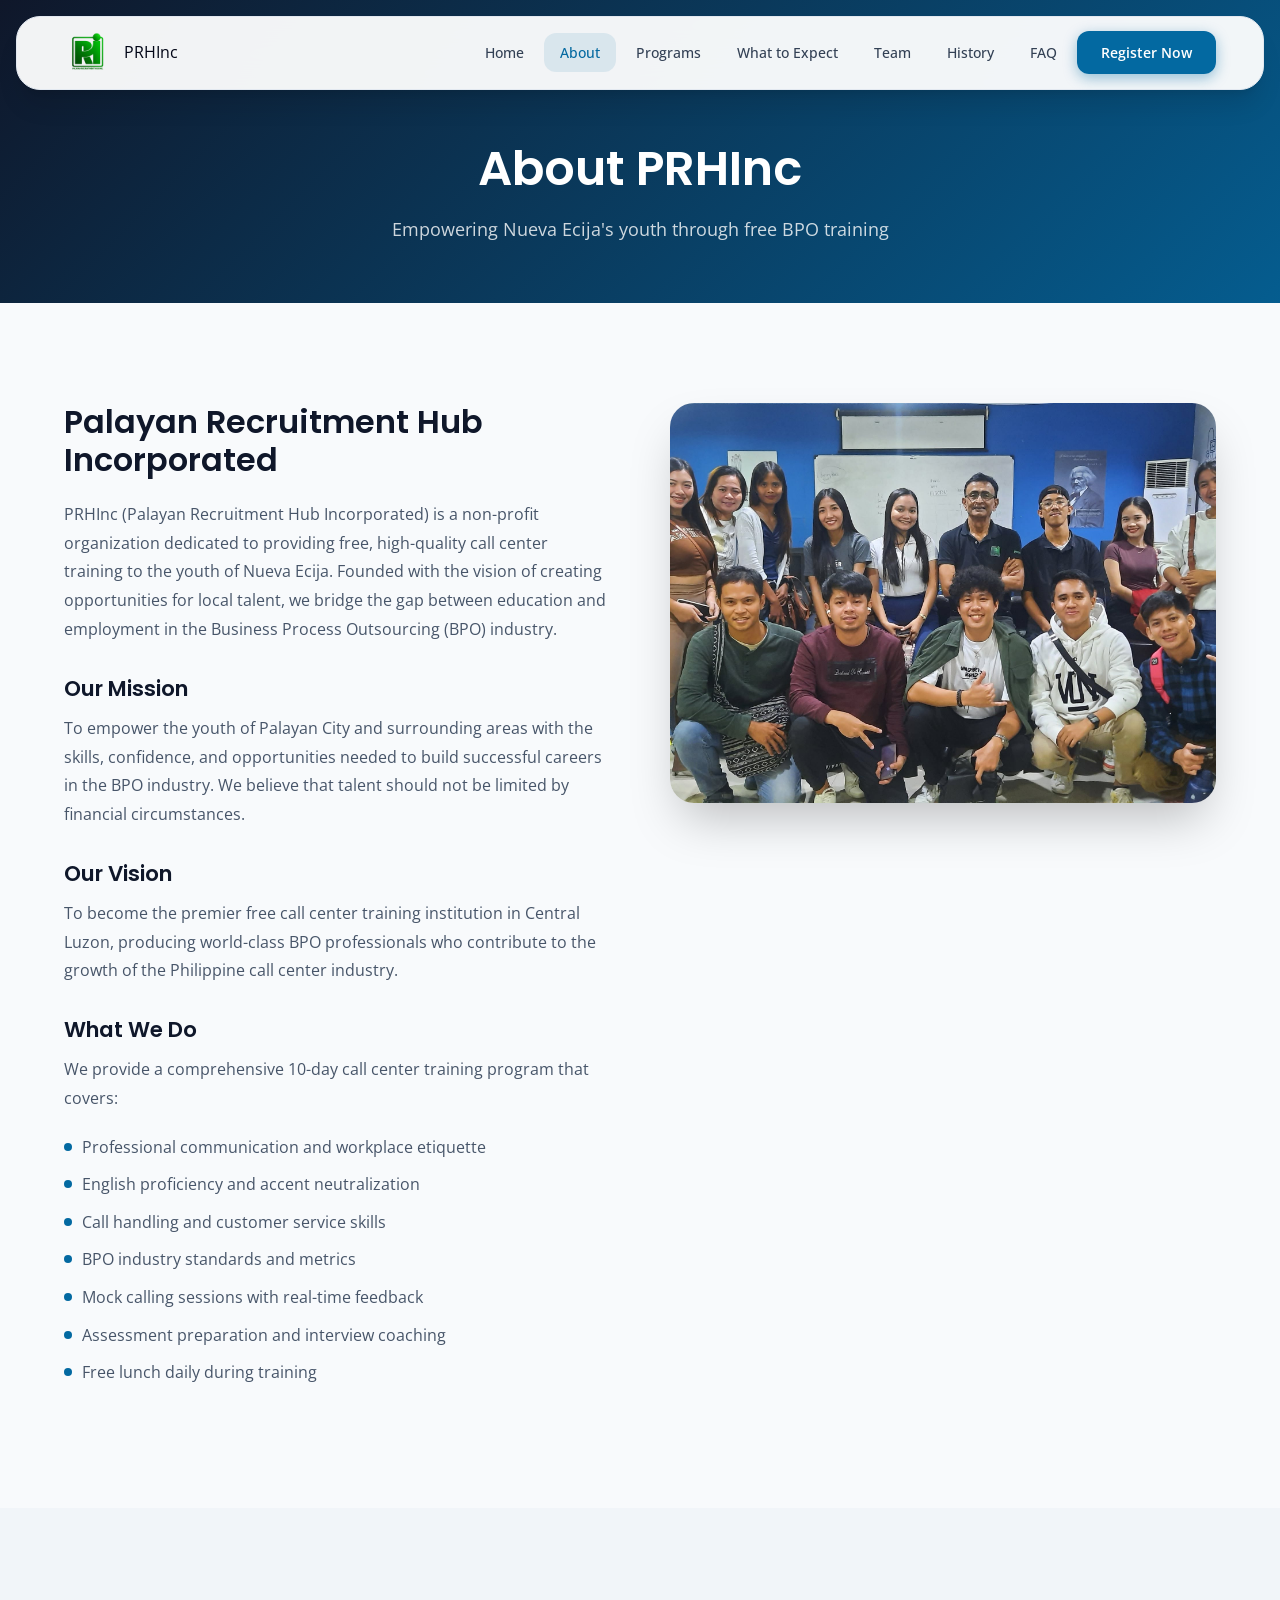
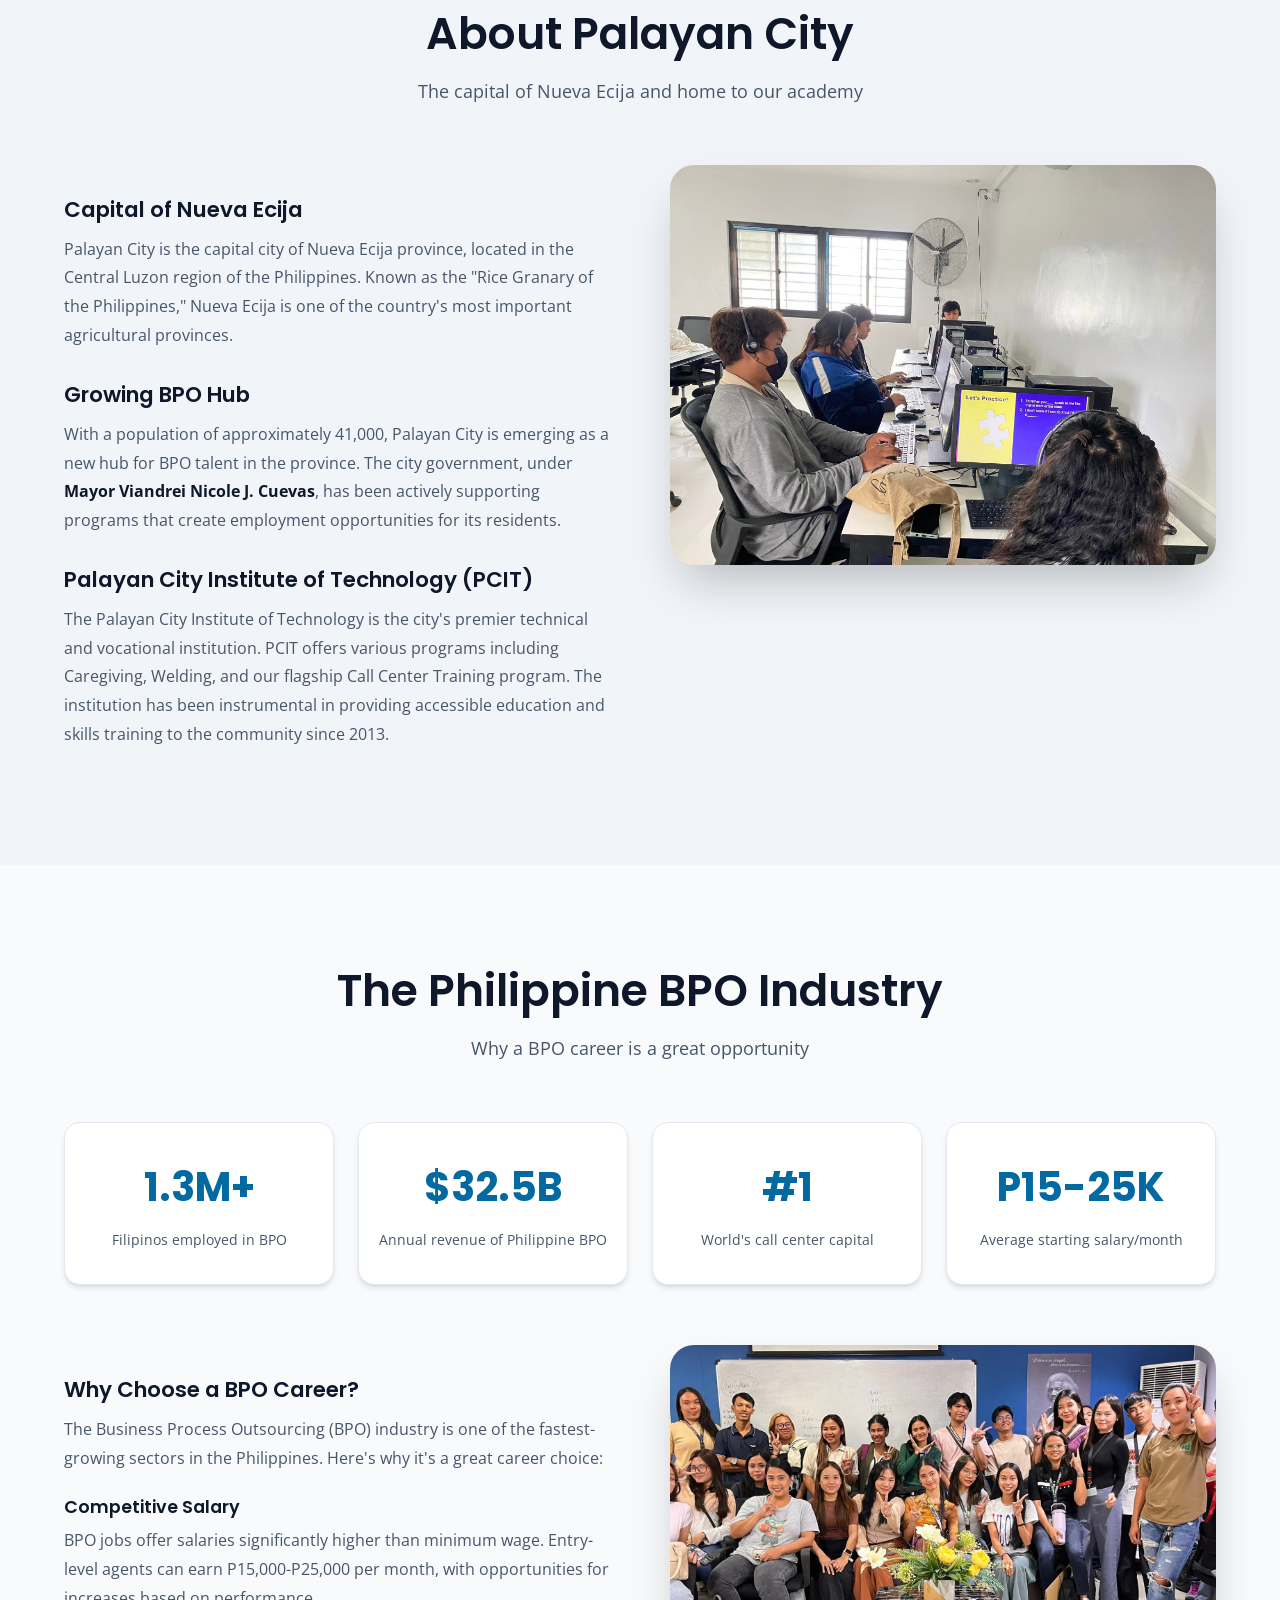
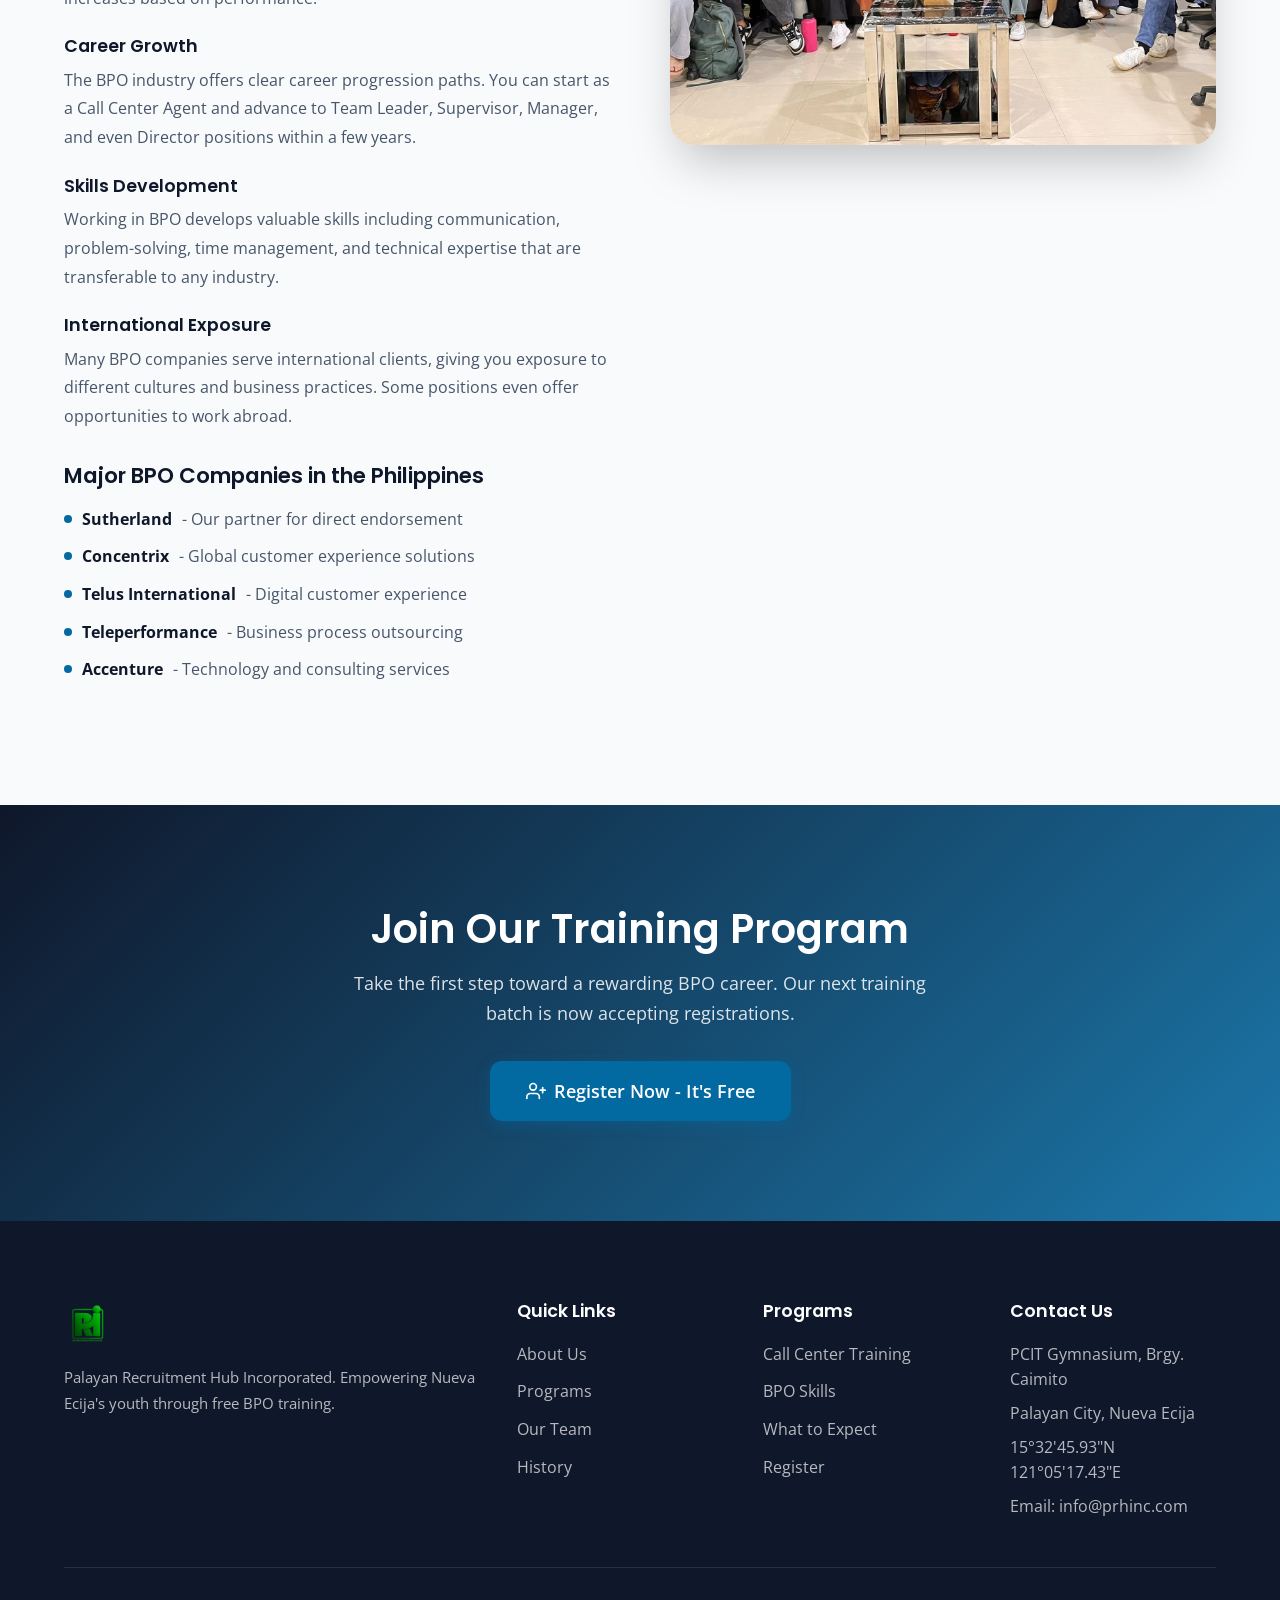
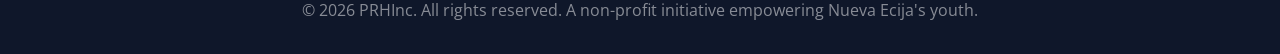
<file: about.html>
<!DOCTYPE html>
<html lang="en">
<head>
    <meta charset="UTF-8">
    <meta name="viewport" content="width=device-width, initial-scale=1.0">
    <title>About Us - PRHInc | Palayan City Call Center Academy</title>
    <link rel="icon" type="image/png" href="images/prhinclogo.png">
    <link rel="stylesheet" href="css/styles.css">
</head>
<body>
    <!-- Navigation -->
    <nav class="navbar">
        <div class="nav-container">
            <a href="index.html" class="nav-logo">
                <img src="images/prhinclogo.png" alt="PRHInc Logo" class="logo-img">
                <span>PRHInc</span>
            </a>
            <button class="nav-toggle" aria-label="Toggle navigation">
                <span></span><span></span><span></span>
            </button>
            <ul class="nav-menu">
                <li><a href="index.html" class="nav-link">Home</a></li>
                <li><a href="about.html" class="nav-link active">About</a></li>
                <li><a href="programs.html" class="nav-link">Programs</a></li>
                <li><a href="expect.html" class="nav-link">What to Expect</a></li>
                <li><a href="team.html" class="nav-link">Team</a></li>
                <li><a href="history.html" class="nav-link">History</a></li>
                <li><a href="faq.html" class="nav-link">FAQ</a></li>
                <li><a href="register.html" class="nav-link nav-cta">Register Now</a></li>
            </ul>
        </div>
    </nav>

    <!-- Page Header -->
    <section class="page-header">
        <div class="container">
            <h1>About PRHInc</h1>
            <p>Empowering Nueva Ecija's youth through free BPO training</p>
        </div>
    </section>

    <!-- About Content -->
    <section class="section">
        <div class="container">
            <div class="content-grid">
                <div class="content-main">
                    <h2>Palayan Recruitment Hub Incorporated</h2>
                    <p>PRHInc (Palayan Recruitment Hub Incorporated) is a non-profit organization dedicated to providing free, high-quality call center training to the youth of Nueva Ecija. Founded with the vision of creating opportunities for local talent, we bridge the gap between education and employment in the Business Process Outsourcing (BPO) industry.</p>
                    
                    <h3>Our Mission</h3>
                    <p>To empower the youth of Palayan City and surrounding areas with the skills, confidence, and opportunities needed to build successful careers in the BPO industry. We believe that talent should not be limited by financial circumstances.</p>
                    
                    <h3>Our Vision</h3>
                    <p>To become the premier free call center training institution in Central Luzon, producing world-class BPO professionals who contribute to the growth of the Philippine call center industry.</p>

                    <h3>What We Do</h3>
                    <p>We provide a comprehensive 10-day call center training program that covers:</p>
                    <ul class="content-list">
                        <li>Professional communication and workplace etiquette</li>
                        <li>English proficiency and accent neutralization</li>
                        <li>Call handling and customer service skills</li>
                        <li>BPO industry standards and metrics</li>
                        <li>Mock calling sessions with real-time feedback</li>
                        <li>Assessment preparation and interview coaching</li>
                        <li>Free lunch daily during training</li>
                    </ul>
                </div>
                <div class="content-sidebar">
                    <img src="images/resources/tr2.jpg" alt="PRHInc Training" loading="lazy" class="sidebar-image">
                </div>
            </div>
        </div>
    </section>

    <!-- Palayan City Section -->
    <section class="section section-alt">
        <div class="container">
            <div class="section-header">
                <h2 class="section-title">About Palayan City</h2>
                <p class="section-subtitle">The capital of Nueva Ecija and home to our academy</p>
            </div>
            <div class="content-grid reverse">
                <div class="content-sidebar">
                    <img src="images/resources/tr7.jpg" alt="Palayan City" loading="lazy" class="sidebar-image">
                </div>
                <div class="content-main">
                    <h3>Capital of Nueva Ecija</h3>
                    <p>Palayan City is the capital city of Nueva Ecija province, located in the Central Luzon region of the Philippines. Known as the "Rice Granary of the Philippines," Nueva Ecija is one of the country's most important agricultural provinces.</p>
                    
                    <h3>Growing BPO Hub</h3>
                    <p>With a population of approximately 41,000, Palayan City is emerging as a new hub for BPO talent in the province. The city government, under <strong>Mayor Viandrei Nicole J. Cuevas</strong>, has been actively supporting programs that create employment opportunities for its residents.</p>

                    <h3>Palayan City Institute of Technology (PCIT)</h3>
                    <p>The Palayan City Institute of Technology is the city's premier technical and vocational institution. PCIT offers various programs including Caregiving, Welding, and our flagship Call Center Training program. The institution has been instrumental in providing accessible education and skills training to the community since 2013.</p>
                </div>
            </div>
        </div>
    </section>

    <!-- BPO Industry Section -->
    <section class="section">
        <div class="container">
            <div class="section-header">
                <h2 class="section-title">The Philippine BPO Industry</h2>
                <p class="section-subtitle">Why a BPO career is a great opportunity</p>
            </div>
            <div class="stats-row">
                <div class="stat-card">
                    <span class="stat-big">1.3M+</span>
                    <span class="stat-desc">Filipinos employed in BPO</span>
                </div>
                <div class="stat-card">
                    <span class="stat-big">$32.5B</span>
                    <span class="stat-desc">Annual revenue of Philippine BPO</span>
                </div>
                <div class="stat-card">
                    <span class="stat-big">#1</span>
                    <span class="stat-desc">World's call center capital</span>
                </div>
                <div class="stat-card">
                    <span class="stat-big">P15-25K</span>
                    <span class="stat-desc">Average starting salary/month</span>
                </div>
            </div>
            <div class="content-grid">
                <div class="content-main">
                    <h3>Why Choose a BPO Career?</h3>
                    <p>The Business Process Outsourcing (BPO) industry is one of the fastest-growing sectors in the Philippines. Here's why it's a great career choice:</p>
                    
                    <h4>Competitive Salary</h4>
                    <p>BPO jobs offer salaries significantly higher than minimum wage. Entry-level agents can earn P15,000-P25,000 per month, with opportunities for increases based on performance.</p>

                    <h4>Career Growth</h4>
                    <p>The BPO industry offers clear career progression paths. You can start as a Call Center Agent and advance to Team Leader, Supervisor, Manager, and even Director positions within a few years.</p>

                    <h4>Skills Development</h4>
                    <p>Working in BPO develops valuable skills including communication, problem-solving, time management, and technical expertise that are transferable to any industry.</p>

                    <h4>International Exposure</h4>
                    <p>Many BPO companies serve international clients, giving you exposure to different cultures and business practices. Some positions even offer opportunities to work abroad.</p>

                    <h3>Major BPO Companies in the Philippines</h3>
                    <ul class="content-list">
                        <li><strong>Sutherland</strong> - Our partner for direct endorsement</li>
                        <li><strong>Concentrix</strong> - Global customer experience solutions</li>
                        <li><strong>Telus International</strong> - Digital customer experience</li>
                        <li><strong>Teleperformance</strong> - Business process outsourcing</li>
                        <li><strong>Accenture</strong> - Technology and consulting services</li>
                    </ul>
                </div>
                <div class="content-sidebar">
                    <img src="images/resources/tr5.jpg" alt="BPO Training" loading="lazy" class="sidebar-image">
                </div>
            </div>
        </div>
    </section>

    <!-- CTA Section -->
    <section class="section cta-section">
        <div class="container">
            <div class="cta-content">
                <h2>Join Our Training Program</h2>
                <p>Take the first step toward a rewarding BPO career. Our next training batch is now accepting registrations.</p>
                <a href="register.html" class="btn btn-accent btn-lg">
                    <svg xmlns="http://www.w3.org/2000/svg" width="20" height="20" viewBox="0 0 24 24" fill="none" stroke="currentColor" stroke-width="2" stroke-linecap="round" stroke-linejoin="round">
                        <path d="M16 21v-2a4 4 0 0 0-4-4H5a4 4 0 0 0-4 4v2"></path>
                        <circle cx="8.5" cy="7" r="4"></circle>
                        <line x1="20" y1="8" x2="20" y2="14"></line>
                        <line x1="23" y1="11" x2="17" y2="11"></line>
                    </svg>
                    Register Now - It's Free
                </a>
            </div>
        </div>
    </section>

    <!-- Footer -->
    <footer class="footer">
        <div class="container">
            <div class="footer-grid">
                <div class="footer-brand">
                    <img src="images/prhinclogo.png" alt="PRHInc Logo" class="footer-logo">
                    <p>Palayan Recruitment Hub Incorporated. Empowering Nueva Ecija's youth through free BPO training.</p>
                </div>
                <div class="footer-links">
                    <h4>Quick Links</h4>
                    <ul>
                        <li><a href="about.html">About Us</a></li>
                        <li><a href="programs.html">Programs</a></li>
                        <li><a href="team.html">Our Team</a></li>
                        <li><a href="history.html">History</a></li>
                    </ul>
                </div>
                <div class="footer-links">
                    <h4>Programs</h4>
                    <ul>
                        <li><a href="programs.html">Call Center Training</a></li>
                        <li><a href="programs.html">BPO Skills</a></li>
                        <li><a href="expect.html">What to Expect</a></li>
                        <li><a href="register.html">Register</a></li>
                    </ul>
                </div>
                <div class="footer-contact">
                    <h4>Contact Us</h4>
                    <p>PCIT Gymnasium, Brgy. Caimito</p>
                    <p>Palayan City, Nueva Ecija</p>
                    <p>15°32'45.93"N 121°05'17.43"E</p>
                    <p>Email: info@prhinc.com</p>
                </div>
            </div>
            <div class="footer-bottom">
                <p>&copy; 2026 PRHInc. All rights reserved. A non-profit initiative empowering Nueva Ecija's youth.</p>
            </div>
        </div>
    </footer>

    <script src="js/turso.js"></script>
    <script src="js/ui-components.js"></script>
    <script src="js/main.js"></script>
</body>
</html>
</file>
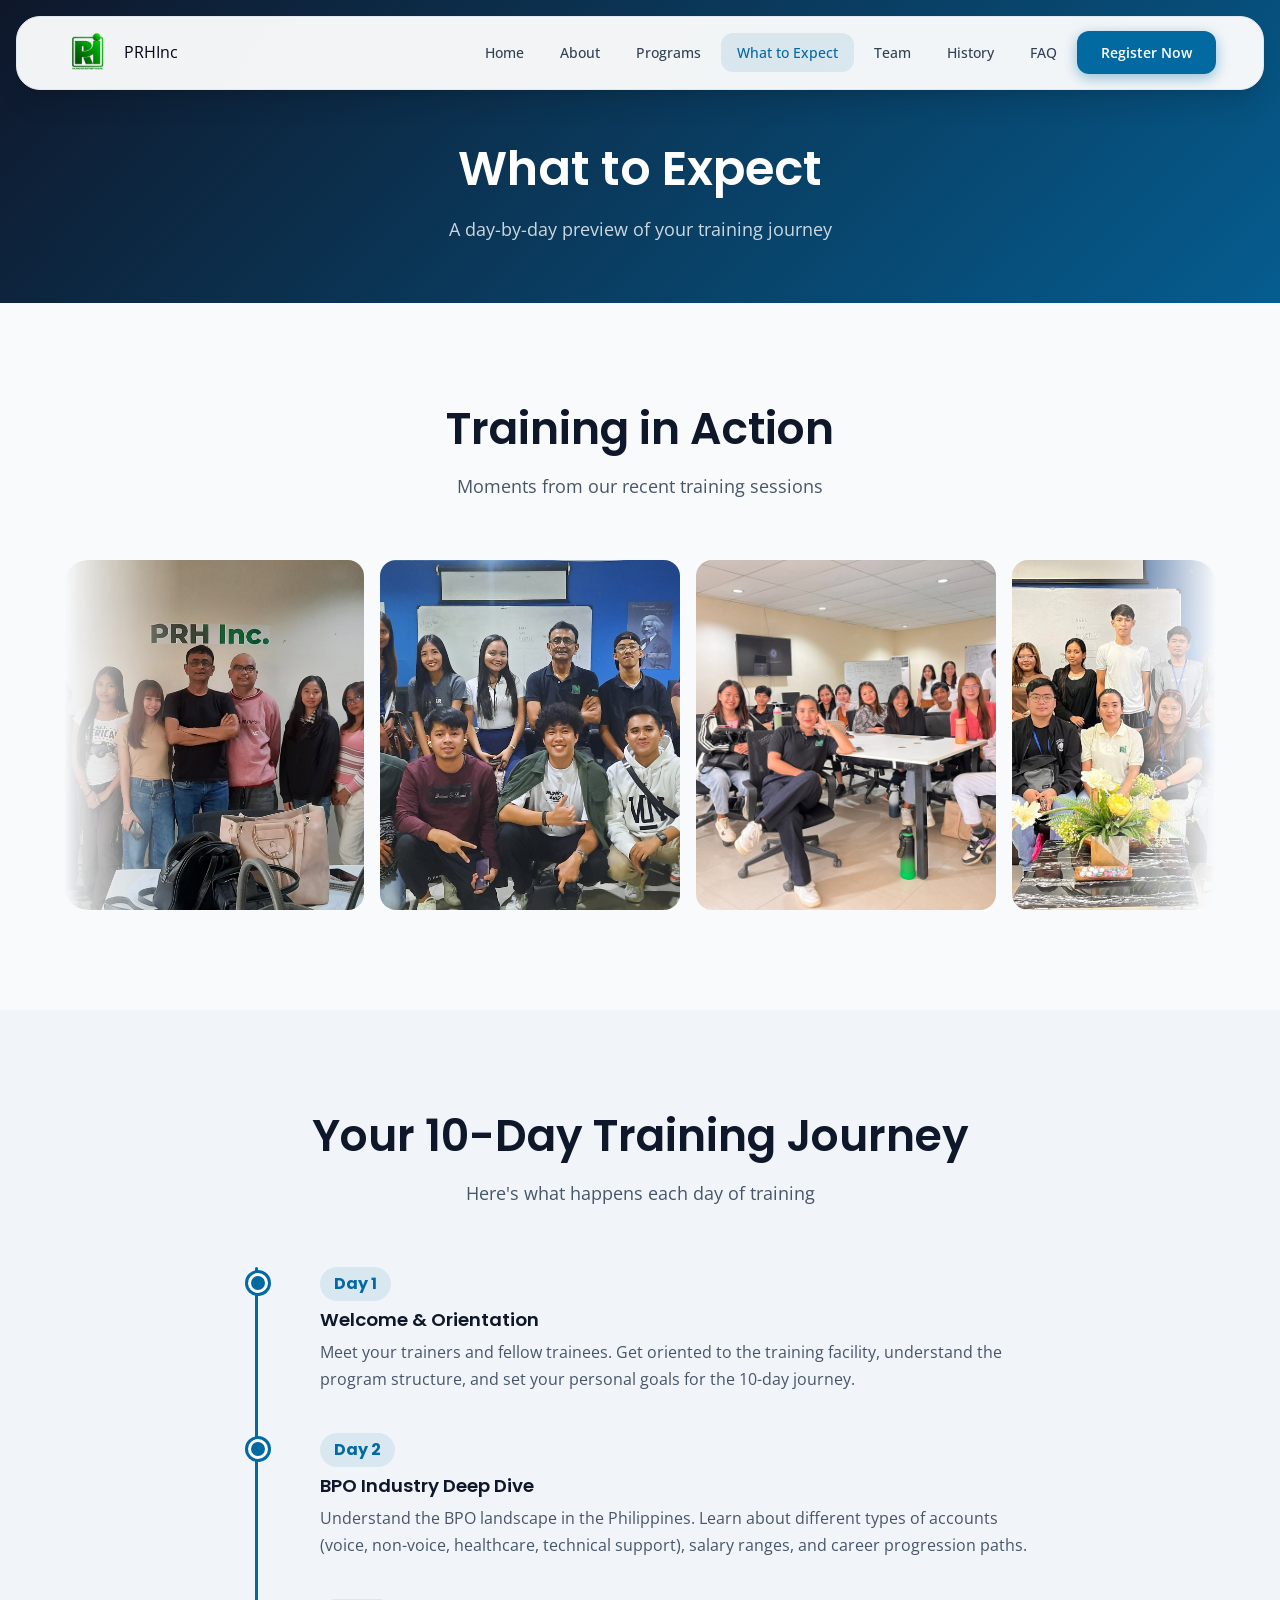
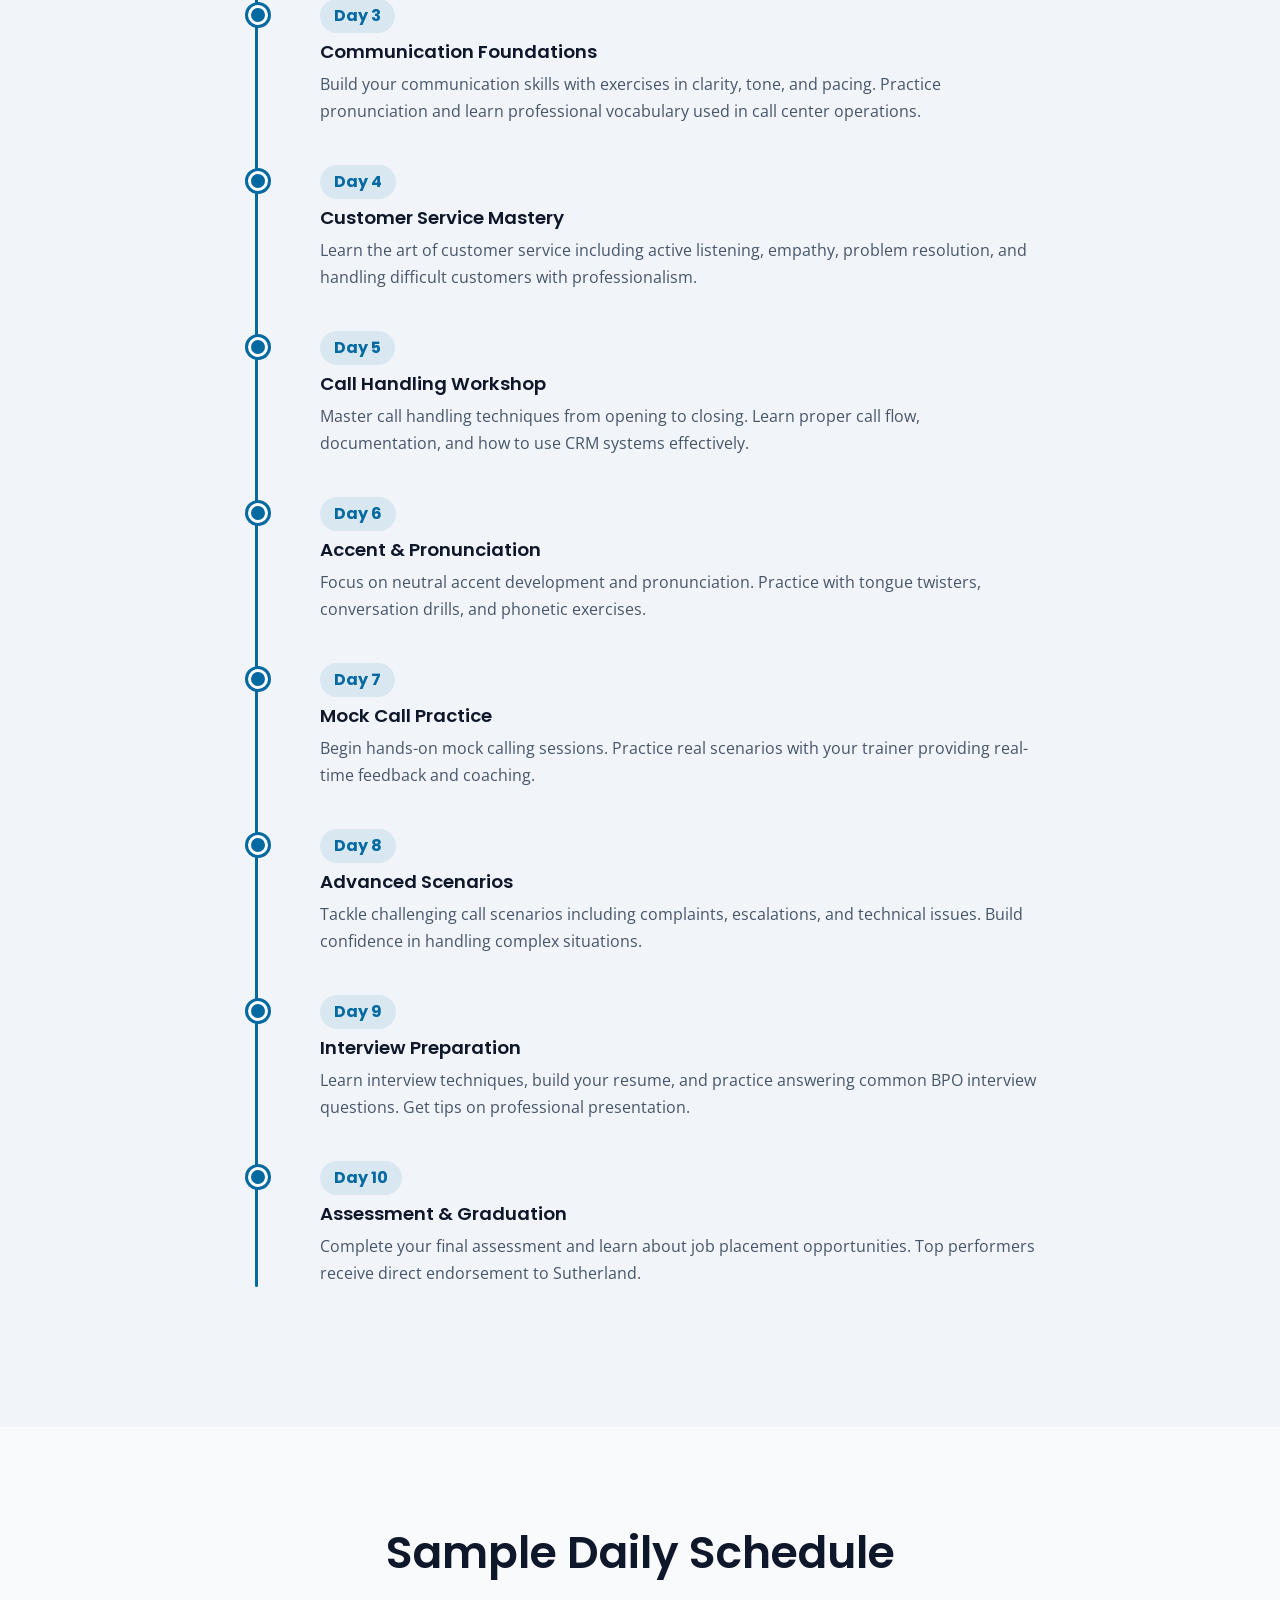
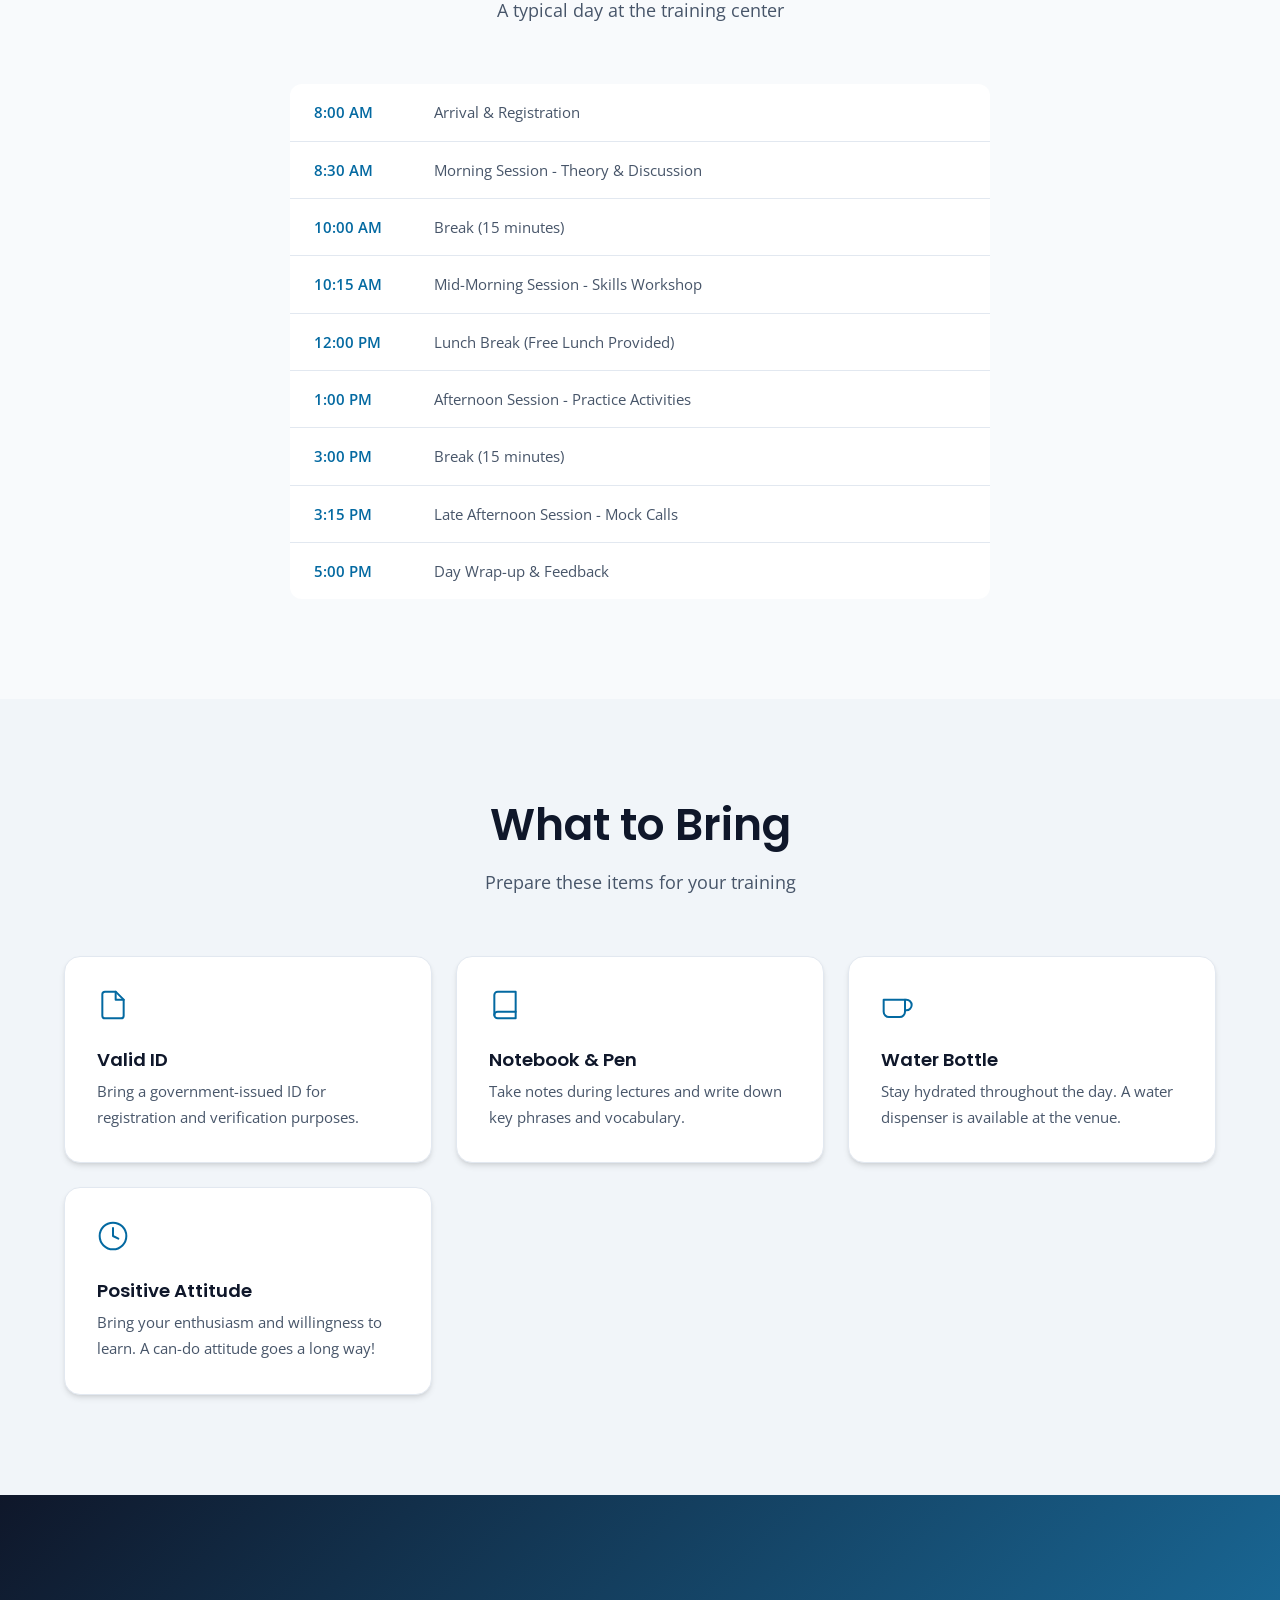
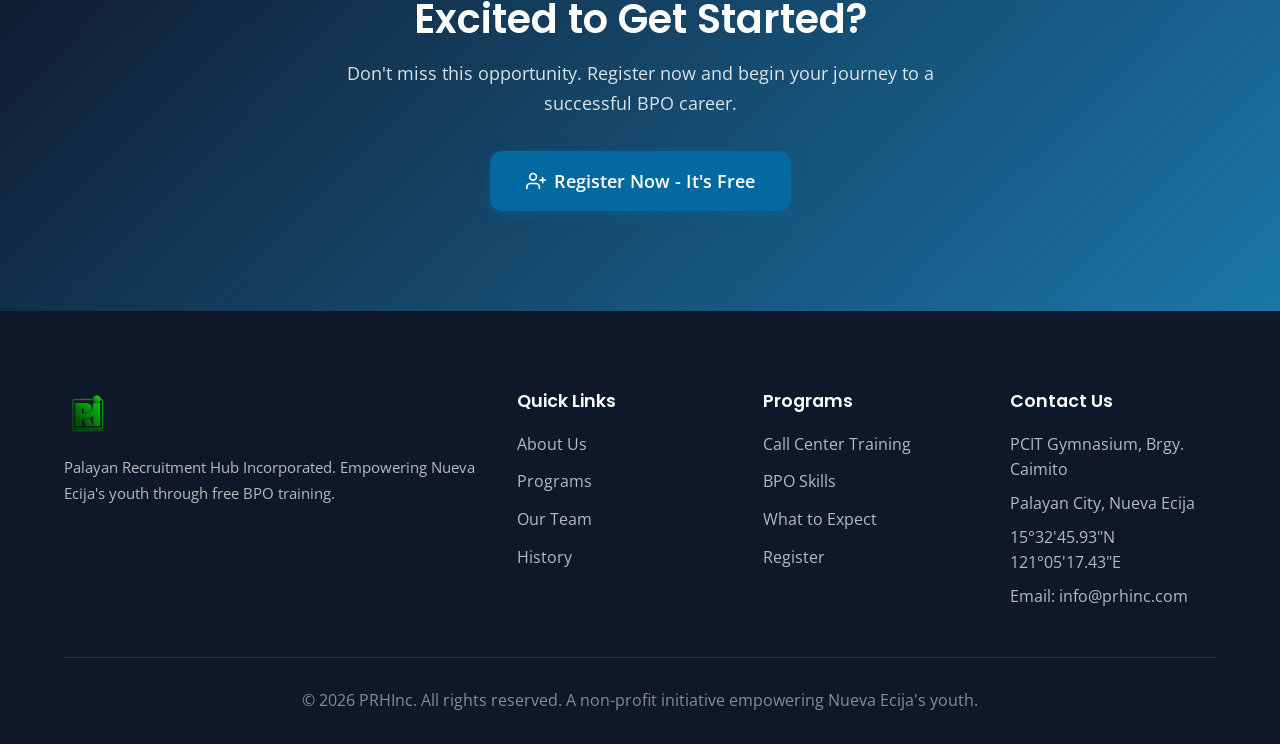
<file: expect.html>
<!DOCTYPE html>
<html lang="en">
<head>
    <meta charset="UTF-8">
    <meta name="viewport" content="width=device-width, initial-scale=1.0">
    <title>What to Expect - PRHInc | Training Experience</title>
    <link rel="icon" type="image/png" href="images/prhinclogo.png">
    <link rel="stylesheet" href="css/styles.css">
</head>
<body>
    <!-- Navigation -->
    <nav class="navbar">
        <div class="nav-container">
            <a href="index.html" class="nav-logo">
                <img src="images/prhinclogo.png" alt="PRHInc Logo" class="logo-img">
                <span>PRHInc</span>
            </a>
            <button class="nav-toggle" aria-label="Toggle navigation">
                <span></span><span></span><span></span>
            </button>
            <ul class="nav-menu">
                <li><a href="index.html" class="nav-link">Home</a></li>
                <li><a href="about.html" class="nav-link">About</a></li>
                <li><a href="programs.html" class="nav-link">Programs</a></li>
                <li><a href="expect.html" class="nav-link active">What to Expect</a></li>
                <li><a href="team.html" class="nav-link">Team</a></li>
                <li><a href="history.html" class="nav-link">History</a></li>
                <li><a href="faq.html" class="nav-link">FAQ</a></li>
                <li><a href="register.html" class="nav-link nav-cta">Register Now</a></li>
            </ul>
        </div>
    </nav>

    <!-- Page Header -->
    <section class="page-header">
        <div class="container">
            <h1>What to Expect</h1>
            <p>A day-by-day preview of your training journey</p>
        </div>
    </section>

    <!-- Training Gallery Carousel -->
    <section class="section">
        <div class="container">
            <div class="section-header">
                <h2 class="section-title">Training in Action</h2>
                <p class="section-subtitle">Moments from our recent training sessions</p>
            </div>
            <div class="carousel-wrapper">
                <div class="carousel-track" id="expectCarousel">
                    <div class="carousel-slide"><img src="images/resources/tr1.jpg" alt="Training Session" loading="lazy"></div>
                    <div class="carousel-slide"><img src="images/resources/tr2.jpg" alt="Training Session" loading="lazy"></div>
                    <div class="carousel-slide"><img src="images/resources/tr3.jpg" alt="Training Session" loading="lazy"></div>
                    <div class="carousel-slide"><img src="images/resources/tr4.jpg" alt="Training Session" loading="lazy"></div>
                    <div class="carousel-slide"><img src="images/resources/tr5.jpg" alt="Training Session" loading="lazy"></div>
                    <div class="carousel-slide"><img src="images/resources/tr6.jpg" alt="Training Session" loading="lazy"></div>
                    <div class="carousel-slide"><img src="images/resources/tr7.jpg" alt="Training Session" loading="lazy"></div>
                    <div class="carousel-slide"><img src="images/resources/tr8.jpg" alt="Training Session" loading="lazy"></div>
                    <div class="carousel-slide"><img src="images/resources/tr9.jpg" alt="Training Session" loading="lazy"></div>
                    <div class="carousel-slide"><img src="images/resources/tr10.jpg" alt="Training Session" loading="lazy"></div>
                    <div class="carousel-slide"><img src="images/resources/tr11.jpg" alt="Training Session" loading="lazy"></div>
                    <!-- Duplicates for seamless loop -->
                    <div class="carousel-slide"><img src="images/resources/tr1.jpg" alt="Training Session" loading="lazy"></div>
                    <div class="carousel-slide"><img src="images/resources/tr2.jpg" alt="Training Session" loading="lazy"></div>
                    <div class="carousel-slide"><img src="images/resources/tr3.jpg" alt="Training Session" loading="lazy"></div>
                    <div class="carousel-slide"><img src="images/resources/tr4.jpg" alt="Training Session" loading="lazy"></div>
                    <div class="carousel-slide"><img src="images/resources/tr5.jpg" alt="Training Session" loading="lazy"></div>
                    <div class="carousel-slide"><img src="images/resources/tr6.jpg" alt="Training Session" loading="lazy"></div>
                    <div class="carousel-slide"><img src="images/resources/tr7.jpg" alt="Training Session" loading="lazy"></div>
                    <div class="carousel-slide"><img src="images/resources/tr8.jpg" alt="Training Session" loading="lazy"></div>
                    <div class="carousel-slide"><img src="images/resources/tr9.jpg" alt="Training Session" loading="lazy"></div>
                    <div class="carousel-slide"><img src="images/resources/tr10.jpg" alt="Training Session" loading="lazy"></div>
                    <div class="carousel-slide"><img src="images/resources/tr11.jpg" alt="Training Session" loading="lazy"></div>
                </div>
            </div>
        </div>
    </section>

    <!-- Day by Day -->
    <section class="section section-alt">
        <div class="container">
            <div class="section-header">
                <h2 class="section-title">Your 10-Day Training Journey</h2>
                <p class="section-subtitle">Here's what happens each day of training</p>
            </div>
            <div class="timeline">
                <div class="timeline-item">
                    <div class="timeline-marker">Day 1</div>
                    <div class="timeline-content">
                        <h3>Welcome & Orientation</h3>
                        <p>Meet your trainers and fellow trainees. Get oriented to the training facility, understand the program structure, and set your personal goals for the 10-day journey.</p>
                    </div>
                </div>
                <div class="timeline-item">
                    <div class="timeline-marker">Day 2</div>
                    <div class="timeline-content">
                        <h3>BPO Industry Deep Dive</h3>
                        <p>Understand the BPO landscape in the Philippines. Learn about different types of accounts (voice, non-voice, healthcare, technical support), salary ranges, and career progression paths.</p>
                    </div>
                </div>
                <div class="timeline-item">
                    <div class="timeline-marker">Day 3</div>
                    <div class="timeline-content">
                        <h3>Communication Foundations</h3>
                        <p>Build your communication skills with exercises in clarity, tone, and pacing. Practice pronunciation and learn professional vocabulary used in call center operations.</p>
                    </div>
                </div>
                <div class="timeline-item">
                    <div class="timeline-marker">Day 4</div>
                    <div class="timeline-content">
                        <h3>Customer Service Mastery</h3>
                        <p>Learn the art of customer service including active listening, empathy, problem resolution, and handling difficult customers with professionalism.</p>
                    </div>
                </div>
                <div class="timeline-item">
                    <div class="timeline-marker">Day 5</div>
                    <div class="timeline-content">
                        <h3>Call Handling Workshop</h3>
                        <p>Master call handling techniques from opening to closing. Learn proper call flow, documentation, and how to use CRM systems effectively.</p>
                    </div>
                </div>
                <div class="timeline-item">
                    <div class="timeline-marker">Day 6</div>
                    <div class="timeline-content">
                        <h3>Accent & Pronunciation</h3>
                        <p>Focus on neutral accent development and pronunciation. Practice with tongue twisters, conversation drills, and phonetic exercises.</p>
                    </div>
                </div>
                <div class="timeline-item">
                    <div class="timeline-marker">Day 7</div>
                    <div class="timeline-content">
                        <h3>Mock Call Practice</h3>
                        <p>Begin hands-on mock calling sessions. Practice real scenarios with your trainer providing real-time feedback and coaching.</p>
                    </div>
                </div>
                <div class="timeline-item">
                    <div class="timeline-marker">Day 8</div>
                    <div class="timeline-content">
                        <h3>Advanced Scenarios</h3>
                        <p>Tackle challenging call scenarios including complaints, escalations, and technical issues. Build confidence in handling complex situations.</p>
                    </div>
                </div>
                <div class="timeline-item">
                    <div class="timeline-marker">Day 9</div>
                    <div class="timeline-content">
                        <h3>Interview Preparation</h3>
                        <p>Learn interview techniques, build your resume, and practice answering common BPO interview questions. Get tips on professional presentation.</p>
                    </div>
                </div>
                <div class="timeline-item">
                    <div class="timeline-marker">Day 10</div>
                    <div class="timeline-content">
                        <h3>Assessment & Graduation</h3>
                        <p>Complete your final assessment and learn about job placement opportunities. Top performers receive direct endorsement to Sutherland.</p>
                    </div>
                </div>
            </div>
        </div>
    </section>

    <!-- Daily Schedule -->
    <section class="section">
        <div class="container">
            <div class="section-header">
                <h2 class="section-title">Sample Daily Schedule</h2>
                <p class="section-subtitle">A typical day at the training center</p>
            </div>
            <div class="schedule-table">
                <div class="schedule-row">
                    <div class="schedule-time">8:00 AM</div>
                    <div class="schedule-activity">Arrival & Registration</div>
                </div>
                <div class="schedule-row">
                    <div class="schedule-time">8:30 AM</div>
                    <div class="schedule-activity">Morning Session - Theory & Discussion</div>
                </div>
                <div class="schedule-row">
                    <div class="schedule-time">10:00 AM</div>
                    <div class="schedule-activity">Break (15 minutes)</div>
                </div>
                <div class="schedule-row">
                    <div class="schedule-time">10:15 AM</div>
                    <div class="schedule-activity">Mid-Morning Session - Skills Workshop</div>
                </div>
                <div class="schedule-row">
                    <div class="schedule-time">12:00 PM</div>
                    <div class="schedule-activity">Lunch Break (Free Lunch Provided)</div>
                </div>
                <div class="schedule-row">
                    <div class="schedule-time">1:00 PM</div>
                    <div class="schedule-activity">Afternoon Session - Practice Activities</div>
                </div>
                <div class="schedule-row">
                    <div class="schedule-time">3:00 PM</div>
                    <div class="schedule-activity">Break (15 minutes)</div>
                </div>
                <div class="schedule-row">
                    <div class="schedule-time">3:15 PM</div>
                    <div class="schedule-activity">Late Afternoon Session - Mock Calls</div>
                </div>
                <div class="schedule-row">
                    <div class="schedule-time">5:00 PM</div>
                    <div class="schedule-activity">Day Wrap-up & Feedback</div>
                </div>
            </div>
        </div>
    </section>

    <!-- What to Bring -->
    <section class="section section-alt">
        <div class="container">
            <div class="section-header">
                <h2 class="section-title">What to Bring</h2>
                <p class="section-subtitle">Prepare these items for your training</p>
            </div>
            <div class="features-grid">
                <div class="feature-card">
                    <div class="feature-icon-inline">
                        <svg xmlns="http://www.w3.org/2000/svg" width="32" height="32" viewBox="0 0 24 24" fill="none" stroke="currentColor" stroke-width="1.5" stroke-linecap="round" stroke-linejoin="round">
                            <path d="M14 2H6a2 2 0 0 0-2 2v16a2 2 0 0 0 2 2h12a2 2 0 0 0 2-2V8z"></path>
                            <polyline points="14 2 14 8 20 8"></polyline>
                        </svg>
                    </div>
                    <h3>Valid ID</h3>
                    <p>Bring a government-issued ID for registration and verification purposes.</p>
                </div>
                <div class="feature-card">
                    <div class="feature-icon-inline">
                        <svg xmlns="http://www.w3.org/2000/svg" width="32" height="32" viewBox="0 0 24 24" fill="none" stroke="currentColor" stroke-width="1.5" stroke-linecap="round" stroke-linejoin="round">
                            <path d="M4 19.5A2.5 2.5 0 0 1 6.5 17H20"></path>
                            <path d="M6.5 2H20v20H6.5A2.5 2.5 0 0 1 4 19.5v-15A2.5 2.5 0 0 1 6.5 2z"></path>
                        </svg>
                    </div>
                    <h3>Notebook & Pen</h3>
                    <p>Take notes during lectures and write down key phrases and vocabulary.</p>
                </div>
                <div class="feature-card">
                    <div class="feature-icon-inline">
                        <svg xmlns="http://www.w3.org/2000/svg" width="32" height="32" viewBox="0 0 24 24" fill="none" stroke="currentColor" stroke-width="1.5" stroke-linecap="round" stroke-linejoin="round">
                            <path d="M18 8h1a4 4 0 0 1 0 8h-1"></path>
                            <path d="M2 8h16v9a4 4 0 0 1-4 4H6a4 4 0 0 1-4-4V8z"></path>
                        </svg>
                    </div>
                    <h3>Water Bottle</h3>
                    <p>Stay hydrated throughout the day. A water dispenser is available at the venue.</p>
                </div>
                <div class="feature-card">
                    <div class="feature-icon-inline">
                        <svg xmlns="http://www.w3.org/2000/svg" width="32" height="32" viewBox="0 0 24 24" fill="none" stroke="currentColor" stroke-width="1.5" stroke-linecap="round" stroke-linejoin="round">
                            <circle cx="12" cy="12" r="10"></circle>
                            <path d="M12 6v6l4 2"></path>
                        </svg>
                    </div>
                    <h3>Positive Attitude</h3>
                    <p>Bring your enthusiasm and willingness to learn. A can-do attitude goes a long way!</p>
                </div>
            </div>
        </div>
    </section>

    <!-- CTA Section -->
    <section class="section cta-section">
        <div class="container">
            <div class="cta-content">
                <h2>Excited to Get Started?</h2>
                <p>Don't miss this opportunity. Register now and begin your journey to a successful BPO career.</p>
                <a href="register.html" class="btn btn-accent btn-lg">
                    <svg xmlns="http://www.w3.org/2000/svg" width="20" height="20" viewBox="0 0 24 24" fill="none" stroke="currentColor" stroke-width="2" stroke-linecap="round" stroke-linejoin="round">
                        <path d="M16 21v-2a4 4 0 0 0-4-4H5a4 4 0 0 0-4 4v2"></path>
                        <circle cx="8.5" cy="7" r="4"></circle>
                        <line x1="20" y1="8" x2="20" y2="14"></line>
                        <line x1="23" y1="11" x2="17" y2="11"></line>
                    </svg>
                    Register Now - It's Free
                </a>
            </div>
        </div>
    </section>

    <!-- Footer -->
    <footer class="footer">
        <div class="container">
            <div class="footer-grid">
                <div class="footer-brand">
                    <img src="images/prhinclogo.png" alt="PRHInc Logo" class="footer-logo">
                    <p>Palayan Recruitment Hub Incorporated. Empowering Nueva Ecija's youth through free BPO training.</p>
                </div>
                <div class="footer-links">
                    <h4>Quick Links</h4>
                    <ul>
                        <li><a href="about.html">About Us</a></li>
                        <li><a href="programs.html">Programs</a></li>
                        <li><a href="team.html">Our Team</a></li>
                        <li><a href="history.html">History</a></li>
                    </ul>
                </div>
                <div class="footer-links">
                    <h4>Programs</h4>
                    <ul>
                        <li><a href="programs.html">Call Center Training</a></li>
                        <li><a href="programs.html">BPO Skills</a></li>
                        <li><a href="expect.html">What to Expect</a></li>
                        <li><a href="register.html">Register</a></li>
                    </ul>
                </div>
                <div class="footer-contact">
                    <h4>Contact Us</h4>
                    <p>PCIT Gymnasium, Brgy. Caimito</p>
                    <p>Palayan City, Nueva Ecija</p>
                    <p>15°32'45.93"N 121°05'17.43"E</p>
                    <p>Email: info@prhinc.com</p>
                </div>
            </div>
            <div class="footer-bottom">
                <p>&copy; 2026 PRHInc. All rights reserved. A non-profit initiative empowering Nueva Ecija's youth.</p>
            </div>
        </div>
    </footer>

    <script src="js/turso.js"></script>
    <script src="js/ui-components.js"></script>
    <script src="js/main.js"></script>
</body>
</html>
</file>
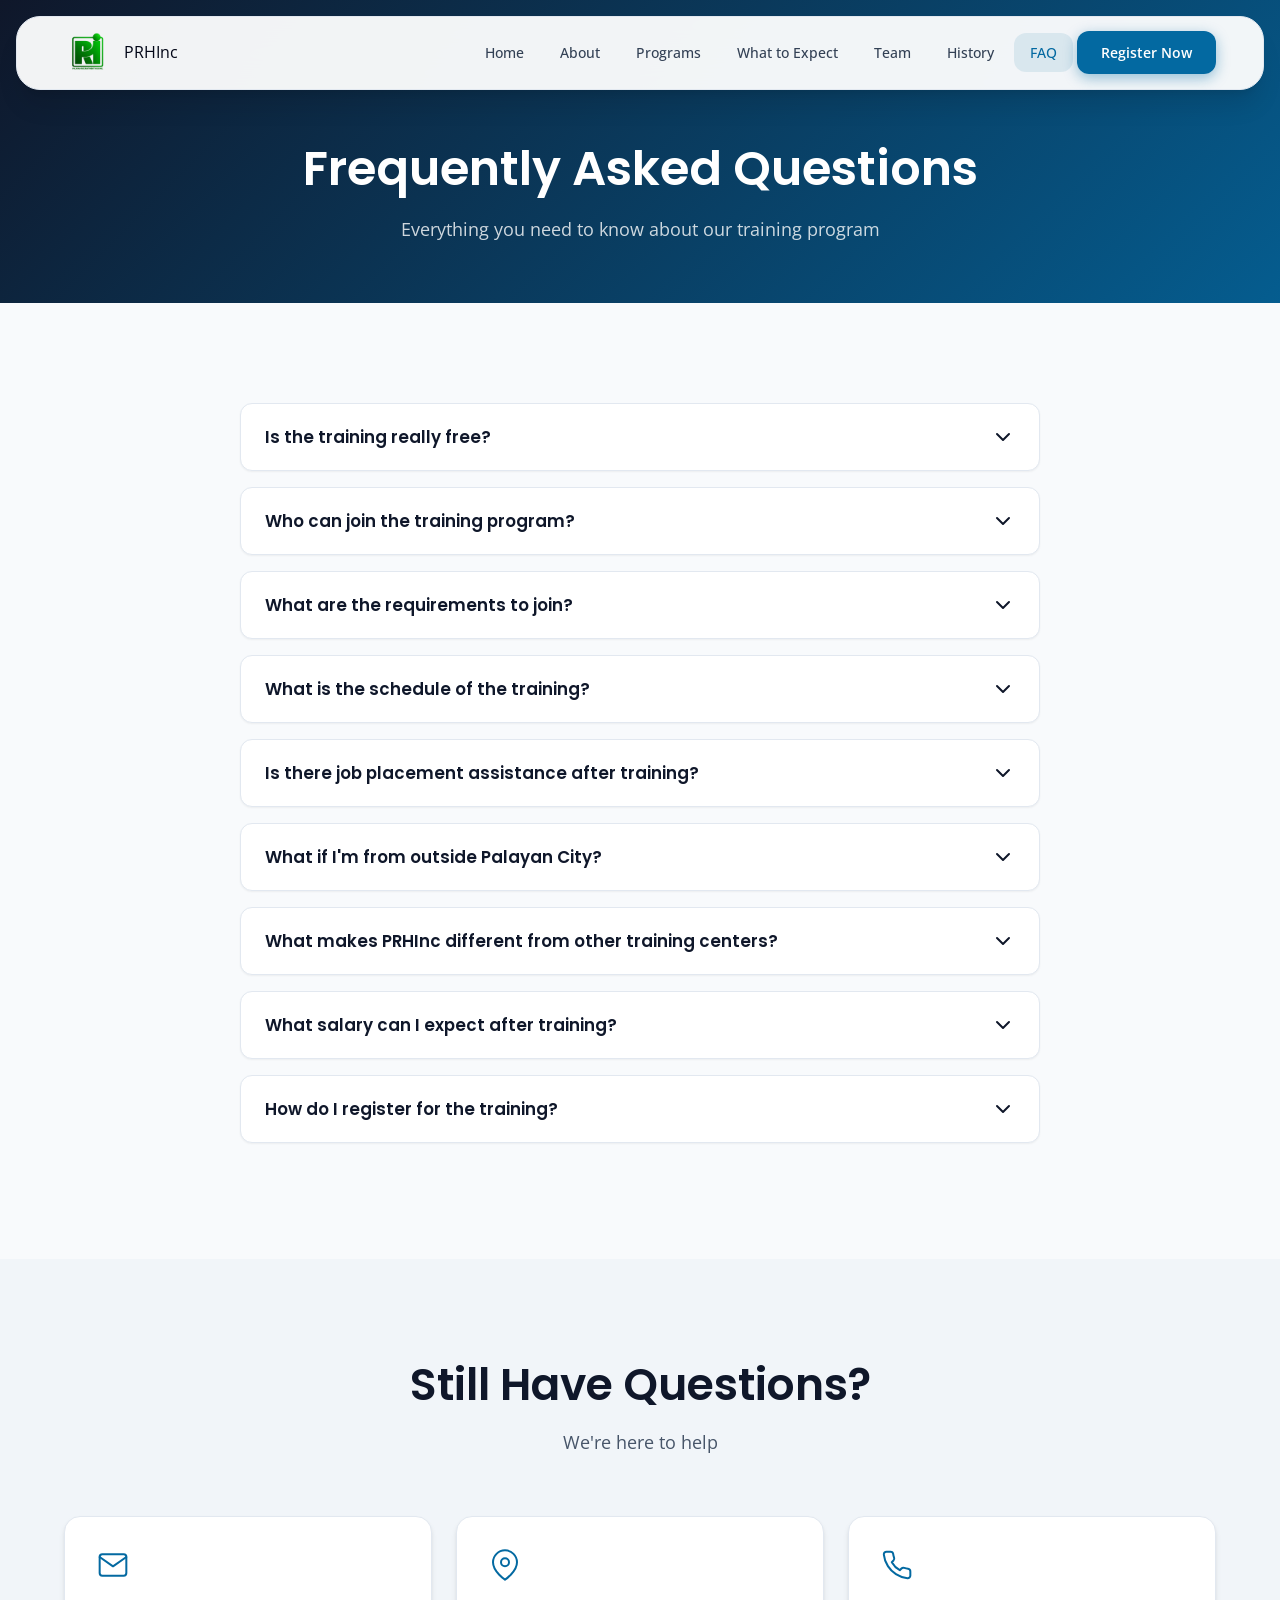
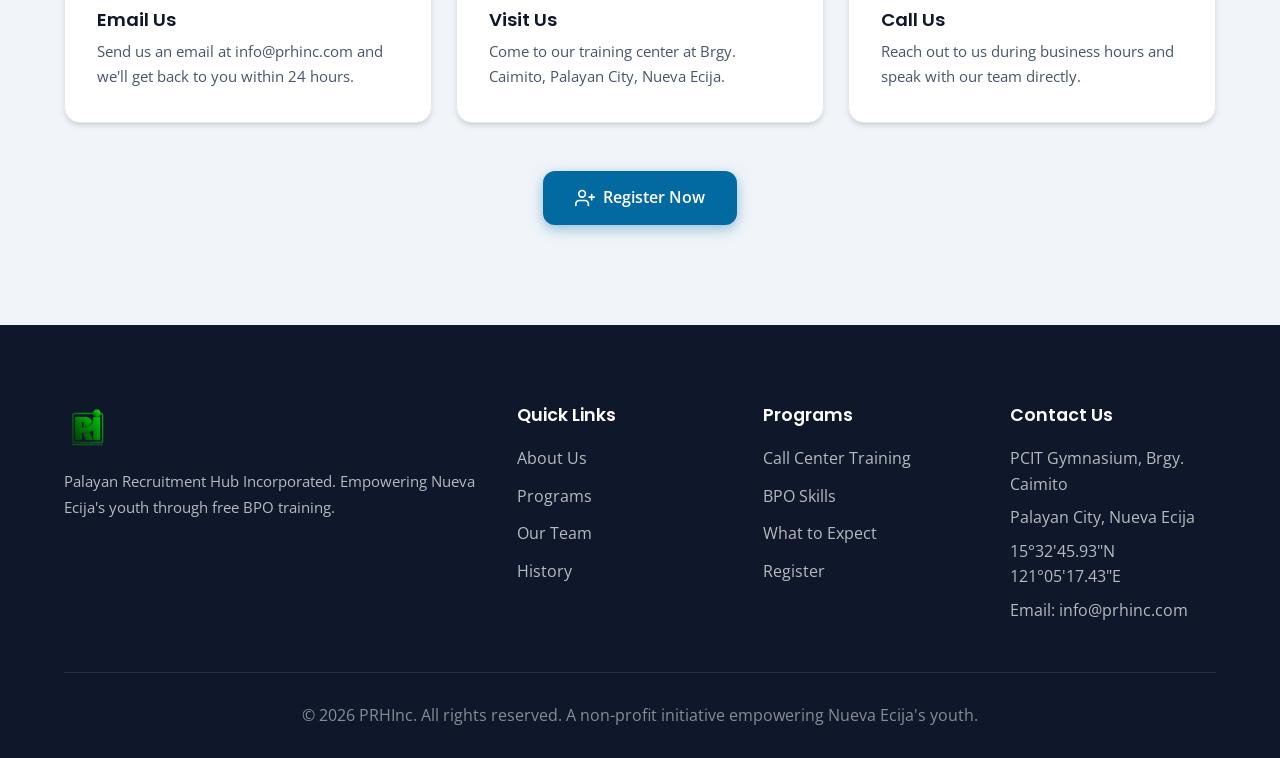
<file: faq.html>
<!DOCTYPE html>
<html lang="en">
<head>
    <meta charset="UTF-8">
    <meta name="viewport" content="width=device-width, initial-scale=1.0">
    <title>FAQ - PRHInc | Frequently Asked Questions</title>
    <link rel="icon" type="image/png" href="images/prhinclogo.png">
    <link rel="stylesheet" href="css/styles.css">
</head>
<body>
    <!-- Navigation -->
    <nav class="navbar">
        <div class="nav-container">
            <a href="index.html" class="nav-logo">
                <img src="images/prhinclogo.png" alt="PRHInc Logo" class="logo-img">
                <span>PRHInc</span>
            </a>
            <button class="nav-toggle" aria-label="Toggle navigation">
                <span></span><span></span><span></span>
            </button>
            <ul class="nav-menu">
                <li><a href="index.html" class="nav-link">Home</a></li>
                <li><a href="about.html" class="nav-link">About</a></li>
                <li><a href="programs.html" class="nav-link">Programs</a></li>
                <li><a href="expect.html" class="nav-link">What to Expect</a></li>
                <li><a href="team.html" class="nav-link">Team</a></li>
                <li><a href="history.html" class="nav-link">History</a></li>
                <li><a href="faq.html" class="nav-link active">FAQ</a></li>
                <li><a href="register.html" class="nav-link nav-cta">Register Now</a></li>
            </ul>
        </div>
    </nav>

    <!-- Page Header -->
    <section class="page-header">
        <div class="container">
            <h1>Frequently Asked Questions</h1>
            <p>Everything you need to know about our training program</p>
        </div>
    </section>

    <!-- FAQ Section -->
    <section class="section">
        <div class="container">
            <div class="faq-container">
                <div class="faq-item">
                    <button class="faq-question" aria-expanded="false">
                        <span>Is the training really free?</span>
                        <svg class="faq-icon" xmlns="http://www.w3.org/2000/svg" width="20" height="20" viewBox="0 0 24 24" fill="none" stroke="currentColor" stroke-width="2" stroke-linecap="round" stroke-linejoin="round">
                            <polyline points="6 9 12 15 18 9"></polyline>
                        </svg>
                    </button>
                    <div class="faq-answer">
                        <p>Yes, absolutely! Our 10-day call center training program is completely free. There are no hidden fees, no tuition costs, and no charges for training materials. We also provide free lunch daily throughout the training.</p>
                    </div>
                </div>
                <div class="faq-item">
                    <button class="faq-question" aria-expanded="false">
                        <span>Who can join the training program?</span>
                        <svg class="faq-icon" xmlns="http://www.w3.org/2000/svg" width="20" height="20" viewBox="0 0 24 24" fill="none" stroke="currentColor" stroke-width="2" stroke-linecap="round" stroke-linejoin="round">
                            <polyline points="6 9 12 15 18 9"></polyline>
                        </svg>
                    </button>
                    <div class="faq-answer">
                        <p>Our training is open to all eligible Filipino citizens, particularly residents of Nueva Ecija and surrounding areas. You must be at least 18 years old, have completed at least high school education, and be willing to commit to the full 10-day training schedule. No prior call center experience is required.</p>
                    </div>
                </div>
                <div class="faq-item">
                    <button class="faq-question" aria-expanded="false">
                        <span>What are the requirements to join?</span>
                        <svg class="faq-icon" xmlns="http://www.w3.org/2000/svg" width="20" height="20" viewBox="0 0 24 24" fill="none" stroke="currentColor" stroke-width="2" stroke-linecap="round" stroke-linejoin="round">
                            <polyline points="6 9 12 15 18 9"></polyline>
                        </svg>
                    </button>
                    <div class="faq-answer">
                        <p>To join our training program, you need: (1) A valid government-issued ID, (2) At least high school education (but college level or graduates are also welcome), (3) Basic English communication skills, (4) Willingness to learn and commitment to attend all 10 days of training, and (5) Completed registration form which you can fill out on our website or in person.</p>
                    </div>
                </div>
                <div class="faq-item">
                    <button class="faq-question" aria-expanded="false">
                        <span>What is the schedule of the training?</span>
                        <svg class="faq-icon" xmlns="http://www.w3.org/2000/svg" width="20" height="20" viewBox="0 0 24 24" fill="none" stroke="currentColor" stroke-width="2" stroke-linecap="round" stroke-linejoin="round">
                            <polyline points="6 9 12 15 18 9"></polyline>
                        </svg>
                    </button>
                    <div class="faq-answer">
                        <p>The training runs for 10 consecutive days (excluding weekends). Sessions typically run from 8:00 AM to 5:00 PM at Brgy. Caimito, Palayan City. New batches start regularly, so check our website or social media for the latest schedule.</p>
                    </div>
                </div>
                <div class="faq-item">
                    <button class="faq-question" aria-expanded="false">
                        <span>Is there job placement assistance after training?</span>
                        <svg class="faq-icon" xmlns="http://www.w3.org/2000/svg" width="20" height="20" viewBox="0 0 24 24" fill="none" stroke="currentColor" stroke-width="2" stroke-linecap="round" stroke-linejoin="round">
                            <polyline points="6 9 12 15 18 9"></polyline>
                        </svg>
                    </button>
                    <div class="faq-answer">
                        <p>Absolutely! Our top-performing graduates receive direct endorsement to Sutherland, one of the largest BPO companies globally. We also provide resume building assistance, interview preparation, and connect graduates with other partner BPO companies. Our employment rate among graduates is over 80%.</p>
                    </div>
                </div>
                <div class="faq-item">
                    <button class="faq-question" aria-expanded="false">
                        <span>What if I'm from outside Palayan City?</span>
                        <svg class="faq-icon" xmlns="http://www.w3.org/2000/svg" width="20" height="20" viewBox="0 0 24 24" fill="none" stroke="currentColor" stroke-width="2" stroke-linecap="round" stroke-linejoin="round">
                            <polyline points="6 9 12 15 18 9"></polyline>
                        </svg>
                    </button>
                    <div class="faq-answer">
                        <p>We welcome trainees from all over Nueva Ecija and neighboring provinces. Training is held at Brgy. Caimito, Palayan City.</p>
                    </div>
                </div>
                <div class="faq-item">
                    <button class="faq-question" aria-expanded="false">
                        <span>What makes PRHInc different from other training centers?</span>
                        <svg class="faq-icon" xmlns="http://www.w3.org/2000/svg" width="20" height="20" viewBox="0 0 24 24" fill="none" stroke="currentColor" stroke-width="2" stroke-linecap="round" stroke-linejoin="round">
                            <polyline points="6 9 12 15 18 9"></polyline>
                        </svg>
                    </button>
                    <div class="faq-answer">
                        <p>PRHInc stands out because: (1) Our training is 100% free with no hidden costs, (2) We provide direct job endorsement to Sutherland, (3) Our trainers have extensive BPO industry experience, (4) We offer hands-on mock calling sessions with real-time feedback, (5) We provide practical benefits like free lunch, and (6) We have strong community support and industry partnerships.</p>
                    </div>
                </div>
                <div class="faq-item">
                    <button class="faq-question" aria-expanded="false">
                        <span>What salary can I expect after training?</span>
                        <svg class="faq-icon" xmlns="http://www.w3.org/2000/svg" width="20" height="20" viewBox="0 0 24 24" fill="none" stroke="currentColor" stroke-width="2" stroke-linecap="round" stroke-linejoin="round">
                            <polyline points="6 9 12 15 18 9"></polyline>
                        </svg>
                    </button>
                    <div class="faq-answer">
                        <p>Once you become a certified agent after completing our training, starting salaries for call center agents in the Philippines typically range from P15,000 to P25,000 per month, depending on the company and account type. Night shift positions often come with additional allowances. With experience and good performance, you can advance to team leader or supervisor positions with significantly higher salaries.</p>
                    </div>
                </div>
                <div class="faq-item">
                    <button class="faq-question" aria-expanded="false">
                        <span>How do I register for the training?</span>
                        <svg class="faq-icon" xmlns="http://www.w3.org/2000/svg" width="20" height="20" viewBox="0 0 24 24" fill="none" stroke="currentColor" stroke-width="2" stroke-linecap="round" stroke-linejoin="round">
                            <polyline points="6 9 12 15 18 9"></polyline>
                        </svg>
                    </button>
                    <div class="faq-answer">
                        <p>Registering is easy! You can fill out our online registration form on this website. Simply click the "Register Now" button, fill in your details (name, email, phone, address, educational attainment), and submit. You'll receive a confirmation email with further instructions. You can also register in person at our training center in Brgy. Caimito, Palayan City.</p>
                    </div>
                </div>
            </div>
        </div>
    </section>

    <!-- Still Have Questions -->
    <section class="section section-alt">
        <div class="container">
            <div class="section-header">
                <h2 class="section-title">Still Have Questions?</h2>
                <p class="section-subtitle">We're here to help</p>
            </div>
            <div class="features-grid">
                <div class="feature-card">
                    <div class="feature-icon-inline">
                        <svg xmlns="http://www.w3.org/2000/svg" width="32" height="32" viewBox="0 0 24 24" fill="none" stroke="currentColor" stroke-width="1.5" stroke-linecap="round" stroke-linejoin="round">
                            <path d="M4 4h16c1.1 0 2 .9 2 2v12c0 1.1-.9 2-2 2H4c-1.1 0-2-.9-2-2V6c0-1.1.9-2 2-2z"></path>
                            <polyline points="22,6 12,13 2,6"></polyline>
                        </svg>
                    </div>
                    <h3>Email Us</h3>
                    <p>Send us an email at info@prhinc.com and we'll get back to you within 24 hours.</p>
                </div>
                <div class="feature-card">
                    <div class="feature-icon-inline">
                        <svg xmlns="http://www.w3.org/2000/svg" width="32" height="32" viewBox="0 0 24 24" fill="none" stroke="currentColor" stroke-width="1.5" stroke-linecap="round" stroke-linejoin="round">
                            <path d="M21 10c0 7-9 13-9 13s-9-6-9-13a9 9 0 0 1 18 0z"></path>
                            <circle cx="12" cy="10" r="3"></circle>
                        </svg>
                    </div>
                    <h3>Visit Us</h3>
                    <p>Come to our training center at Brgy. Caimito, Palayan City, Nueva Ecija.</p>
                </div>
                <div class="feature-card">
                    <div class="feature-icon-inline">
                        <svg xmlns="http://www.w3.org/2000/svg" width="32" height="32" viewBox="0 0 24 24" fill="none" stroke="currentColor" stroke-width="1.5" stroke-linecap="round" stroke-linejoin="round">
                            <path d="M22 16.92v3a2 2 0 0 1-2.18 2 19.79 19.79 0 0 1-8.63-3.07 19.5 19.5 0 0 1-6-6 19.79 19.79 0 0 1-3.07-8.67A2 2 0 0 1 4.11 2h3a2 2 0 0 1 2 1.72 12.84 12.84 0 0 0 .7 2.81 2 2 0 0 1-.45 2.11L8.09 9.91a16 16 0 0 0 6 6l1.27-1.27a2 2 0 0 1 2.11-.45 12.84 12.84 0 0 0 2.81.7A2 2 0 0 1 22 16.92z"></path>
                        </svg>
                    </div>
                    <h3>Call Us</h3>
                    <p>Reach out to us during business hours and speak with our team directly.</p>
                </div>
            </div>
            <div class="section-cta">
                <a href="register.html" class="btn btn-accent">
                    <svg xmlns="http://www.w3.org/2000/svg" width="20" height="20" viewBox="0 0 24 24" fill="none" stroke="currentColor" stroke-width="2" stroke-linecap="round" stroke-linejoin="round">
                        <path d="M16 21v-2a4 4 0 0 0-4-4H5a4 4 0 0 0-4 4v2"></path>
                        <circle cx="8.5" cy="7" r="4"></circle>
                        <line x1="20" y1="8" x2="20" y2="14"></line>
                        <line x1="23" y1="11" x2="17" y2="11"></line>
                    </svg>
                    Register Now
                </a>
            </div>
        </div>
    </section>

    <!-- Footer -->
    <footer class="footer">
        <div class="container">
            <div class="footer-grid">
                <div class="footer-brand">
                    <img src="images/prhinclogo.png" alt="PRHInc Logo" class="footer-logo">
                    <p>Palayan Recruitment Hub Incorporated. Empowering Nueva Ecija's youth through free BPO training.</p>
                </div>
                <div class="footer-links">
                    <h4>Quick Links</h4>
                    <ul>
                        <li><a href="about.html">About Us</a></li>
                        <li><a href="programs.html">Programs</a></li>
                        <li><a href="team.html">Our Team</a></li>
                        <li><a href="history.html">History</a></li>
                    </ul>
                </div>
                <div class="footer-links">
                    <h4>Programs</h4>
                    <ul>
                        <li><a href="programs.html">Call Center Training</a></li>
                        <li><a href="programs.html">BPO Skills</a></li>
                        <li><a href="expect.html">What to Expect</a></li>
                        <li><a href="register.html">Register</a></li>
                    </ul>
                </div>
                <div class="footer-contact">
                    <h4>Contact Us</h4>
                    <p>PCIT Gymnasium, Brgy. Caimito</p>
                    <p>Palayan City, Nueva Ecija</p>
                    <p>15°32'45.93"N 121°05'17.43"E</p>
                    <p>Email: info@prhinc.com</p>
                </div>
            </div>
            <div class="footer-bottom">
                <p>&copy; 2026 PRHInc. All rights reserved. A non-profit initiative empowering Nueva Ecija's youth.</p>
            </div>
        </div>
    </footer>

    <script src="js/turso.js"></script>
    <script src="js/ui-components.js"></script>
    <script src="js/main.js"></script>
</body>
</html>
</file>
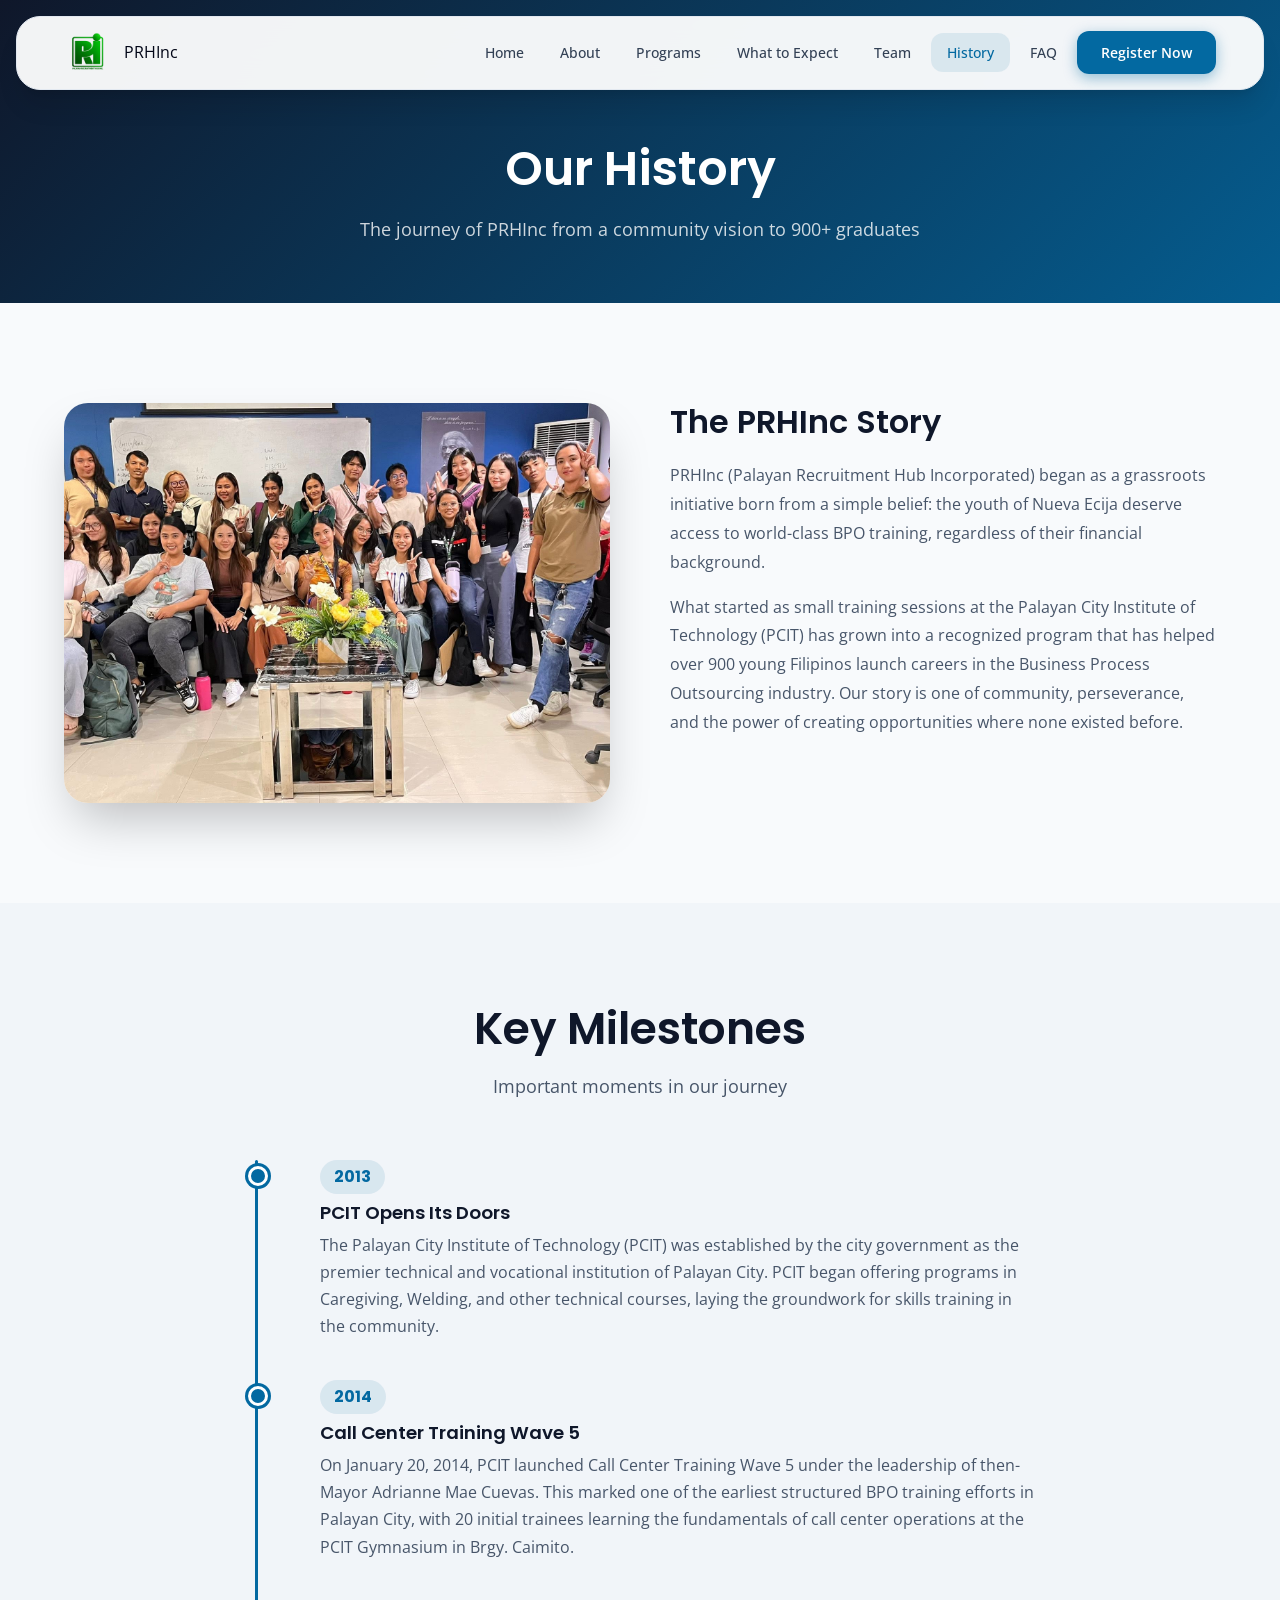
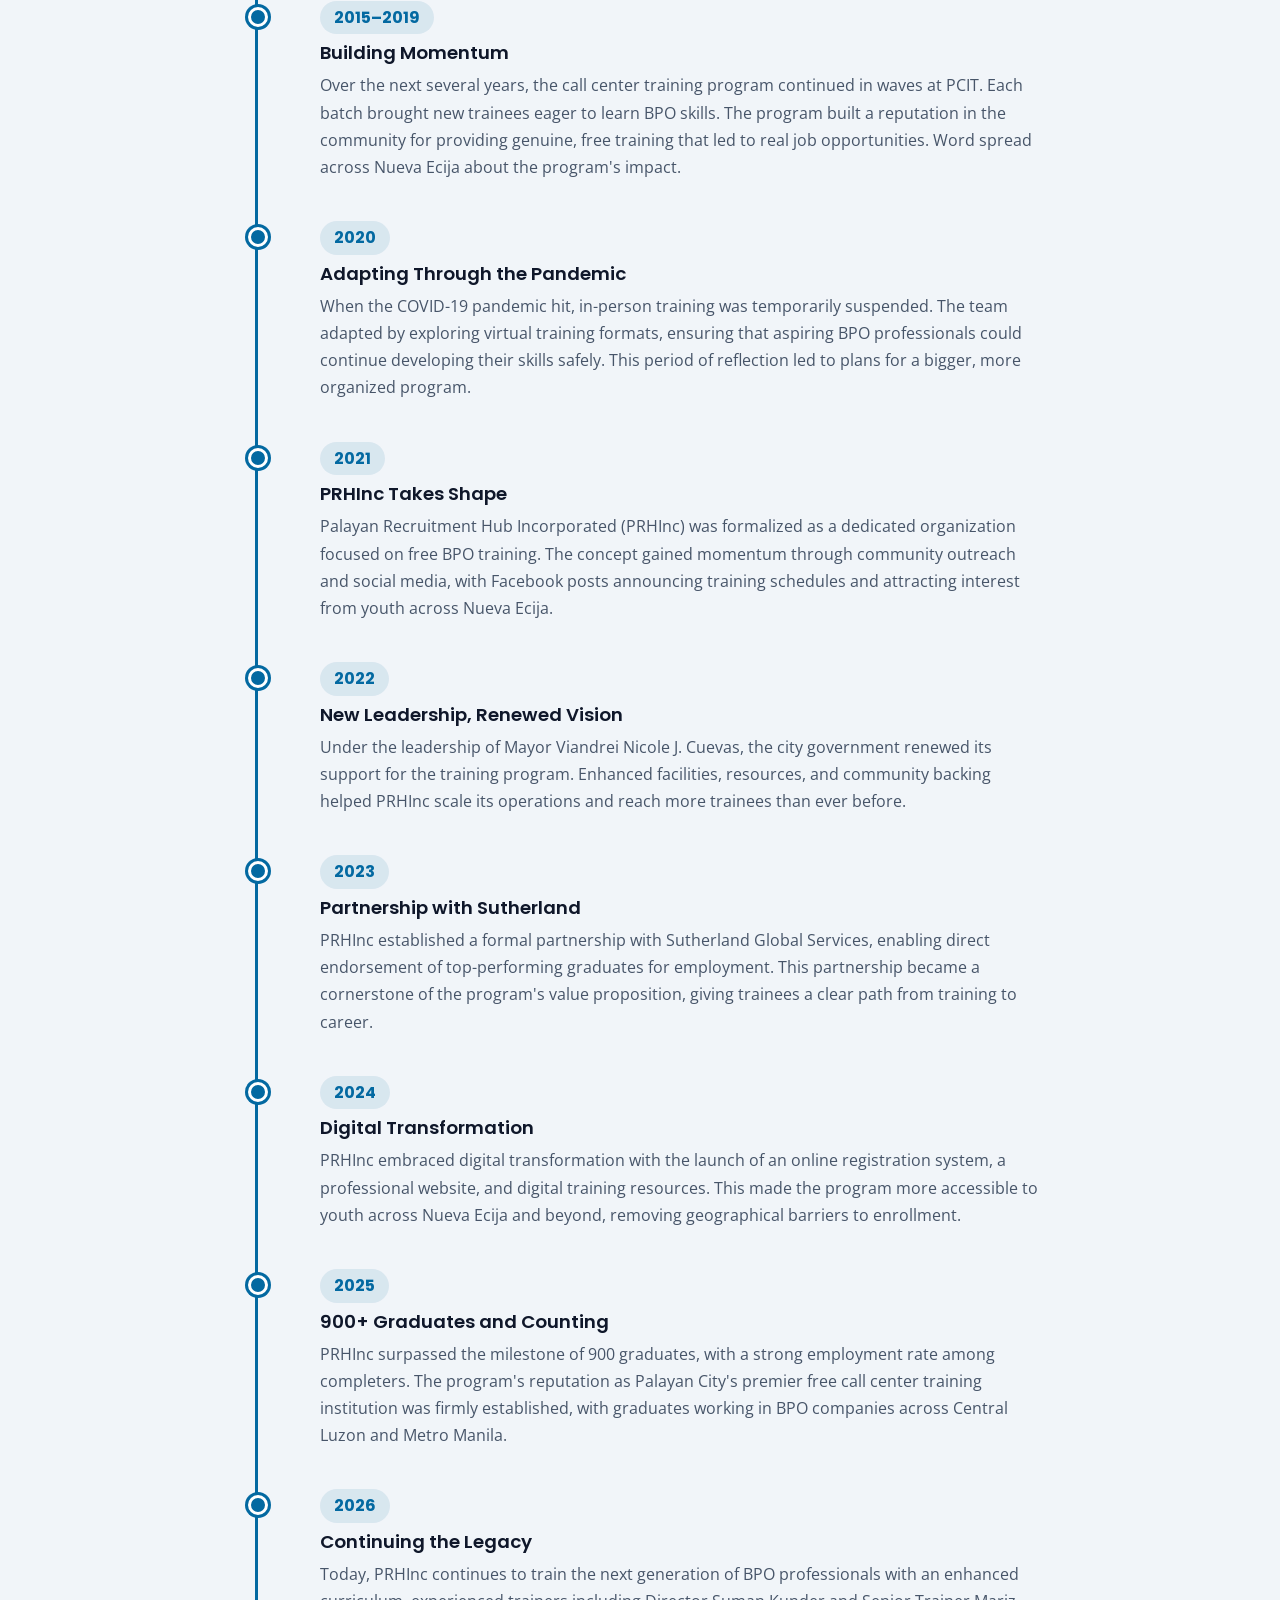
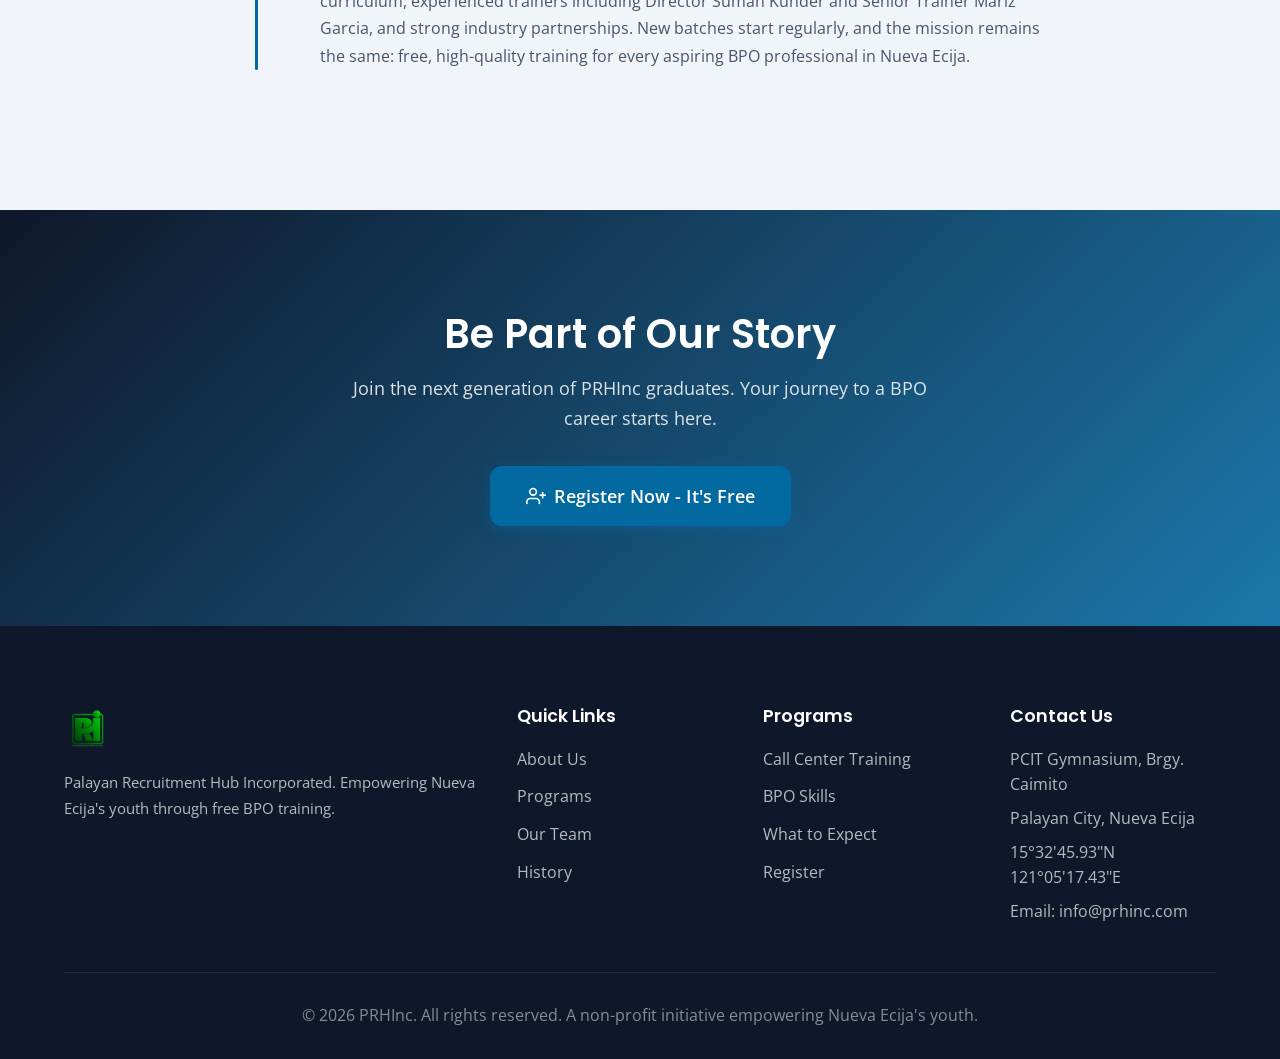
<file: history.html>
<!DOCTYPE html>
<html lang="en">
<head>
    <meta charset="UTF-8">
    <meta name="viewport" content="width=device-width, initial-scale=1.0">
    <title>Our History - PRHInc | Timeline & Milestones</title>
    <link rel="icon" type="image/png" href="images/prhinclogo.png">
    <link rel="stylesheet" href="css/styles.css">
</head>
<body>
    <!-- Navigation -->
    <nav class="navbar">
        <div class="nav-container">
            <a href="index.html" class="nav-logo">
                <img src="images/prhinclogo.png" alt="PRHInc Logo" class="logo-img">
                <span>PRHInc</span>
            </a>
            <button class="nav-toggle" aria-label="Toggle navigation">
                <span></span><span></span><span></span>
            </button>
            <ul class="nav-menu">
                <li><a href="index.html" class="nav-link">Home</a></li>
                <li><a href="about.html" class="nav-link">About</a></li>
                <li><a href="programs.html" class="nav-link">Programs</a></li>
                <li><a href="expect.html" class="nav-link">What to Expect</a></li>
                <li><a href="team.html" class="nav-link">Team</a></li>
                <li><a href="history.html" class="nav-link active">History</a></li>
                <li><a href="faq.html" class="nav-link">FAQ</a></li>
                <li><a href="register.html" class="nav-link nav-cta">Register Now</a></li>
            </ul>
        </div>
    </nav>

    <!-- Page Header -->
    <section class="page-header">
        <div class="container">
            <h1>Our History</h1>
            <p>The journey of PRHInc from a community vision to 900+ graduates</p>
        </div>
    </section>

    <!-- History Image -->
    <section class="section">
        <div class="container">
            <div class="content-grid">
                <div class="content-sidebar">
                    <img src="images/resources/tr5.jpg" alt="PRHInc Training History" loading="lazy" class="sidebar-image">
                </div>
                <div class="content-main">
                    <h2>The PRHInc Story</h2>
                    <p>PRHInc (Palayan Recruitment Hub Incorporated) began as a grassroots initiative born from a simple belief: the youth of Nueva Ecija deserve access to world-class BPO training, regardless of their financial background.</p>
                    <p>What started as small training sessions at the Palayan City Institute of Technology (PCIT) has grown into a recognized program that has helped over 900 young Filipinos launch careers in the Business Process Outsourcing industry. Our story is one of community, perseverance, and the power of creating opportunities where none existed before.</p>
                </div>
            </div>
        </div>
    </section>

    <!-- Timeline -->
    <section class="section section-alt">
        <div class="container">
            <div class="section-header">
                <h2 class="section-title">Key Milestones</h2>
                <p class="section-subtitle">Important moments in our journey</p>
            </div>
            <div class="timeline">
                <div class="timeline-item">
                    <div class="timeline-marker">2013</div>
                    <div class="timeline-content">
                        <h3>PCIT Opens Its Doors</h3>
                        <p>The Palayan City Institute of Technology (PCIT) was established by the city government as the premier technical and vocational institution of Palayan City. PCIT began offering programs in Caregiving, Welding, and other technical courses, laying the groundwork for skills training in the community.</p>
                    </div>
                </div>
                <div class="timeline-item">
                    <div class="timeline-marker">2014</div>
                    <div class="timeline-content">
                        <h3>Call Center Training Wave 5</h3>
                        <p>On January 20, 2014, PCIT launched Call Center Training Wave 5 under the leadership of then-Mayor Adrianne Mae Cuevas. This marked one of the earliest structured BPO training efforts in Palayan City, with 20 initial trainees learning the fundamentals of call center operations at the PCIT Gymnasium in Brgy. Caimito.</p>
                    </div>
                </div>
                <div class="timeline-item">
                    <div class="timeline-marker">2015–2019</div>
                    <div class="timeline-content">
                        <h3>Building Momentum</h3>
                        <p>Over the next several years, the call center training program continued in waves at PCIT. Each batch brought new trainees eager to learn BPO skills. The program built a reputation in the community for providing genuine, free training that led to real job opportunities. Word spread across Nueva Ecija about the program's impact.</p>
                    </div>
                </div>
                <div class="timeline-item">
                    <div class="timeline-marker">2020</div>
                    <div class="timeline-content">
                        <h3>Adapting Through the Pandemic</h3>
                        <p>When the COVID-19 pandemic hit, in-person training was temporarily suspended. The team adapted by exploring virtual training formats, ensuring that aspiring BPO professionals could continue developing their skills safely. This period of reflection led to plans for a bigger, more organized program.</p>
                    </div>
                </div>
                <div class="timeline-item">
                    <div class="timeline-marker">2021</div>
                    <div class="timeline-content">
                        <h3>PRHInc Takes Shape</h3>
                        <p>Palayan Recruitment Hub Incorporated (PRHInc) was formalized as a dedicated organization focused on free BPO training. The concept gained momentum through community outreach and social media, with Facebook posts announcing training schedules and attracting interest from youth across Nueva Ecija.</p>
                    </div>
                </div>
                <div class="timeline-item">
                    <div class="timeline-marker">2022</div>
                    <div class="timeline-content">
                        <h3>New Leadership, Renewed Vision</h3>
                        <p>Under the leadership of Mayor Viandrei Nicole J. Cuevas, the city government renewed its support for the training program. Enhanced facilities, resources, and community backing helped PRHInc scale its operations and reach more trainees than ever before.</p>
                    </div>
                </div>
                <div class="timeline-item">
                    <div class="timeline-marker">2023</div>
                    <div class="timeline-content">
                        <h3>Partnership with Sutherland</h3>
                        <p>PRHInc established a formal partnership with Sutherland Global Services, enabling direct endorsement of top-performing graduates for employment. This partnership became a cornerstone of the program's value proposition, giving trainees a clear path from training to career.</p>
                    </div>
                </div>
                <div class="timeline-item">
                    <div class="timeline-marker">2024</div>
                    <div class="timeline-content">
                        <h3>Digital Transformation</h3>
                        <p>PRHInc embraced digital transformation with the launch of an online registration system, a professional website, and digital training resources. This made the program more accessible to youth across Nueva Ecija and beyond, removing geographical barriers to enrollment.</p>
                    </div>
                </div>
                <div class="timeline-item">
                    <div class="timeline-marker">2025</div>
                    <div class="timeline-content">
                        <h3>900+ Graduates and Counting</h3>
                        <p>PRHInc surpassed the milestone of 900 graduates, with a strong employment rate among completers. The program's reputation as Palayan City's premier free call center training institution was firmly established, with graduates working in BPO companies across Central Luzon and Metro Manila.</p>
                    </div>
                </div>
                <div class="timeline-item">
                    <div class="timeline-marker">2026</div>
                    <div class="timeline-content">
                        <h3>Continuing the Legacy</h3>
                        <p>Today, PRHInc continues to train the next generation of BPO professionals with an enhanced curriculum, experienced trainers including Director Suman Kunder and Senior Trainer Mariz Garcia, and strong industry partnerships. New batches start regularly, and the mission remains the same: free, high-quality training for every aspiring BPO professional in Nueva Ecija.</p>
                    </div>
                </div>
            </div>
        </div>
    </section>

    <!-- CTA Section -->
    <section class="section cta-section">
        <div class="container">
            <div class="cta-content">
                <h2>Be Part of Our Story</h2>
                <p>Join the next generation of PRHInc graduates. Your journey to a BPO career starts here.</p>
                <a href="register.html" class="btn btn-accent btn-lg">
                    <svg xmlns="http://www.w3.org/2000/svg" width="20" height="20" viewBox="0 0 24 24" fill="none" stroke="currentColor" stroke-width="2" stroke-linecap="round" stroke-linejoin="round">
                        <path d="M16 21v-2a4 4 0 0 0-4-4H5a4 4 0 0 0-4 4v2"></path>
                        <circle cx="8.5" cy="7" r="4"></circle>
                        <line x1="20" y1="8" x2="20" y2="14"></line>
                        <line x1="23" y1="11" x2="17" y2="11"></line>
                    </svg>
                    Register Now - It's Free
                </a>
            </div>
        </div>
    </section>

    <!-- Footer -->
    <footer class="footer">
        <div class="container">
            <div class="footer-grid">
                <div class="footer-brand">
                    <img src="images/prhinclogo.png" alt="PRHInc Logo" class="footer-logo">
                    <p>Palayan Recruitment Hub Incorporated. Empowering Nueva Ecija's youth through free BPO training.</p>
                </div>
                <div class="footer-links">
                    <h4>Quick Links</h4>
                    <ul>
                        <li><a href="about.html">About Us</a></li>
                        <li><a href="programs.html">Programs</a></li>
                        <li><a href="team.html">Our Team</a></li>
                        <li><a href="history.html">History</a></li>
                    </ul>
                </div>
                <div class="footer-links">
                    <h4>Programs</h4>
                    <ul>
                        <li><a href="programs.html">Call Center Training</a></li>
                        <li><a href="programs.html">BPO Skills</a></li>
                        <li><a href="expect.html">What to Expect</a></li>
                        <li><a href="register.html">Register</a></li>
                    </ul>
                </div>
                <div class="footer-contact">
                    <h4>Contact Us</h4>
                    <p>PCIT Gymnasium, Brgy. Caimito</p>
                    <p>Palayan City, Nueva Ecija</p>
                    <p>15°32'45.93"N 121°05'17.43"E</p>
                    <p>Email: info@prhinc.com</p>
                </div>
            </div>
            <div class="footer-bottom">
                <p>&copy; 2026 PRHInc. All rights reserved. A non-profit initiative empowering Nueva Ecija's youth.</p>
            </div>
        </div>
    </footer>

    <script src="js/turso.js"></script>
    <script src="js/ui-components.js"></script>
    <script src="js/main.js"></script>
</body>
</html>
</file>
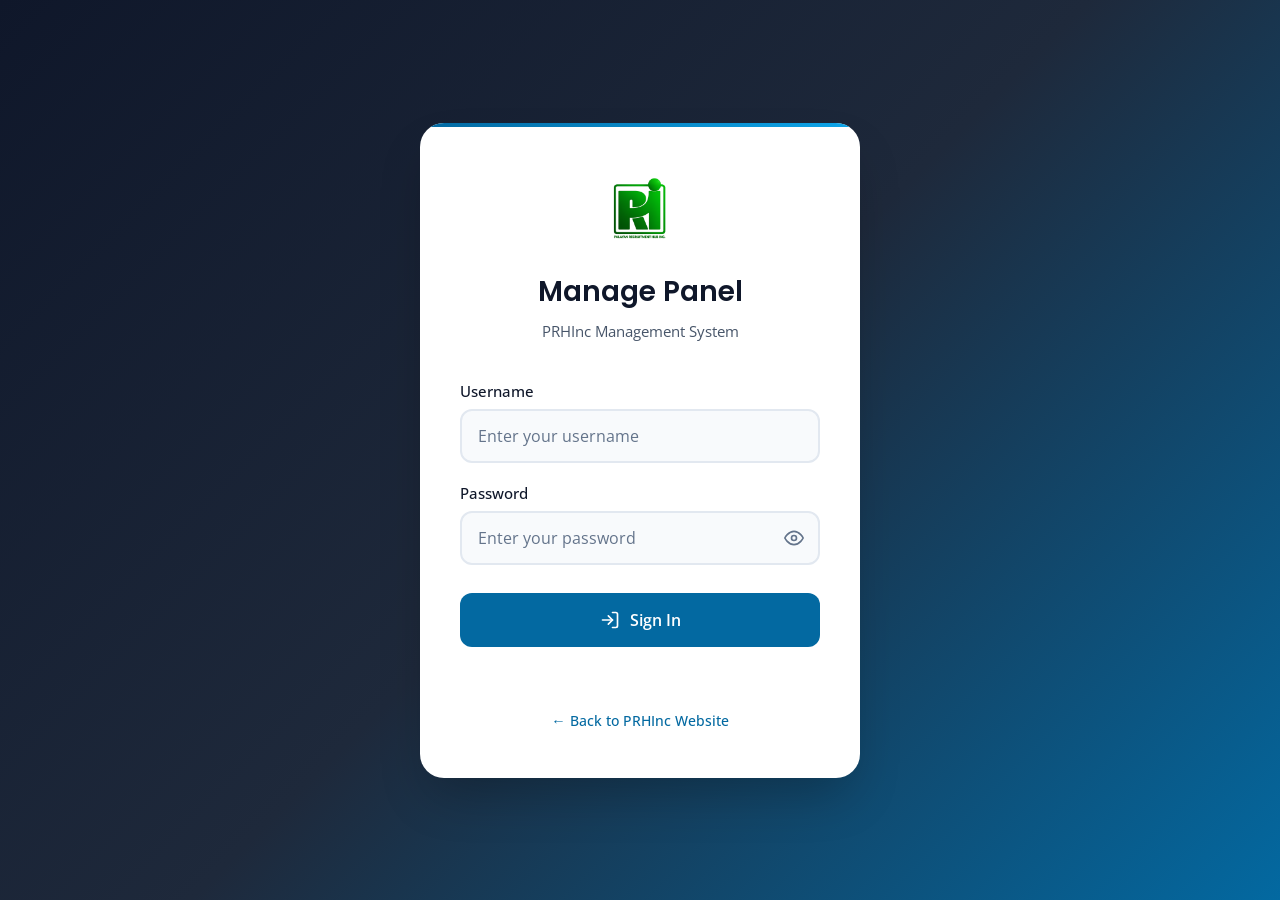
<file: manage.html>
<!DOCTYPE html>
<html lang="en">
<head>
    <meta charset="UTF-8">
    <meta name="viewport" content="width=device-width, initial-scale=1.0">
    <title>PRHInc - Manage Panel</title>
    <link rel="icon" type="image/png" href="images/prhinclogo.png">
    <link rel="stylesheet" href="css/manage.css">
</head>
<body>
    <div class="login-container">
        <div class="login-header">
            <img src="images/prhinclogo.png" alt="PRHInc Logo" class="login-logo">
            <h1>Manage Panel</h1>
            <p>PRHInc Management System</p>
        </div>
        
        <form id="loginForm" class="login-form">
            <div class="form-group">
                <label for="username">Username</label>
                <input type="text" id="username" required placeholder="Enter your username" autocomplete="username">
            </div>
            
<div class="form-group">
                <label for="password">Password</label>
                <div class="password-field">
                    <input type="password" id="password" required="" placeholder="Enter your password" autocomplete="current-password">
                    <button type="button" id="togglePassword" class="password-toggle" aria-label="Show password">
                        <svg xmlns="http://www.w3.org/2000/svg" class="eye-open" viewBox="0 0 24 24" fill="none" stroke="currentColor" stroke-width="2" stroke-linecap="round" stroke-linejoin="round"><path d="M1 12s4-8 11-8 11 8 11 8-4 8-11 8-11-8-11-8z"></path><circle cx="12" cy="12" r="3"></circle></svg>
                        <svg xmlns="http://www.w3.org/2000/svg" class="eye-closed" viewBox="0 0 24 24" fill="none" stroke="currentColor" stroke-width="2" stroke-linecap="round" stroke-linejoin="round"><path d="M17.94 17.94A10.07 10.07 0 0 1 12 20c-7 0-11-8-11-8a18.45 18.45 0 0 1 5.06-5.94M9.9 4.24A9.12 9.12 0 0 1 12 4c7 0 11 8 11 8a18.5 18.5 0 0 1-2.16 3.19m-6.72-1.07a3 3 0 1 1-4.24-4.24"></path><line x1="1" y1="1" x2="23" y2="23"></line></svg>
                </button>
                </div>
            </div>
            
            <button type="submit" class="btn-login">
                <svg xmlns="http://www.w3.org/2000/svg" viewBox="0 0 24 24" fill="none" stroke="currentColor" stroke-width="2" stroke-linecap="round" stroke-linejoin="round">
                    <path d="M15 3h4a2 2 0 0 1 2 2v14a2 2 0 0 1-2 2h-4"></path>
                    <polyline points="10 17 15 12 10 7"></polyline>
                    <line x1="15" y1="12" x2="3" y2="12"></line>
                </svg>
                Sign In
            </button>
            
            <div id="loginError" class="error-message"></div>
        </form>
        
        <p class="back-link">
            <a href="index.html">← Back to PRHInc Website</a>
        </p>
    </div>

    <script>
    document.getElementById('togglePassword').addEventListener('click', function() {
        const input = document.getElementById('password');
        const open = this.querySelector('.eye-open');
        const closed = this.querySelector('.eye-closed');
        if (input.type === 'password') {
            input.type = 'text';
            open.style.display = 'none';
            closed.style.display = 'block';
        } else {
            input.type = 'password';
            open.style.display = 'block';
            closed.style.display = 'none';
        }
    });

    document.getElementById('loginForm').addEventListener('submit', async function(e) {
        e.preventDefault();
        const username = document.getElementById('username').value.trim();
        const password = document.getElementById('password').value;
        const error = document.getElementById('loginError');
        const btn = this.querySelector('button');

        btn.disabled = true;
        btn.textContent = 'Signing in...';
        error.textContent = '';

        try {
            const resp = await fetch('/api/login', {
                method: 'POST',
                headers: { 'Content-Type': 'application/json' },
                body: JSON.stringify({ username, password })
            });
            const data = await resp.json();
            if (data.success) {
                sessionStorage.setItem('prhinc_user', JSON.stringify(data.user));
                window.location.href = 'panel.html';
            } else {
                error.textContent = data.error || 'Invalid username or password';
            }
        } catch {
            error.textContent = 'Connection error. Try again.';
        } finally {
            btn.disabled = false;
            btn.innerHTML = `<svg xmlns="http://www.w3.org/2000/svg" viewBox="0 0 24 24" fill="none" stroke="currentColor" stroke-width="2" stroke-linecap="round" stroke-linejoin="round"><path d="M15 3h4a2 2 0 0 1 2 2v14a2 2 0 0 1-2 2h-4"></path><polyline points="10 17 15 12 10 7"></polyline><line x1="15" y1="12" x2="3" y2="12"></line></svg> Sign In`;
        }
    });

    if (sessionStorage.getItem('prhinc_user')) {
        window.location.href = 'panel.html';
    }
    </script>
</body>
</html>
</file>
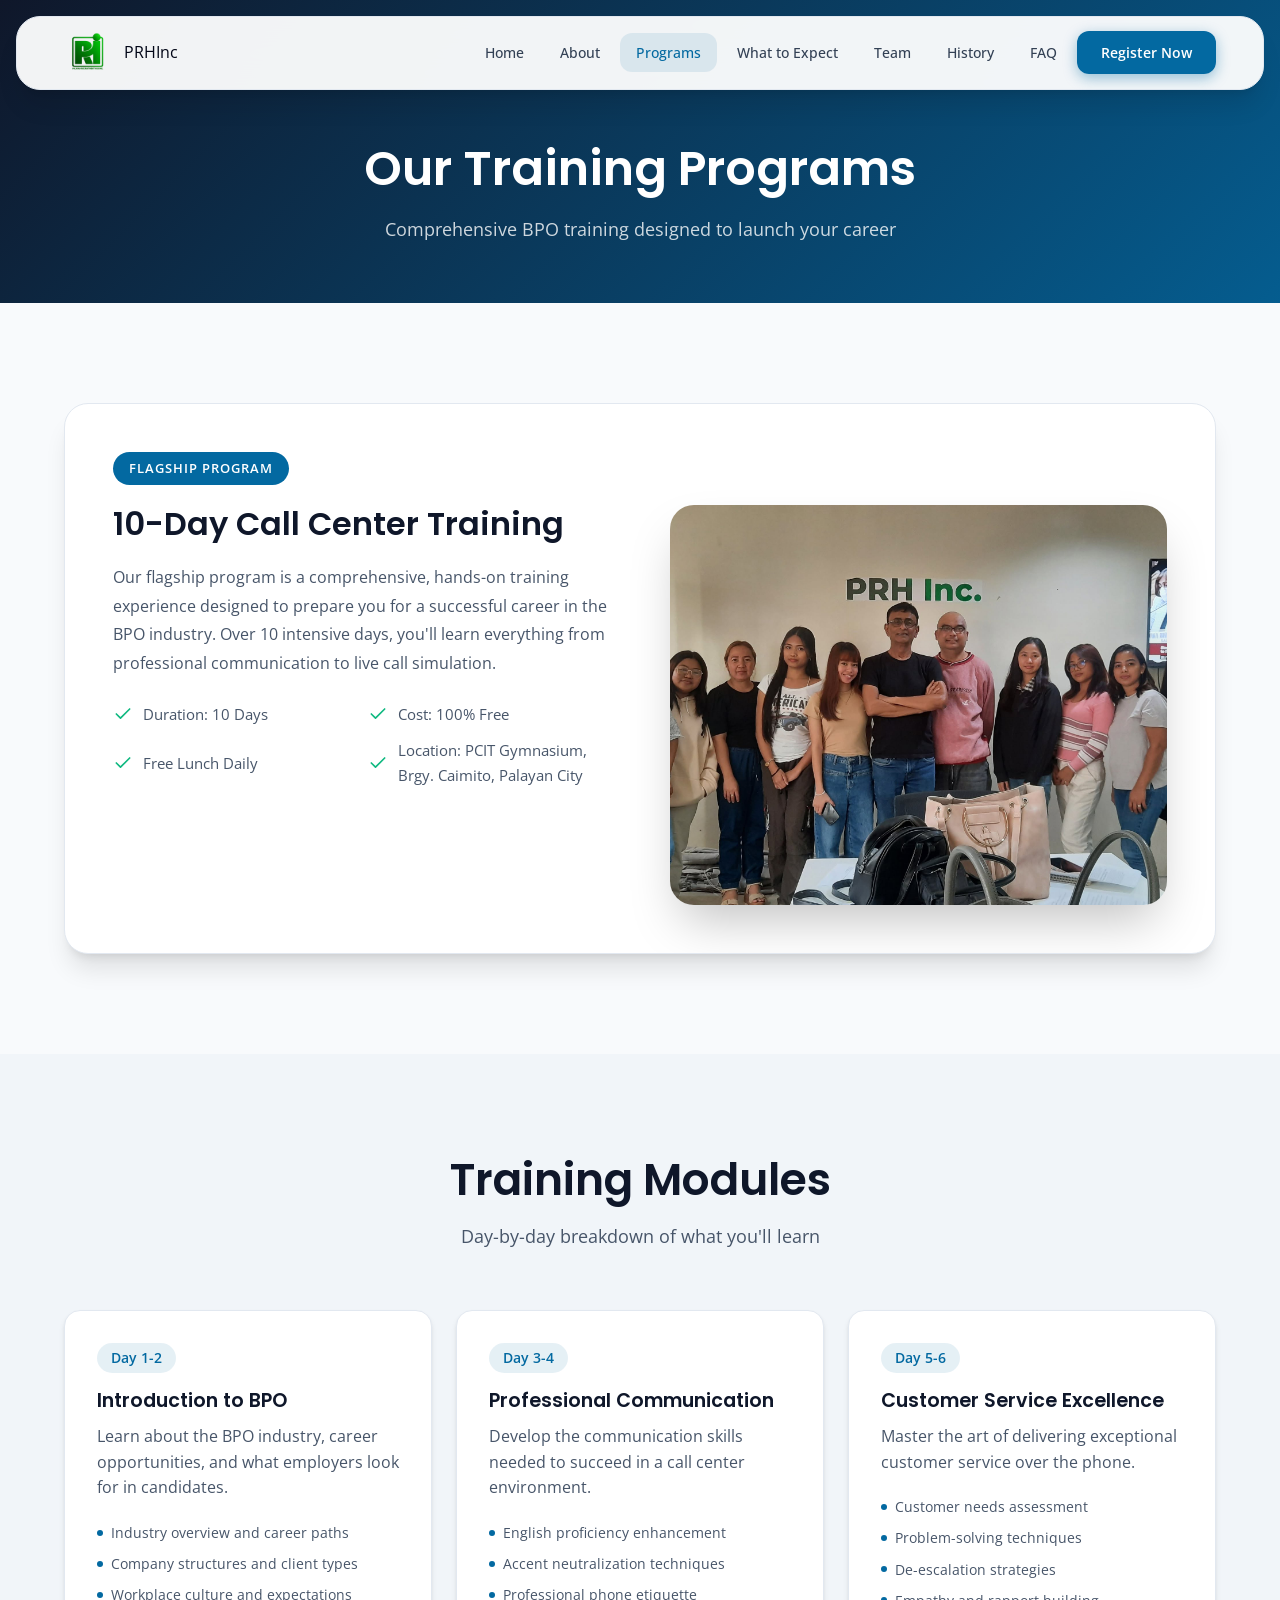
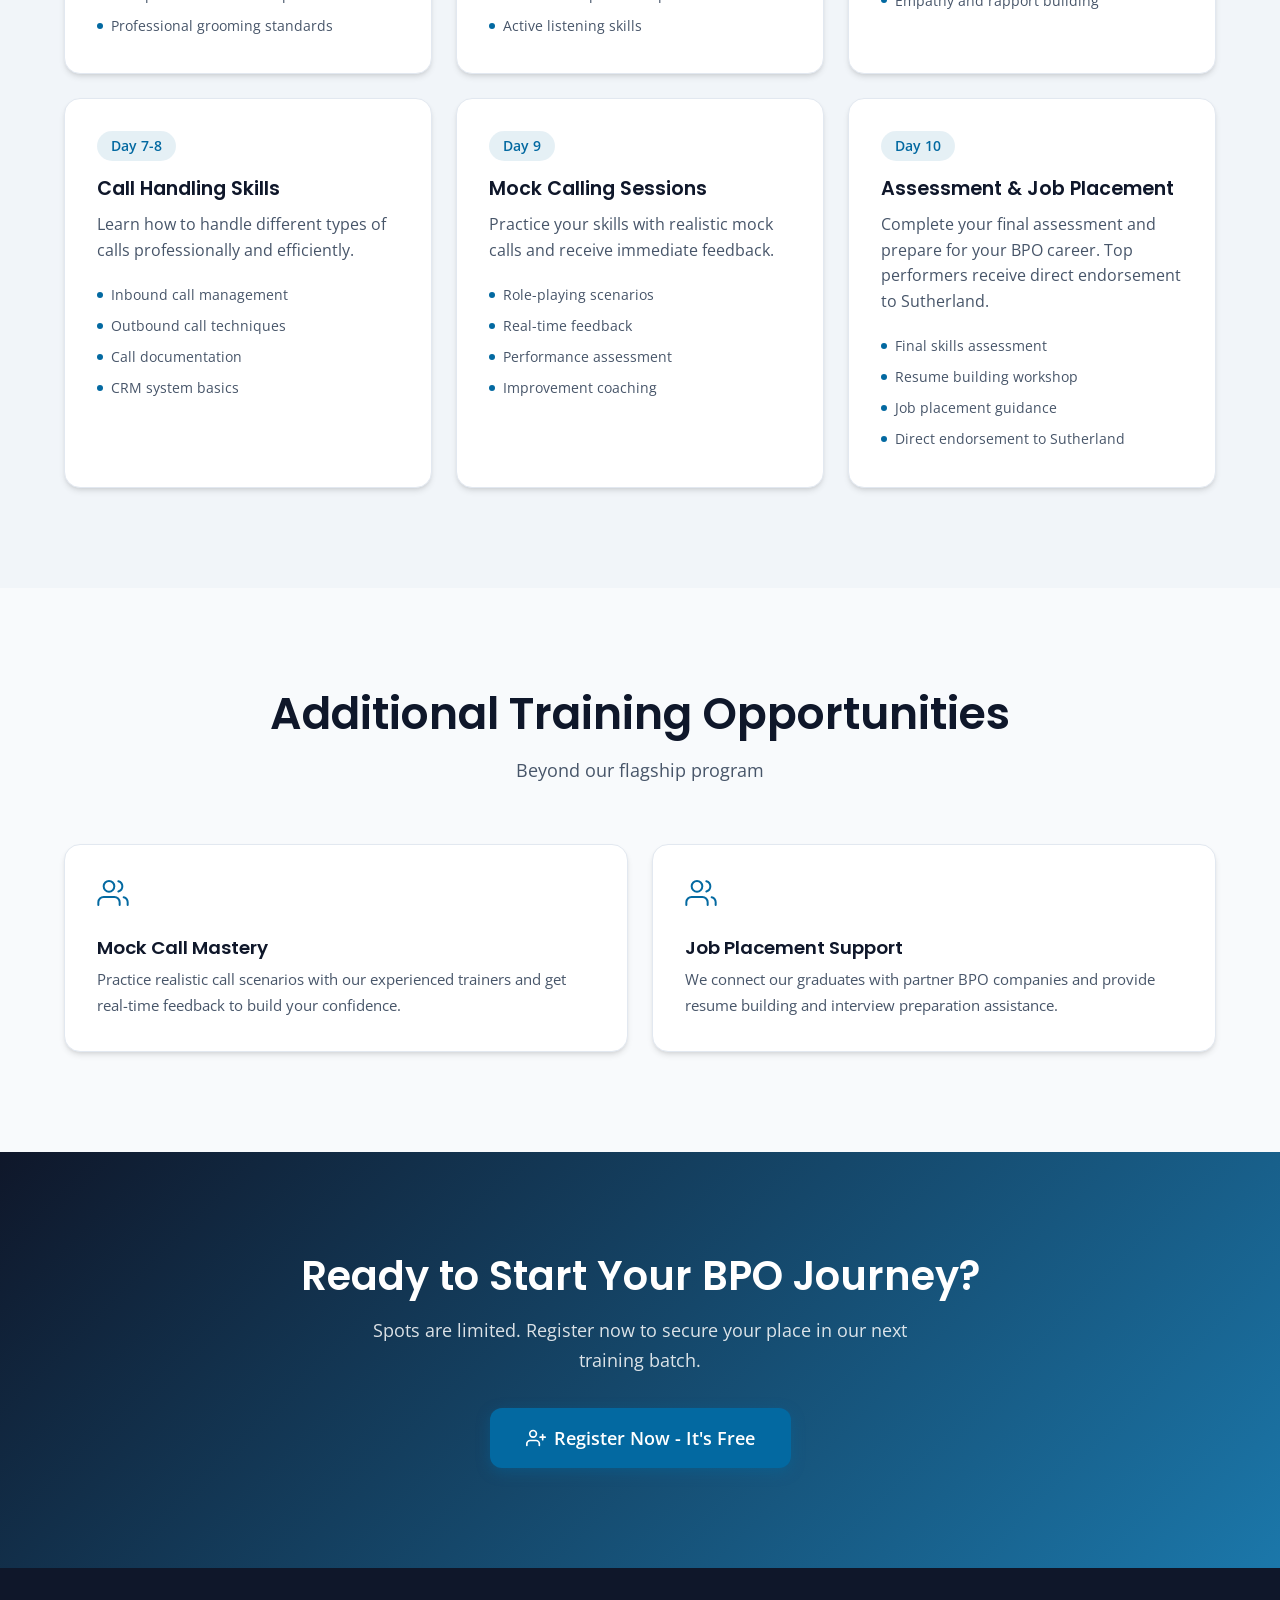
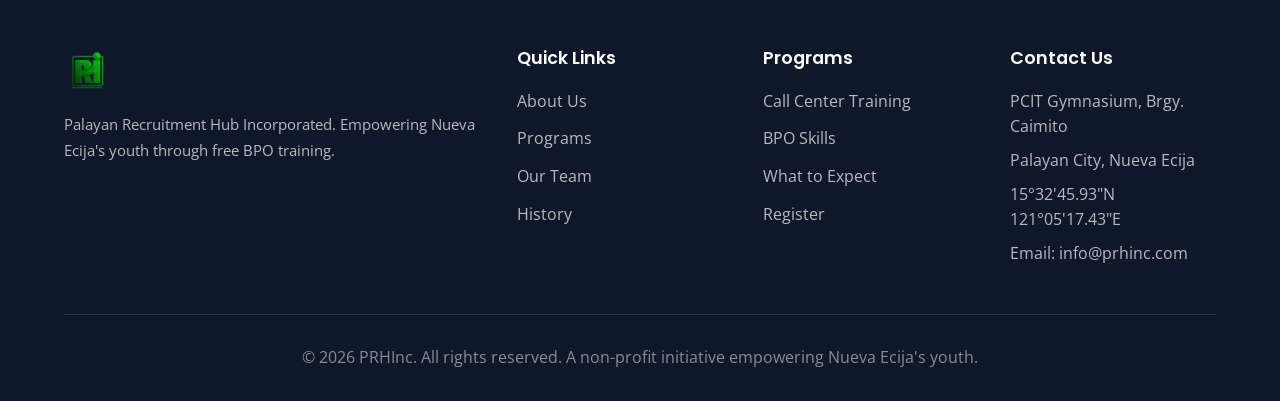
<file: programs.html>
<!DOCTYPE html>
<html lang="en">
<head>
    <meta charset="UTF-8">
    <meta name="viewport" content="width=device-width, initial-scale=1.0">
    <title>Programs - PRHInc | Free Call Center Training</title>
    <link rel="icon" type="image/png" href="images/prhinclogo.png">
    <link rel="stylesheet" href="css/styles.css">
</head>
<body>
    <!-- Navigation -->
    <nav class="navbar">
        <div class="nav-container">
            <a href="index.html" class="nav-logo">
                <img src="images/prhinclogo.png" alt="PRHInc Logo" class="logo-img">
                <span>PRHInc</span>
            </a>
            <button class="nav-toggle" aria-label="Toggle navigation">
                <span></span><span></span><span></span>
            </button>
            <ul class="nav-menu">
                <li><a href="index.html" class="nav-link">Home</a></li>
                <li><a href="about.html" class="nav-link">About</a></li>
                <li><a href="programs.html" class="nav-link active">Programs</a></li>
                <li><a href="expect.html" class="nav-link">What to Expect</a></li>
                <li><a href="team.html" class="nav-link">Team</a></li>
                <li><a href="history.html" class="nav-link">History</a></li>
                <li><a href="faq.html" class="nav-link">FAQ</a></li>
                <li><a href="register.html" class="nav-link nav-cta">Register Now</a></li>
            </ul>
        </div>
    </nav>

    <!-- Page Header -->
    <section class="page-header">
        <div class="container">
            <h1>Our Training Programs</h1>
            <p>Comprehensive BPO training designed to launch your career</p>
        </div>
    </section>

    <!-- Main Training Program -->
    <section class="section">
        <div class="container">
            <div class="program-highlight">
                <div class="program-highlight-badge">Flagship Program</div>
                <div class="content-grid">
                    <div class="content-main">
                        <h2>10-Day Call Center Training</h2>
                        <p>Our flagship program is a comprehensive, hands-on training experience designed to prepare you for a successful career in the BPO industry. Over 10 intensive days, you'll learn everything from professional communication to live call simulation.</p>
                        <div class="program-highlights">
                            <div class="highlight-item">
                                <svg xmlns="http://www.w3.org/2000/svg" width="20" height="20" viewBox="0 0 24 24" fill="none" stroke="currentColor" stroke-width="2" stroke-linecap="round" stroke-linejoin="round">
                                    <polyline points="20 6 9 17 4 12"></polyline>
                                </svg>
                                <span>Duration: 10 Days</span>
                            </div>
                            <div class="highlight-item">
                                <svg xmlns="http://www.w3.org/2000/svg" width="20" height="20" viewBox="0 0 24 24" fill="none" stroke="currentColor" stroke-width="2" stroke-linecap="round" stroke-linejoin="round">
                                    <polyline points="20 6 9 17 4 12"></polyline>
                                </svg>
                                <span>Cost: 100% Free</span>
                            </div>
                            <div class="highlight-item">
                                <svg xmlns="http://www.w3.org/2000/svg" width="20" height="20" viewBox="0 0 24 24" fill="none" stroke="currentColor" stroke-width="2" stroke-linecap="round" stroke-linejoin="round">
                                    <polyline points="20 6 9 17 4 12"></polyline>
                                </svg>
                                <span>Free Lunch Daily</span>
                            </div>
                            <div class="highlight-item">
                                <svg xmlns="http://www.w3.org/2000/svg" width="20" height="20" viewBox="0 0 24 24" fill="none" stroke="currentColor" stroke-width="2" stroke-linecap="round" stroke-linejoin="round">
                                    <polyline points="20 6 9 17 4 12"></polyline>
                                </svg>
                                <span>Location: PCIT Gymnasium, Brgy. Caimito, Palayan City</span>
                            </div>
                        </div>
                    </div>
                    <div class="content-sidebar">
                        <img src="images/resources/tr1.jpg" alt="Call Center Training" loading="lazy" class="sidebar-image">
                    </div>
                </div>
            </div>
        </div>
    </section>

    <!-- Training Modules -->
    <section class="section section-alt">
        <div class="container">
            <div class="section-header">
                <h2 class="section-title">Training Modules</h2>
                <p class="section-subtitle">Day-by-day breakdown of what you'll learn</p>
            </div>
            <div class="modules-grid">
                <div class="module-card">
                    <div class="module-day">Day 1-2</div>
                    <h3>Introduction to BPO</h3>
                    <p>Learn about the BPO industry, career opportunities, and what employers look for in candidates.</p>
                    <ul class="module-list">
                        <li>Industry overview and career paths</li>
                        <li>Company structures and client types</li>
                        <li>Workplace culture and expectations</li>
                        <li>Professional grooming standards</li>
                    </ul>
                </div>
                <div class="module-card">
                    <div class="module-day">Day 3-4</div>
                    <h3>Professional Communication</h3>
                    <p>Develop the communication skills needed to succeed in a call center environment.</p>
                    <ul class="module-list">
                        <li>English proficiency enhancement</li>
                        <li>Accent neutralization techniques</li>
                        <li>Professional phone etiquette</li>
                        <li>Active listening skills</li>
                    </ul>
                </div>
                <div class="module-card">
                    <div class="module-day">Day 5-6</div>
                    <h3>Customer Service Excellence</h3>
                    <p>Master the art of delivering exceptional customer service over the phone.</p>
                    <ul class="module-list">
                        <li>Customer needs assessment</li>
                        <li>Problem-solving techniques</li>
                        <li>De-escalation strategies</li>
                        <li>Empathy and rapport building</li>
                    </ul>
                </div>
                <div class="module-card">
                    <div class="module-day">Day 7-8</div>
                    <h3>Call Handling Skills</h3>
                    <p>Learn how to handle different types of calls professionally and efficiently.</p>
                    <ul class="module-list">
                        <li>Inbound call management</li>
                        <li>Outbound call techniques</li>
                        <li>Call documentation</li>
                        <li>CRM system basics</li>
                    </ul>
                </div>
                <div class="module-card">
                    <div class="module-day">Day 9</div>
                    <h3>Mock Calling Sessions</h3>
                    <p>Practice your skills with realistic mock calls and receive immediate feedback.</p>
                    <ul class="module-list">
                        <li>Role-playing scenarios</li>
                        <li>Real-time feedback</li>
                        <li>Performance assessment</li>
                        <li>Improvement coaching</li>
                    </ul>
                </div>
                <div class="module-card">
                    <div class="module-day">Day 10</div>
                    <h3>Assessment & Job Placement</h3>
                    <p>Complete your final assessment and prepare for your BPO career. Top performers receive direct endorsement to Sutherland.</p>
                    <ul class="module-list">
                        <li>Final skills assessment</li>
                        <li>Resume building workshop</li>
                        <li>Job placement guidance</li>
                        <li>Direct endorsement to Sutherland</li>
                    </ul>
                </div>
            </div>
        </div>
    </section>

    <!-- Additional Programs -->
    <section class="section">
        <div class="container">
            <div class="section-header">
                <h2 class="section-title">Additional Training Opportunities</h2>
                <p class="section-subtitle">Beyond our flagship program</p>
            </div>
            <div class="features-grid">
                <div class="feature-card">
                    <div class="feature-icon-inline">
                        <svg xmlns="http://www.w3.org/2000/svg" width="32" height="32" viewBox="0 0 24 24" fill="none" stroke="currentColor" stroke-width="1.5" stroke-linecap="round" stroke-linejoin="round">
                            <path d="M17 21v-2a4 4 0 0 0-4-4H5a4 4 0 0 0-4 4v2"></path>
                            <circle cx="9" cy="7" r="4"></circle>
                            <path d="M23 21v-2a4 4 0 0 0-3-3.87"></path>
                            <path d="M16 3.13a4 4 0 0 1 0 7.75"></path>
                        </svg>
                    </div>
                    <h3>Mock Call Mastery</h3>
                    <p>Practice realistic call scenarios with our experienced trainers and get real-time feedback to build your confidence.</p>
                </div>
                <div class="feature-card">
                    <div class="feature-icon-inline">
                        <svg xmlns="http://www.w3.org/2000/svg" width="32" height="32" viewBox="0 0 24 24" fill="none" stroke="currentColor" stroke-width="1.5" stroke-linecap="round" stroke-linejoin="round">
                            <path d="M17 21v-2a4 4 0 0 0-4-4H5a4 4 0 0 0-4 4v2"></path>
                            <circle cx="9" cy="7" r="4"></circle>
                            <path d="M23 21v-2a4 4 0 0 0-3-3.87"></path>
                            <path d="M16 3.13a4 4 0 0 1 0 7.75"></path>
                        </svg>
                    </div>
                    <h3>Job Placement Support</h3>
                    <p>We connect our graduates with partner BPO companies and provide resume building and interview preparation assistance.</p>
                </div>
            </div>
        </div>
    </section>

    <!-- CTA Section -->
    <section class="section cta-section">
        <div class="container">
            <div class="cta-content">
                <h2>Ready to Start Your BPO Journey?</h2>
                <p>Spots are limited. Register now to secure your place in our next training batch.</p>
                <a href="register.html" class="btn btn-accent btn-lg">
                    <svg xmlns="http://www.w3.org/2000/svg" width="20" height="20" viewBox="0 0 24 24" fill="none" stroke="currentColor" stroke-width="2" stroke-linecap="round" stroke-linejoin="round">
                        <path d="M16 21v-2a4 4 0 0 0-4-4H5a4 4 0 0 0-4 4v2"></path>
                        <circle cx="8.5" cy="7" r="4"></circle>
                        <line x1="20" y1="8" x2="20" y2="14"></line>
                        <line x1="23" y1="11" x2="17" y2="11"></line>
                    </svg>
                    Register Now - It's Free
                </a>
            </div>
        </div>
    </section>

    <!-- Footer -->
    <footer class="footer">
        <div class="container">
            <div class="footer-grid">
                <div class="footer-brand">
                    <img src="images/prhinclogo.png" alt="PRHInc Logo" class="footer-logo">
                    <p>Palayan Recruitment Hub Incorporated. Empowering Nueva Ecija's youth through free BPO training.</p>
                </div>
                <div class="footer-links">
                    <h4>Quick Links</h4>
                    <ul>
                        <li><a href="about.html">About Us</a></li>
                        <li><a href="programs.html">Programs</a></li>
                        <li><a href="team.html">Our Team</a></li>
                        <li><a href="history.html">History</a></li>
                    </ul>
                </div>
                <div class="footer-links">
                    <h4>Programs</h4>
                    <ul>
                        <li><a href="programs.html">Call Center Training</a></li>
                        <li><a href="programs.html">BPO Skills</a></li>
                        <li><a href="expect.html">What to Expect</a></li>
                        <li><a href="register.html">Register</a></li>
                    </ul>
                </div>
                <div class="footer-contact">
                    <h4>Contact Us</h4>
                    <p>PCIT Gymnasium, Brgy. Caimito</p>
                    <p>Palayan City, Nueva Ecija</p>
                    <p>15°32'45.93"N 121°05'17.43"E</p>
                    <p>Email: info@prhinc.com</p>
                </div>
            </div>
            <div class="footer-bottom">
                <p>&copy; 2026 PRHInc. All rights reserved. A non-profit initiative empowering Nueva Ecija's youth.</p>
            </div>
        </div>
    </footer>

    <script src="js/turso.js"></script>
    <script src="js/ui-components.js"></script>
    <script src="js/main.js"></script>
</body>
</html>
</file>
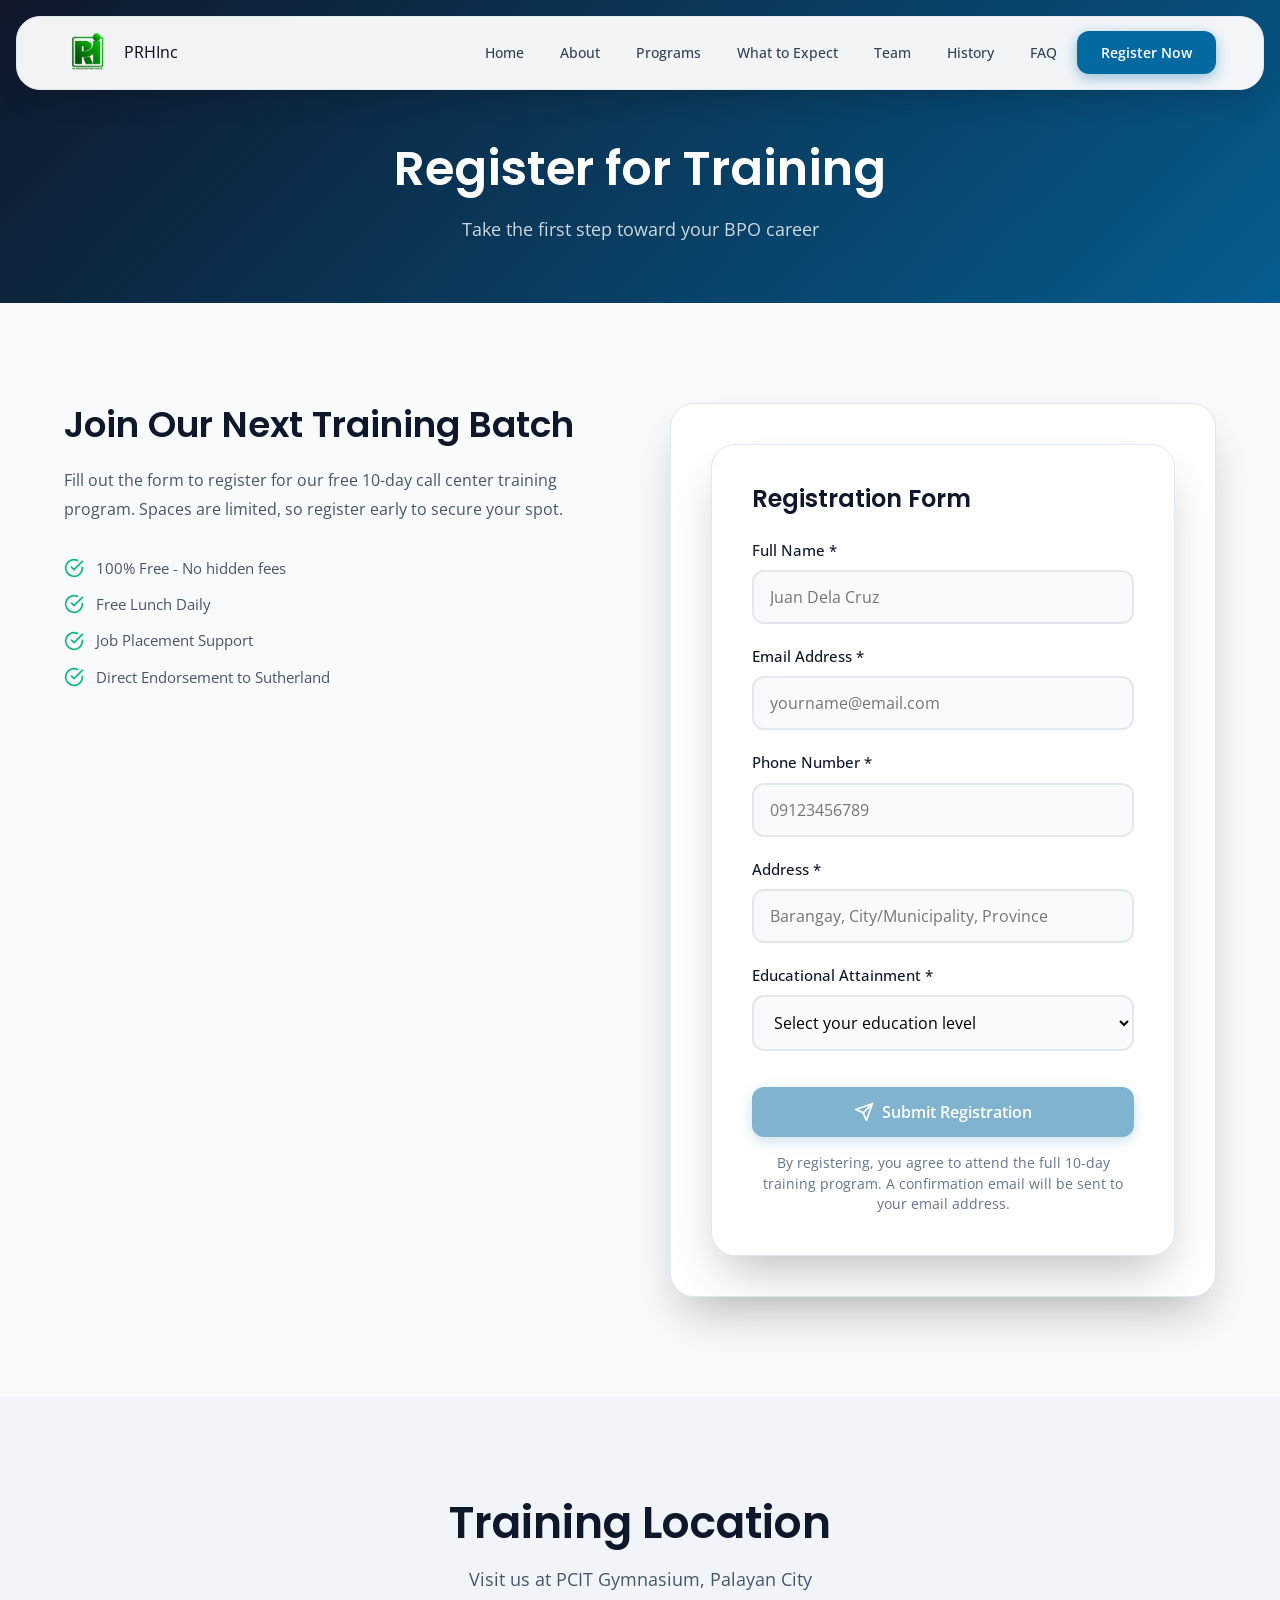
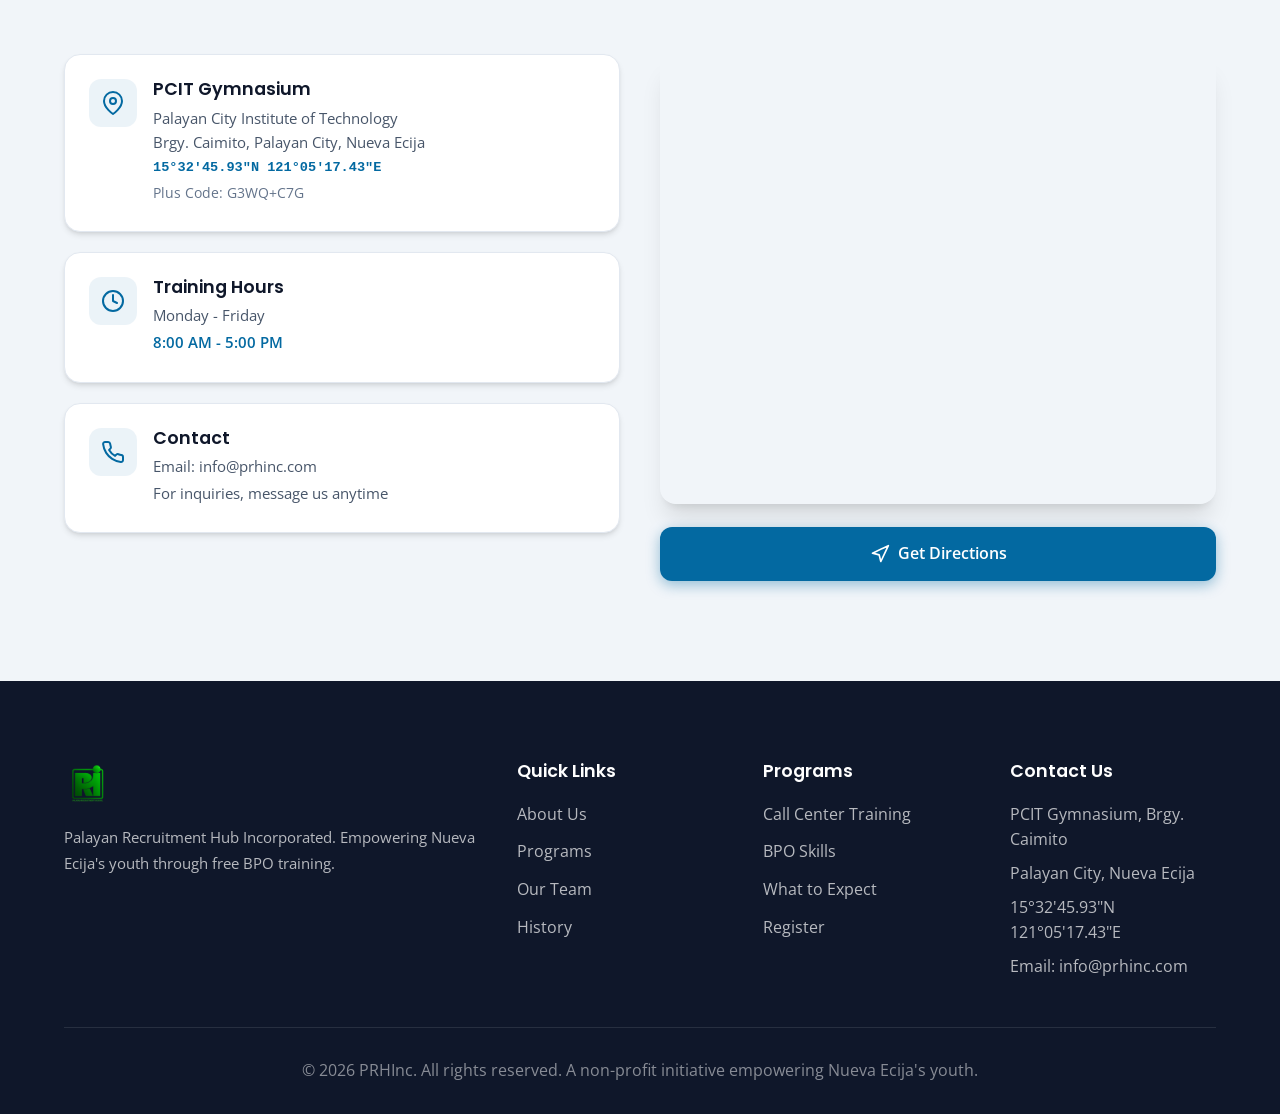
<file: register.html>
<!DOCTYPE html>
<html lang="en">
<head>
    <meta charset="UTF-8">
    <meta name="viewport" content="width=device-width, initial-scale=1.0">
    <title>Register - PRHInc | Free Call Center Training</title>
    <link rel="icon" type="image/png" href="images/prhinclogo.png">
    <link rel="stylesheet" href="css/styles.css">
    <script src="https://www.google.com/recaptcha/api.js" async defer></script>
</head>
<body>
    <!-- Navigation -->
    <nav class="navbar">
        <div class="nav-container">
            <a href="index.html" class="nav-logo">
                <img src="images/prhinclogo.png" alt="PRHInc Logo" class="logo-img">
                <span>PRHInc</span>
            </a>
            <button class="nav-toggle" aria-label="Toggle navigation">
                <span></span><span></span><span></span>
            </button>
            <ul class="nav-menu">
                <li><a href="index.html" class="nav-link">Home</a></li>
                <li><a href="about.html" class="nav-link">About</a></li>
                <li><a href="programs.html" class="nav-link">Programs</a></li>
                <li><a href="expect.html" class="nav-link">What to Expect</a></li>
                <li><a href="team.html" class="nav-link">Team</a></li>
                <li><a href="history.html" class="nav-link">History</a></li>
                <li><a href="faq.html" class="nav-link">FAQ</a></li>
                <li><a href="register.html" class="nav-link nav-cta active">Register Now</a></li>
            </ul>
        </div>
    </nav>

    <!-- Page Header -->
    <section class="page-header">
        <div class="container">
            <h1>Register for Training</h1>
            <p>Take the first step toward your BPO career</p>
        </div>
    </section>

    <!-- Registration Form -->
    <section class="section">
        <div class="container">
            <div class="register-layout">
                <div class="register-info">
                    <h2>Join Our Next Training Batch</h2>
                    <p>Fill out the form to register for our free 10-day call center training program. Spaces are limited, so register early to secure your spot.</p>
                    
                    <div class="register-details">
                        <div class="detail-item">
                            <svg xmlns="http://www.w3.org/2000/svg" width="20" height="20" viewBox="0 0 24 24" fill="none" stroke="currentColor" stroke-width="2" stroke-linecap="round" stroke-linejoin="round">
                                <path d="M22 11.08V12a10 10 0 1 1-5.93-9.14"></path>
                                <polyline points="22 4 12 14.01 9 11.01"></polyline>
                            </svg>
                            <span>100% Free - No hidden fees</span>
                        </div>
                        <div class="detail-item">
                            <svg xmlns="http://www.w3.org/2000/svg" width="20" height="20" viewBox="0 0 24 24" fill="none" stroke="currentColor" stroke-width="2" stroke-linecap="round" stroke-linejoin="round">
                                <path d="M22 11.08V12a10 10 0 1 1-5.93-9.14"></path>
                                <polyline points="22 4 12 14.01 9 11.01"></polyline>
                            </svg>
                            <span>Free Lunch Daily</span>
                        </div>
                        <div class="detail-item">
                            <svg xmlns="http://www.w3.org/2000/svg" width="20" height="20" viewBox="0 0 24 24" fill="none" stroke="currentColor" stroke-width="2" stroke-linecap="round" stroke-linejoin="round">
                                <path d="M22 11.08V12a10 10 0 1 1-5.93-9.14"></path>
                                <polyline points="22 4 12 14.01 9 11.01"></polyline>
                            </svg>
                            <span>Job Placement Support</span>
                        </div>
                        <div class="detail-item">
                            <svg xmlns="http://www.w3.org/2000/svg" width="20" height="20" viewBox="0 0 24 24" fill="none" stroke="currentColor" stroke-width="2" stroke-linecap="round" stroke-linejoin="round">
                                <path d="M22 11.08V12a10 10 0 1 1-5.93-9.14"></path>
                                <polyline points="22 4 12 14.01 9 11.01"></polyline>
                            </svg>
                            <span>Direct Endorsement to Sutherland</span>
                        </div>
                    </div>
                </div>

                <div class="register-form-container">
                    <form class="register-form" id="registrationForm">
                        <h3>Registration Form</h3>
                        <div class="form-group">
                            <label for="fullName">Full Name *</label>
                            <input type="text" id="fullName" name="fullName" required placeholder="Juan Dela Cruz">
                        </div>
                        <div class="form-group">
                            <label for="email">Email Address *</label>
                            <input type="email" id="email" name="email" required placeholder="yourname@email.com">
                        </div>
                        <div class="form-group">
                            <label for="phone">Phone Number *</label>
                            <input type="tel" id="phone" name="phone" required placeholder="09123456789" pattern="09[0-9]{9}" maxlength="11" title="Please enter exactly 11 digits (e.g., 09123456789)">
                        </div>
                        <div class="form-group">
                            <label for="address">Address *</label>
                            <input type="text" id="address" name="address" required placeholder="Barangay, City/Municipality, Province">
                        </div>
                        <div class="form-group">
                            <label for="education">Educational Attainment *</label>
                            <select id="education" name="education" required>
                                <option value="">Select your education level</option>
                                <option value="High School Graduate">High School Graduate</option>
                                <option value="Senior High School Graduate">Senior High School Graduate</option>
                                <option value="College Level">College Level</option>
                                <option value="College Graduate">College Graduate</option>
                                <option value="Vocational/Technical Graduate">Vocational/Technical Graduate</option>
                                <option value="Post Graduate">Post Graduate</option>
                            </select>
                        </div>
                        <div class="captcha-box">
                            <div class="g-recaptcha" data-sitekey="6LfWyGItAAAAABKm9-xPTmTcetum3RfkKP_OmywA" data-callback="onRecaptchaSuccess" data-expired-callback="onRecaptchaExpired"></div>
                        </div>
                        <button type="submit" class="btn btn-accent btn-full" id="submitBtn" disabled>
                            <svg xmlns="http://www.w3.org/2000/svg" width="20" height="20" viewBox="0 0 24 24" fill="none" stroke="currentColor" stroke-width="2" stroke-linecap="round" stroke-linejoin="round">
                                <path d="M22 2L11 13"></path>
                                <path d="M22 2l-7 20-4-9-9-4 20-7z"></path>
                            </svg>
                            Submit Registration
                        </button>
                        <p class="form-note">By registering, you agree to attend the full 10-day training program. A confirmation email will be sent to your email address.</p>
                    </form>
                </div>
            </div>
        </div>
    </section>

    <!-- Location Section -->
    <section class="section section-alt">
        <div class="container">
            <div class="section-header">
                <h2 class="section-title">Training Location</h2>
                <p class="section-subtitle">Visit us at PCIT Gymnasium, Palayan City</p>
            </div>
            <div class="location-grid">
                <div class="location-info">
                    <div class="location-card">
                        <div class="location-icon">
                            <svg xmlns="http://www.w3.org/2000/svg" width="24" height="24" viewBox="0 0 24 24" fill="none" stroke="currentColor" stroke-width="2" stroke-linecap="round" stroke-linejoin="round">
                                <path d="M21 10c0 7-9 13-9 13s-9-6-9-13a9 9 0 0 1 18 0z"></path>
                                <circle cx="12" cy="10" r="3"></circle>
                            </svg>
                        </div>
                        <div class="location-details">
                            <h3>PCIT Gymnasium</h3>
                            <p class="location-address">Palayan City Institute of Technology<br>Brgy. Caimito, Palayan City, Nueva Ecija</p>
                            <p class="location-coords">15°32'45.93"N 121°05'17.43"E</p>
                            <p class="location-plus">Plus Code: G3WQ+C7G</p>
                        </div>
                    </div>
                    <div class="location-card">
                        <div class="location-icon">
                            <svg xmlns="http://www.w3.org/2000/svg" width="24" height="24" viewBox="0 0 24 24" fill="none" stroke="currentColor" stroke-width="2" stroke-linecap="round" stroke-linejoin="round">
                                <circle cx="12" cy="12" r="10"></circle>
                                <polyline points="12 6 12 12 16 14"></polyline>
                            </svg>
                        </div>
                        <div class="location-details">
                            <h3>Training Hours</h3>
                            <p>Monday - Friday</p>
                            <p class="location-time">8:00 AM - 5:00 PM</p>
                        </div>
                    </div>
                    <div class="location-card">
                        <div class="location-icon">
                            <svg xmlns="http://www.w3.org/2000/svg" width="24" height="24" viewBox="0 0 24 24" fill="none" stroke="currentColor" stroke-width="2" stroke-linecap="round" stroke-linejoin="round">
                                <path d="M22 16.92v3a2 2 0 0 1-2.18 2 19.79 19.79 0 0 1-8.63-3.07 19.5 19.5 0 0 1-6-6 19.79 19.79 0 0 1-3.07-8.67A2 2 0 0 1 4.11 2h3a2 2 0 0 1 2 1.72c.127.96.361 1.903.7 2.81a2 2 0 0 1-.45 2.11L8.09 9.91a16 16 0 0 0 6 6l1.27-1.27a2 2 0 0 1 2.11-.45c.907.339 1.85.573 2.81.7A2 2 0 0 1 22 16.92z"></path>
                            </svg>
                        </div>
                        <div class="location-details">
                            <h3>Contact</h3>
                            <p>Email: info@prhinc.com</p>
                            <p>For inquiries, message us anytime</p>
                        </div>
                    </div>
                </div>
                <div class="location-map">
                    <iframe
                        src="https://www.google.com/maps/embed?pb=!1m18!1m12!1m3!1d3861.617!2d121.08818!3d15.54609!2m3!1f0!2f0!3f0!3m2!1i1024!2i768!4f13.1!3m3!1m2!1s0x33f7d30e8b0b0b0b%3A0x0!2sPCIT+Gymnasium%2C+Palayan+City%2C+Nueva+Ecija!5e0!3m2!1sen!2sph!4v1700000000000!5m2!1sen!2sph"
                        width="100%"
                        height="450"
                        style="border:0; border-radius: 16px;"
                        allowfullscreen=""
                        loading="lazy"
                        referrerpolicy="no-referrer-when-downgrade"
                        title="PCIT Gymnasium Location Map">
                    </iframe>
                    <a href="https://www.google.com/maps/dir/?api=1&destination=15.54609,121.08818" target="_blank" rel="noopener" class="btn btn-acent btn-full location-directions" id="getDirectionsBtn">
                        <svg xmlns="http://www.w3.org/2000/svg" width="20" height="20" viewBox="0 0 24 24" fill="none" stroke="currentColor" stroke-width="2" stroke-linecap="round" stroke-linejoin="round">
                            <polygon points="3 11 22 2 13 21 11 13 3 11"></polygon>
                        </svg>
                        Get Directions
                    </a>
                    <script>
                    document.getElementById('getDirectionsBtn').addEventListener('click', function(e) {
                        e.preventDefault();
                        var dest = '15.54609,121.08818';
                        if (navigator.geolocation) {
                            navigator.geolocation.getCurrentPosition(function(pos) {
                                var origin = pos.coords.latitude + ',' + pos.coords.longitude;
                                window.open('https://www.google.com/maps/dir/' + origin + '/' + dest, '_blank');
                            }, function() {
                                window.open('https://www.google.com/maps/dir/?api=1&destination=' + dest, '_blank');
                            });
                        } else {
                            window.open('https://www.google.com/maps/dir/?api=1&destination=' + dest, '_blank');
                        }
                    });
                    </script>
                </div>
            </div>
        </div>
    </section>

    <!-- Footer -->
    <footer class="footer">
        <div class="container">
            <div class="footer-grid">
                <div class="footer-brand">
                    <img src="images/prhinclogo.png" alt="PRHInc Logo" class="footer-logo">
                    <p>Palayan Recruitment Hub Incorporated. Empowering Nueva Ecija's youth through free BPO training.</p>
                </div>
                <div class="footer-links">
                    <h4>Quick Links</h4>
                    <ul>
                        <li><a href="about.html">About Us</a></li>
                        <li><a href="programs.html">Programs</a></li>
                        <li><a href="team.html">Our Team</a></li>
                        <li><a href="history.html">History</a></li>
                    </ul>
                </div>
                <div class="footer-links">
                    <h4>Programs</h4>
                    <ul>
                        <li><a href="programs.html">Call Center Training</a></li>
                        <li><a href="programs.html">BPO Skills</a></li>
                        <li><a href="expect.html">What to Expect</a></li>
                        <li><a href="register.html">Register</a></li>
                    </ul>
                </div>
                <div class="footer-contact">
                    <h4>Contact Us</h4>
                    <p>PCIT Gymnasium, Brgy. Caimito</p>
                    <p>Palayan City, Nueva Ecija</p>
                    <p>15°32'45.93"N 121°05'17.43"E</p>
                    <p>Email: info@prhinc.com</p>
                </div>
            </div>
            <div class="footer-bottom">
                <p>&copy; 2026 PRHInc. All rights reserved. A non-profit initiative empowering Nueva Ecija's youth.</p>
            </div>
        </div>
    </footer>

    <script src="js/turso.js"></script>
    <script src="js/ui-components.js"></script>
    <script src="js/main.js"></script>
</body>
</html>
</file>
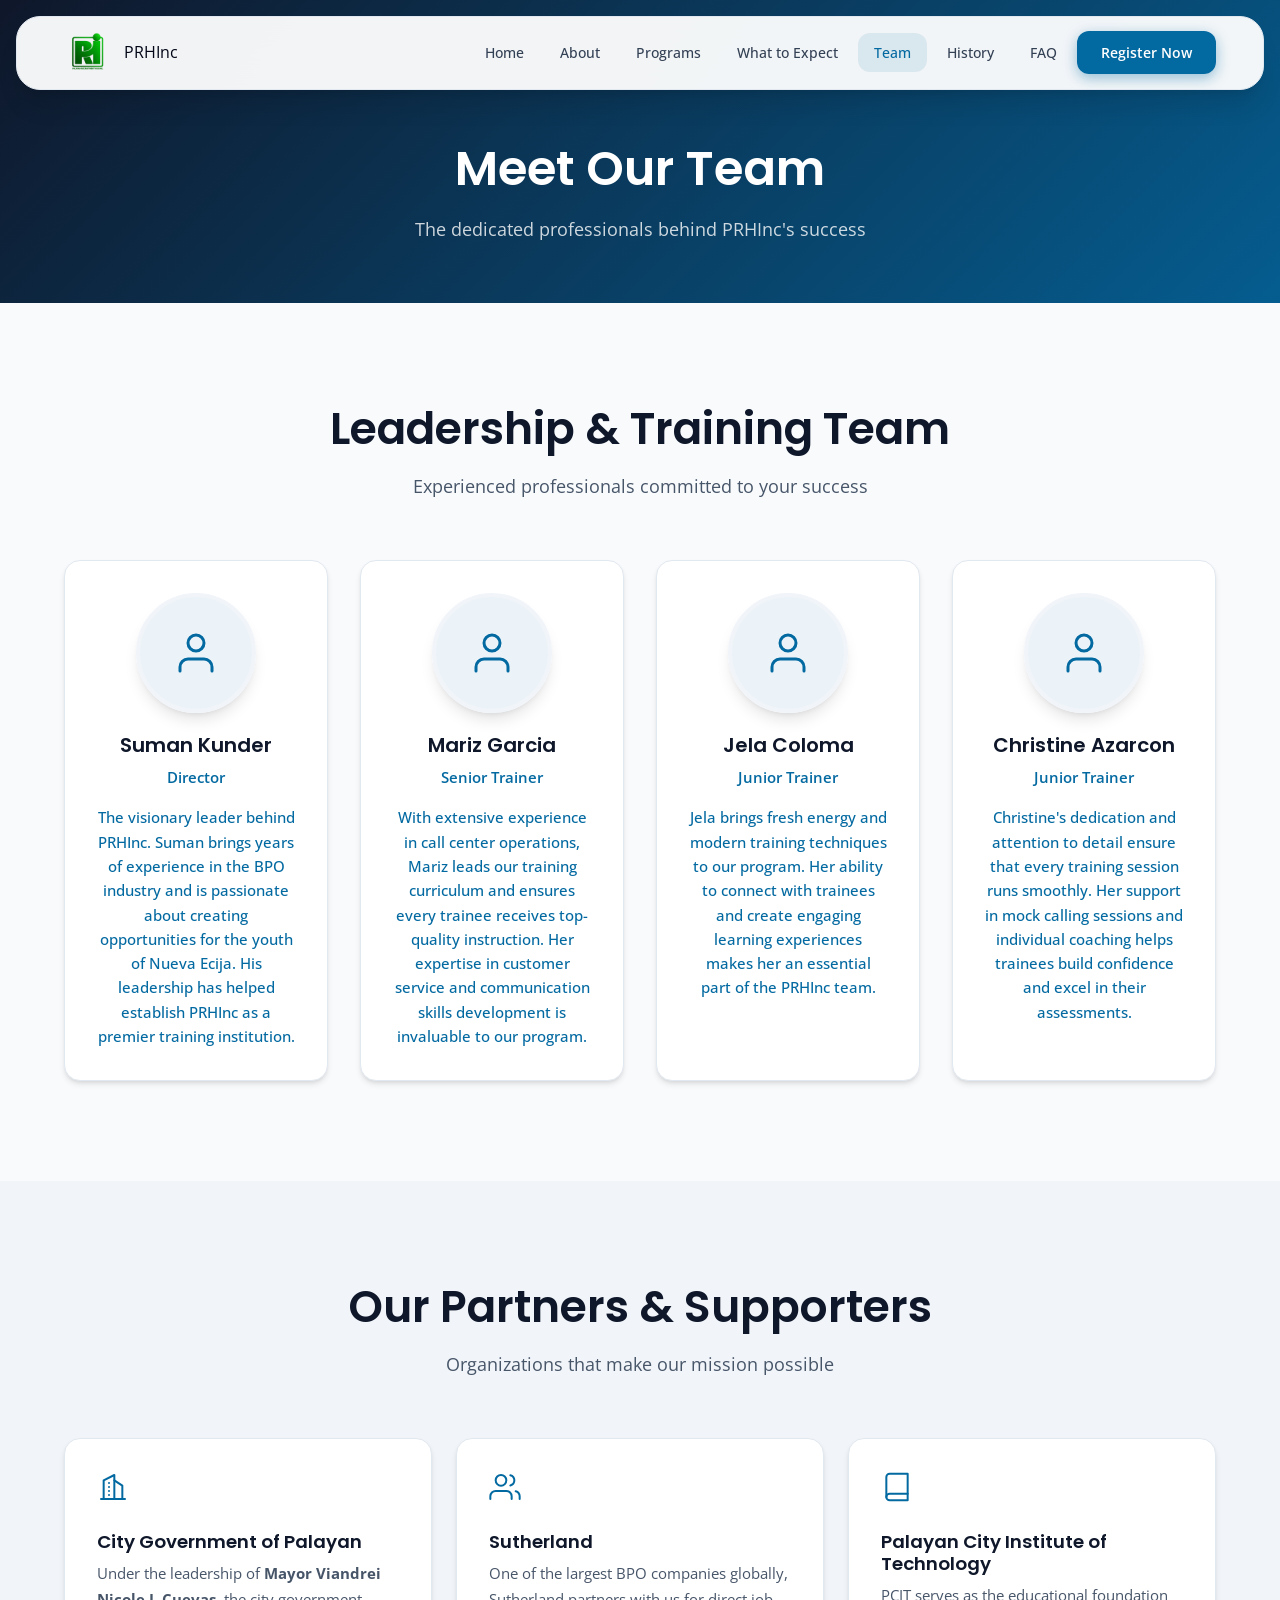
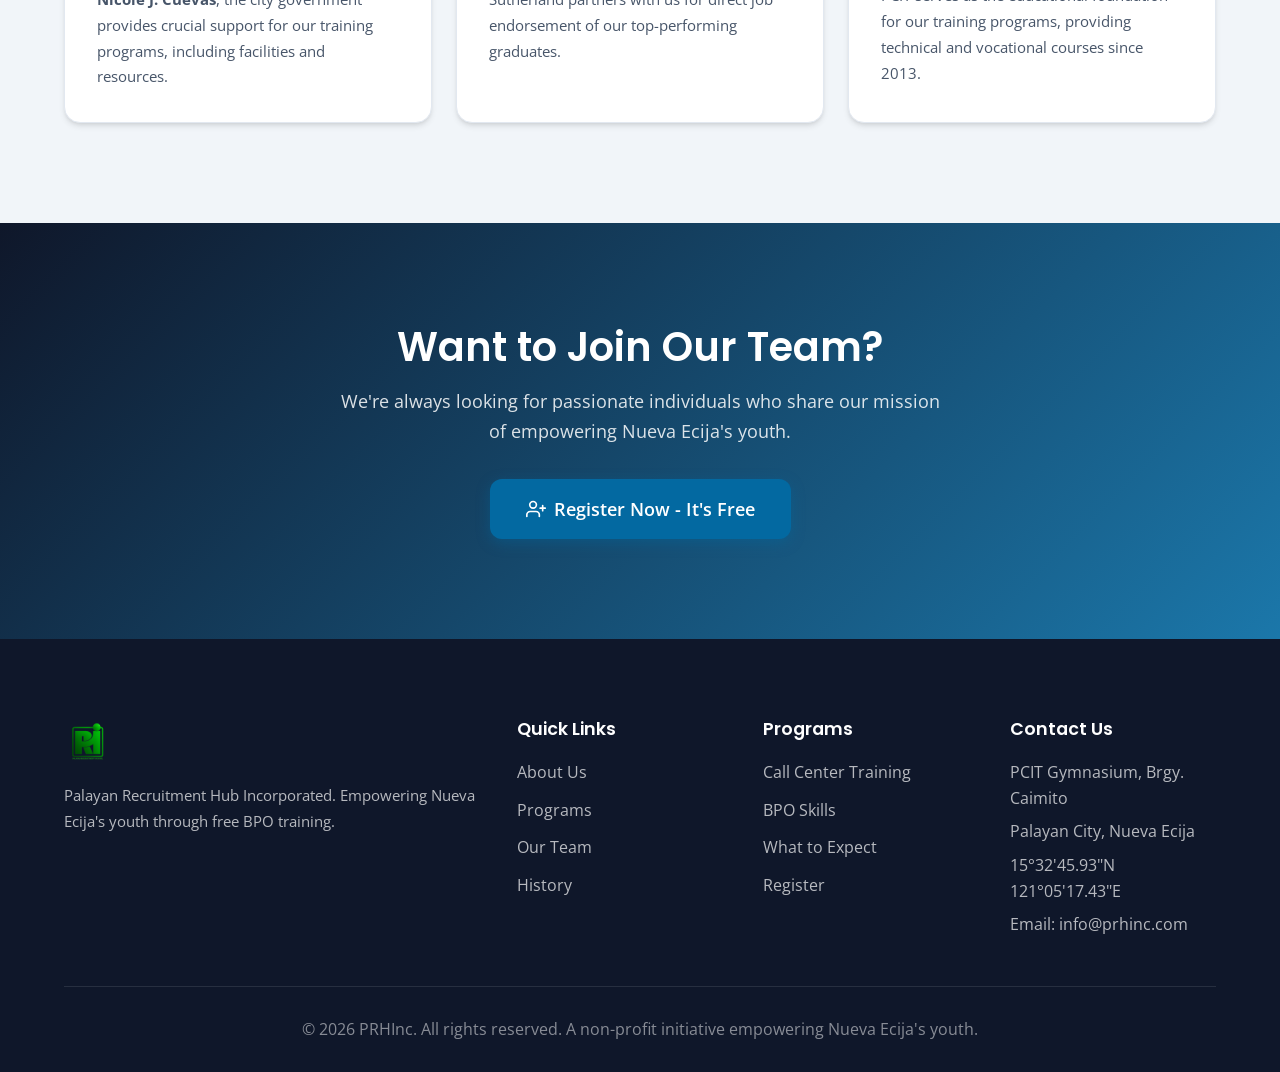
<file: team.html>
<!DOCTYPE html>
<html lang="en">
<head>
    <meta charset="UTF-8">
    <meta name="viewport" content="width=device-width, initial-scale=1.0">
    <title>Our Team - PRHInc | Meet the People Behind the Training</title>
    <link rel="icon" type="image/png" href="images/prhinclogo.png">
    <link rel="stylesheet" href="css/styles.css">
</head>
<body>
    <!-- Navigation -->
    <nav class="navbar">
        <div class="nav-container">
            <a href="index.html" class="nav-logo">
                <img src="images/prhinclogo.png" alt="PRHInc Logo" class="logo-img">
                <span>PRHInc</span>
            </a>
            <button class="nav-toggle" aria-label="Toggle navigation">
                <span></span><span></span><span></span>
            </button>
            <ul class="nav-menu">
                <li><a href="index.html" class="nav-link">Home</a></li>
                <li><a href="about.html" class="nav-link">About</a></li>
                <li><a href="programs.html" class="nav-link">Programs</a></li>
                <li><a href="expect.html" class="nav-link">What to Expect</a></li>
                <li><a href="team.html" class="nav-link active">Team</a></li>
                <li><a href="history.html" class="nav-link">History</a></li>
                <li><a href="faq.html" class="nav-link">FAQ</a></li>
                <li><a href="register.html" class="nav-link nav-cta">Register Now</a></li>
            </ul>
        </div>
    </nav>

    <!-- Page Header -->
    <section class="page-header">
        <div class="container">
            <h1>Meet Our Team</h1>
            <p>The dedicated professionals behind PRHInc's success</p>
        </div>
    </section>

    <!-- Team Section -->
    <section class="section">
        <div class="container">
            <div class="section-header">
                <h2 class="section-title">Leadership & Training Team</h2>
                <p class="section-subtitle">Experienced professionals committed to your success</p>
            </div>
            <div class="team-grid">
                <div class="team-card">
                    <div class="team-avatar">
                        <svg xmlns="http://www.w3.org/2000/svg" width="48" height="48" viewBox="0 0 24 24" fill="none" stroke="currentColor" stroke-width="1.5" stroke-linecap="round" stroke-linejoin="round">
                            <path d="M20 21v-2a4 4 0 0 0-4-4H8a4 4 0 0 0-4 4v2"></path>
                            <circle cx="12" cy="7" r="4"></circle>
                        </svg>
                    </div>
                    <h3>Suman Kunder</h3>
                    <span class="team-role">Director</span>
                    <p>The visionary leader behind PRHInc. Suman brings years of experience in the BPO industry and is passionate about creating opportunities for the youth of Nueva Ecija. His leadership has helped establish PRHInc as a premier training institution.</p>
                </div>
                <div class="team-card">
                    <div class="team-avatar">
                        <svg xmlns="http://www.w3.org/2000/svg" width="48" height="48" viewBox="0 0 24 24" fill="none" stroke="currentColor" stroke-width="1.5" stroke-linecap="round" stroke-linejoin="round">
                            <path d="M20 21v-2a4 4 0 0 0-4-4H8a4 4 0 0 0-4 4v2"></path>
                            <circle cx="12" cy="7" r="4"></circle>
                        </svg>
                    </div>
                    <h3>Mariz Garcia</h3>
                    <span class="team-role">Senior Trainer</span>
                    <p>With extensive experience in call center operations, Mariz leads our training curriculum and ensures every trainee receives top-quality instruction. Her expertise in customer service and communication skills development is invaluable to our program.</p>
                </div>
                <div class="team-card">
                    <div class="team-avatar">
                        <svg xmlns="http://www.w3.org/2000/svg" width="48" height="48" viewBox="0 0 24 24" fill="none" stroke="currentColor" stroke-width="1.5" stroke-linecap="round" stroke-linejoin="round">
                            <path d="M20 21v-2a4 4 0 0 0-4-4H8a4 4 0 0 0-4 4v2"></path>
                            <circle cx="12" cy="7" r="4"></circle>
                        </svg>
                    </div>
                    <h3>Jela Coloma</h3>
                    <span class="team-role">Junior Trainer</span>
                    <p>Jela brings fresh energy and modern training techniques to our program. Her ability to connect with trainees and create engaging learning experiences makes her an essential part of the PRHInc team.</p>
                </div>
                <div class="team-card">
                    <div class="team-avatar">
                        <svg xmlns="http://www.w3.org/2000/svg" width="48" height="48" viewBox="0 0 24 24" fill="none" stroke="currentColor" stroke-width="1.5" stroke-linecap="round" stroke-linejoin="round">
                            <path d="M20 21v-2a4 4 0 0 0-4-4H8a4 4 0 0 0-4 4v2"></path>
                            <circle cx="12" cy="7" r="4"></circle>
                        </svg>
                    </div>
                    <h3>Christine Azarcon</h3>
                    <span class="team-role">Junior Trainer</span>
                    <p>Christine's dedication and attention to detail ensure that every training session runs smoothly. Her support in mock calling sessions and individual coaching helps trainees build confidence and excel in their assessments.</p>
                </div>
            </div>
        </div>
    </section>

    <!-- Partners Section -->
    <section class="section section-alt">
        <div class="container">
            <div class="section-header">
                <h2 class="section-title">Our Partners & Supporters</h2>
                <p class="section-subtitle">Organizations that make our mission possible</p>
            </div>
            <div class="features-grid">
                <div class="feature-card">
                    <div class="feature-icon-inline">
                        <svg xmlns="http://www.w3.org/2000/svg" width="32" height="32" viewBox="0 0 24 24" fill="none" stroke="currentColor" stroke-width="1.5" stroke-linecap="round" stroke-linejoin="round">
                            <path d="M3 21h18"></path>
                            <path d="M5 21V7l8-4v18"></path>
                            <path d="M19 21V11l-6-4"></path>
                            <path d="M9 9v.01"></path>
                            <path d="M9 12v.01"></path>
                            <path d="M9 15v.01"></path>
                            <path d="M9 18v.01"></path>
                        </svg>
                    </div>
                    <h3>City Government of Palayan</h3>
                    <p>Under the leadership of <strong>Mayor Viandrei Nicole J. Cuevas</strong>, the city government provides crucial support for our training programs, including facilities and resources.</p>
                </div>
                <div class="feature-card">
                    <div class="feature-icon-inline">
                        <svg xmlns="http://www.w3.org/2000/svg" width="32" height="32" viewBox="0 0 24 24" fill="none" stroke="currentColor" stroke-width="1.5" stroke-linecap="round" stroke-linejoin="round">
                            <path d="M17 21v-2a4 4 0 0 0-4-4H5a4 4 0 0 0-4 4v2"></path>
                            <circle cx="9" cy="7" r="4"></circle>
                            <path d="M23 21v-2a4 4 0 0 0-3-3.87"></path>
                            <path d="M16 3.13a4 4 0 0 1 0 7.75"></path>
                        </svg>
                    </div>
                    <h3>Sutherland</h3>
                    <p>One of the largest BPO companies globally, Sutherland partners with us for direct job endorsement of our top-performing graduates.</p>
                </div>
                <div class="feature-card">
                    <div class="feature-icon-inline">
                        <svg xmlns="http://www.w3.org/2000/svg" width="32" height="32" viewBox="0 0 24 24" fill="none" stroke="currentColor" stroke-width="1.5" stroke-linecap="round" stroke-linejoin="round">
                            <path d="M4 19.5A2.5 2.5 0 0 1 6.5 17H20"></path>
                            <path d="M6.5 2H20v20H6.5A2.5 2.5 0 0 1 4 19.5v-15A2.5 2.5 0 0 1 6.5 2z"></path>
                        </svg>
                    </div>
                    <h3>Palayan City Institute of Technology</h3>
                    <p>PCIT serves as the educational foundation for our training programs, providing technical and vocational courses since 2013.</p>
                </div>
            </div>
        </div>
    </section>

    <!-- CTA Section -->
    <section class="section cta-section">
        <div class="container">
            <div class="cta-content">
                <h2>Want to Join Our Team?</h2>
                <p>We're always looking for passionate individuals who share our mission of empowering Nueva Ecija's youth.</p>
                <a href="register.html" class="btn btn-accent btn-lg">
                    <svg xmlns="http://www.w3.org/2000/svg" width="20" height="20" viewBox="0 0 24 24" fill="none" stroke="currentColor" stroke-width="2" stroke-linecap="round" stroke-linejoin="round">
                        <path d="M16 21v-2a4 4 0 0 0-4-4H5a4 4 0 0 0-4 4v2"></path>
                        <circle cx="8.5" cy="7" r="4"></circle>
                        <line x1="20" y1="8" x2="20" y2="14"></line>
                        <line x1="23" y1="11" x2="17" y2="11"></line>
                    </svg>
                    Register Now - It's Free
                </a>
            </div>
        </div>
    </section>

    <!-- Footer -->
    <footer class="footer">
        <div class="container">
            <div class="footer-grid">
                <div class="footer-brand">
                    <img src="images/prhinclogo.png" alt="PRHInc Logo" class="footer-logo">
                    <p>Palayan Recruitment Hub Incorporated. Empowering Nueva Ecija's youth through free BPO training.</p>
                </div>
                <div class="footer-links">
                    <h4>Quick Links</h4>
                    <ul>
                        <li><a href="about.html">About Us</a></li>
                        <li><a href="programs.html">Programs</a></li>
                        <li><a href="team.html">Our Team</a></li>
                        <li><a href="history.html">History</a></li>
                    </ul>
                </div>
                <div class="footer-links">
                    <h4>Programs</h4>
                    <ul>
                        <li><a href="programs.html">Call Center Training</a></li>
                        <li><a href="programs.html">BPO Skills</a></li>
                        <li><a href="expect.html">What to Expect</a></li>
                        <li><a href="register.html">Register</a></li>
                    </ul>
                </div>
                <div class="footer-contact">
                    <h4>Contact Us</h4>
                    <p>PCIT Gymnasium, Brgy. Caimito</p>
                    <p>Palayan City, Nueva Ecija</p>
                    <p>15°32'45.93"N 121°05'17.43"E</p>
                    <p>Email: info@prhinc.com</p>
                </div>
            </div>
            <div class="footer-bottom">
                <p>&copy; 2026 PRHInc. All rights reserved. A non-profit initiative empowering Nueva Ecija's youth.</p>
            </div>
        </div>
    </footer>

    <script src="js/turso.js"></script>
    <script src="js/ui-components.js"></script>
    <script src="js/main.js"></script>
</body>
</html>
</file>
<file: css/styles.css>
/* PRHInc Premium Design System */
@import url('https://fonts.googleapis.com/css2?family=Open+Sans:wght@300;400;500;600;700&family=Poppins:wght@400;500;600;700&display=swap');

:root {
    --primary: #0F172A;
    --primary-light: #1E293B;
    --secondary: #334155;
    --accent: #0369A1;
    --accent-light: #0EA5E9;
    --accent-dark: #0284C7;
    --success: #10B981;
    --warning: #F59E0B;
    --danger: #EF4444;
    --bg: #F8FAFC;
    --bg-alt: #F1F5F9;
    --white: #FFFFFF;
    --text: #020617;
    --text-muted: #475569;
    --text-light: #64748B;
    --border: #E2E8F0;
    --shadow-sm: 0 1px 2px 0 rgb(0 0 0 / 0.05);
    --shadow: 0 4px 6px -1px rgb(0 0 0 / 0.1), 0 2px 4px -2px rgb(0 0 0 / 0.1);
    --shadow-md: 0 10px 15px -3px rgb(0 0 0 / 0.1), 0 4px 6px -4px rgb(0 0 0 / 0.1);
    --shadow-lg: 0 20px 25px -5px rgb(0 0 0 / 0.1), 0 8px 10px -6px rgb(0 0 0 / 0.1);
    --shadow-xl: 0 25px 50px -12px rgb(0 0 0 / 0.25);
    --radius-sm: 8px;
    --radius: 12px;
    --radius-lg: 16px;
    --radius-xl: 24px;
    --transition: all 0.2s ease;
    --font-heading: 'Poppins', sans-serif;
    --font-body: 'Open Sans', sans-serif;
}

* {
    margin: 0;
    padding: 0;
    box-sizing: border-box;
}

html {
    scroll-behavior: smooth;
    font-size: 16px;
}

body {
    font-family: var(--font-body);
    color: var(--text);
    background-color: var(--bg);
    line-height: 1.6;
    -webkit-font-smoothing: antialiased;
    -moz-osx-font-smoothing: grayscale;
}

h1, h2, h3, h4, h5, h6 {
    font-family: var(--font-heading);
    font-weight: 600;
    line-height: 1.2;
    color: var(--primary);
}

a {
    text-decoration: none;
    color: inherit;
    transition: var(--transition);
}

img {
    max-width: 100%;
    height: auto;
    display: block;
}

.container {
    max-width: 1200px;
    margin: 0 auto;
    padding: 0 24px;
}

/* Navigation */
.navbar {
    position: fixed;
    top: 16px;
    left: 16px;
    right: 16px;
    background: rgba(255, 255, 255, 0.95);
    backdrop-filter: blur(20px);
    border-radius: var(--radius-xl);
    box-shadow: var(--shadow-lg);
    z-index: 1000;
    padding: 12px 0;
    border: 1px solid var(--border);
}

.nav-container {
    max-width: 1200px;
    margin: 0 auto;
    padding: 0 24px;
    display: flex;
    justify-content: space-between;
    align-items: center;
}

.nav-logo {
    display: flex;
    align-items: center;
    gap: 12px;
}

.logo-img {
    height: 48px;
    width: auto;
    transition: var(--transition);
}

.nav-logo:hover .logo-img {
    transform: scale(1.05);
}

.nav-menu {
    display: flex;
    list-style: none;
    gap: 4px;
}

.nav-link {
    padding: 10px 16px;
    font-weight: 500;
    color: var(--secondary);
    border-radius: var(--radius);
    transition: var(--transition);
    font-size: 0.9rem;
    white-space: nowrap;
}

.nav-link:hover {
    color: var(--accent);
    background: var(--bg-alt);
}

.nav-link.active {
    color: var(--accent);
    background: rgba(3, 105, 161, 0.1);
}

.nav-cta {
    background: var(--accent) !important;
    color: var(--white) !important;
    padding: 12px 24px !important;
    border-radius: var(--radius) !important;
    font-weight: 600 !important;
    box-shadow: 0 4px 14px 0 rgba(3, 105, 161, 0.4);
}

.nav-cta:hover {
    background: var(--accent-dark) !important;
    transform: translateY(-2px);
    box-shadow: 0 6px 20px 0 rgba(3, 105, 161, 0.5);
}

.nav-toggle {
    display: none;
    background: none;
    border: none;
    cursor: pointer;
    padding: 8px;
}

.hamburger {
    display: block;
    width: 24px;
    height: 2px;
    background: var(--primary);
    position: relative;
    transition: var(--transition);
}

.hamburger::before,
.hamburger::after {
    content: '';
    position: absolute;
    width: 24px;
    height: 2px;
    background: var(--primary);
    transition: var(--transition);
}

.hamburger::before {
    top: -8px;
}

.hamburger::after {
    top: 8px;
}

/* Page Header (for inner pages) */
.page-header {
    padding: 140px 24px 60px;
    background: var(--primary);
    text-align: center;
    position: relative;
    overflow: hidden;
}

.page-header::before {
    content: '';
    position: absolute;
    top: 0;
    left: 0;
    right: 0;
    bottom: 0;
    background: linear-gradient(135deg, rgba(15, 23, 42, 0.95) 0%, rgba(3, 105, 161, 0.85) 100%);
}

.page-header .container {
    position: relative;
    z-index: 1;
}

.page-header h1 {
    font-size: clamp(2rem, 5vw, 3rem);
    color: var(--white);
    margin-bottom: 16px;
}

.page-header p {
    color: rgba(255, 255, 255, 0.8);
    font-size: 1.15rem;
    max-width: 600px;
    margin: 0 auto;
}

/* Hero Section */
.hero {
    min-height: 100vh;
    min-height: 100dvh;
    display: flex;
    align-items: center;
    justify-content: center;
    position: relative;
    overflow: hidden;
    padding: 120px 24px 80px;
    background: var(--primary);
}

.hero::before {
    content: '';
    position: absolute;
    top: 0;
    left: 0;
    right: 0;
    bottom: 0;
    background: url('../images/hero-bg.jpg') center/cover no-repeat;
    opacity: 0.4;
}

.hero-overlay {
    position: absolute;
    top: 0;
    left: 0;
    right: 0;
    bottom: 0;
    background: linear-gradient(135deg, rgba(15, 23, 42, 0.85) 0%, rgba(30, 41, 59, 0.75) 50%, rgba(3, 105, 161, 0.7) 100%);
}

.hero-content {
    position: relative;
    z-index: 1;
    text-align: center;
    max-width: 800px;
}

.hero-badge {
    display: inline-flex;
    align-items: center;
    gap: 8px;
    background: rgba(255, 255, 255, 0.15);
    backdrop-filter: blur(10px);
    padding: 8px 20px;
    border-radius: 50px;
    color: var(--white);
    font-size: 0.9rem;
    font-weight: 500;
    margin-bottom: 24px;
    border: 1px solid rgba(255, 255, 255, 0.2);
}

.hero-badge svg {
    width: 18px;
    height: 18px;
}

.hero h1 {
    font-size: clamp(2.5rem, 6vw, 4rem);
    color: var(--white);
    margin-bottom: 20px;
    font-weight: 700;
    line-height: 1.1;
}

.hero p {
    font-size: clamp(1.1rem, 2vw, 1.25rem);
    color: rgba(255, 255, 255, 0.9);
    margin-bottom: 40px;
    max-width: 600px;
    margin-left: auto;
    margin-right: auto;
}

.hero-buttons {
    display: flex;
    gap: 16px;
    justify-content: center;
    flex-wrap: wrap;
}

.btn {
    display: inline-flex;
    align-items: center;
    justify-content: center;
    gap: 8px;
    padding: 14px 32px;
    font-size: 1rem;
    font-weight: 600;
    border-radius: var(--radius);
    cursor: pointer;
    transition: var(--transition);
    border: none;
    font-family: var(--font-body);
}

.btn svg {
    width: 20px;
    height: 20px;
    flex-shrink: 0;
}

.btn-primary {
    background: var(--white);
    color: var(--primary);
    box-shadow: 0 4px 14px 0 rgba(0, 0, 0, 0.2);
}

.btn-primary:hover {
    transform: translateY(-3px);
    box-shadow: 0 8px 25px 0 rgba(0, 0, 0, 0.3);
}

.btn-secondary {
    background: transparent;
    color: var(--white);
    border: 2px solid rgba(255, 255, 255, 0.4);
}

.btn-secondary:hover {
    background: rgba(255, 255, 255, 0.1);
    border-color: var(--white);
}

.btn-accent {
    background: var(--accent);
    color: var(--white);
    box-shadow: 0 4px 14px 0 rgba(3, 105, 161, 0.4);
}

.btn-accent:hover {
    background: var(--accent-dark);
    transform: translateY(-2px);
    box-shadow: 0 6px 20px 0 rgba(3, 105, 161, 0.5);
}

.btn-outline {
    background: transparent;
    color: var(--accent);
    border: 2px solid var(--accent);
}

.btn-outline:hover {
    background: var(--accent);
    color: var(--white);
}

.btn-lg {
    padding: 16px 36px;
    font-size: 1.1rem;
}

/* Sections */
.section {
    padding: 100px 0;
}

.section-alt {
    background: var(--bg-alt);
}

.section-title {
    font-size: clamp(2rem, 4vw, 2.75rem);
    text-align: center;
    margin-bottom: 16px;
    color: var(--primary);
}

.section-subtitle {
    text-align: center;
    color: var(--text-muted);
    font-size: 1.1rem;
    max-width: 600px;
    margin: 0 auto 60px;
}

/* Overview Cards (Home) */
.overview-grid {
    display: grid;
    grid-template-columns: repeat(auto-fit, minmax(280px, 1fr));
    gap: 24px;
}

.overview-card {
    background: var(--white);
    padding: 32px;
    border-radius: var(--radius-lg);
    box-shadow: var(--shadow);
    border: 1px solid var(--border);
    transition: var(--transition);
    text-align: center;
}

.overview-card:hover {
    transform: translateY(-5px);
    box-shadow: var(--shadow-xl);
    border-color: var(--accent);
}

.overview-card svg {
    width: 48px;
    height: 48px;
    color: var(--accent);
    margin-bottom: 16px;
}

.overview-card h3 {
    font-size: 1.15rem;
    margin-bottom: 8px;
    color: var(--primary);
}

.overview-card p {
    color: var(--text-muted);
    font-size: 0.95rem;
    line-height: 1.6;
}

/* Quick Links Grid */
.quick-links-grid {
    display: grid;
    grid-template-columns: repeat(auto-fit, minmax(220px, 1fr));
    gap: 20px;
}

.quick-link {
    display: flex;
    align-items: center;
    gap: 16px;
    background: var(--white);
    padding: 24px;
    border-radius: var(--radius-lg);
    box-shadow: var(--shadow);
    border: 1px solid var(--border);
    transition: var(--transition);
}

.quick-link:hover {
    transform: translateY(-3px);
    box-shadow: var(--shadow-md);
    border-color: var(--accent);
}

.quick-link svg {
    width: 32px;
    height: 32px;
    color: var(--accent);
    flex-shrink: 0;
}

.quick-link span {
    font-weight: 600;
    color: var(--primary);
    font-size: 0.95rem;
}

/* Stats Row */
.stats-row {
    display: grid;
    grid-template-columns: repeat(4, 1fr);
    gap: 24px;
    margin-top: 60px;
    margin-bottom: 60px;
}

.stat-item {
    text-align: center;
    padding: 24px;
}

.stat-number {
    font-family: var(--font-heading);
    font-size: 2.5rem;
    font-weight: 700;
    color: var(--accent);
    margin-bottom: 8px;
}

.stat-number.counter {
    display: inline-block;
    min-width: 80px;
    letter-spacing: 2px;
    font-variant-numeric: tabular-nums;
    transition: transform 0.1s ease;
    will-change: transform;
}

.stat-label {
    color: var(--text-muted);
    font-size: 0.95rem;
}

/* About Page */
.about-grid {
    display: grid;
    grid-template-columns: 1fr 1fr;
    gap: 60px;
    align-items: center;
}

.about-content h2 {
    font-size: 2.25rem;
    margin-bottom: 20px;
    color: var(--primary);
}

.about-content p {
    color: var(--text-muted);
    margin-bottom: 20px;
    line-height: 1.8;
}

.about-content strong {
    color: var(--primary);
}

.about-image {
    border-radius: var(--radius-xl);
    overflow: hidden;
    box-shadow: var(--shadow-xl);
}

.about-image img {
    width: 100%;
    height: 400px;
    object-fit: cover;
}

.info-card {
    background: var(--white);
    padding: 32px;
    border-radius: var(--radius-lg);
    box-shadow: var(--shadow);
    border: 1px solid var(--border);
    margin-bottom: 24px;
    transition: var(--transition);
}

.info-card:hover {
    box-shadow: var(--shadow-md);
    border-color: var(--accent);
}

.info-card-header {
    display: flex;
    align-items: center;
    gap: 16px;
    margin-bottom: 16px;
}

.info-card-header svg {
    width: 32px;
    height: 32px;
    color: var(--accent);
    flex-shrink: 0;
}

.info-card-header h3 {
    font-size: 1.2rem;
    color: var(--primary);
}

.info-card p {
    color: var(--text-muted);
    line-height: 1.8;
}

.info-card ul {
    list-style: none;
    margin-top: 12px;
}

.info-card ul li {
    display: flex;
    align-items: flex-start;
    gap: 10px;
    padding: 6px 0;
    color: var(--text-muted);
}

.info-card ul li svg {
    width: 18px;
    height: 18px;
    color: var(--success);
    flex-shrink: 0;
    margin-top: 3px;
}

/* Features Grid */
.features-grid {
    display: grid;
    grid-template-columns: repeat(auto-fit, minmax(320px, 1fr));
    gap: 24px;
}

.feature-card {
    background: var(--white);
    padding: 32px;
    border-radius: var(--radius-lg);
    box-shadow: var(--shadow);
    border: 1px solid var(--border);
    transition: var(--transition);
    cursor: pointer;
}

.feature-card:hover {
    transform: translateY(-5px);
    box-shadow: var(--shadow-xl);
    border-color: var(--accent);
}

/* Icon WITHOUT box - just the raw SVG */
.feature-icon {
    margin-bottom: 20px;
}

.feature-icon svg {
    width: 40px;
    height: 40px;
    color: var(--accent);
}

/* Expect Section */
.expect-section {
    display: grid;
    grid-template-columns: 1fr 1fr;
    gap: 60px;
    align-items: center;
}

.expect-text h2 {
    font-size: 2.5rem;
    margin-bottom: 24px;
}

.expect-text p {
    color: var(--text-muted);
    margin-bottom: 32px;
    line-height: 1.8;
}

.expect-list {
    list-style: none;
}

.expect-list li {
    display: flex;
    align-items: flex-start;
    gap: 16px;
    padding: 16px 0;
    border-bottom: 1px solid var(--border);
}

.expect-list li:last-child {
    border-bottom: none;
}

.expect-list svg {
    width: 24px;
    height: 24px;
    color: var(--success);
    flex-shrink: 0;
    margin-top: 2px;
}

.expect-list strong {
    color: var(--primary);
}

/* Benefits Grid */
.benefits-grid {
    display: grid;
    grid-template-columns: repeat(auto-fit, minmax(240px, 1fr));
    gap: 24px;
    margin-top: 48px;
}

/* Carousel */
.expect-carousel {
    position: relative;
    width: 100%;
    height: 420px;
    overflow: hidden;
    border-radius: var(--radius-xl);
    box-shadow: var(--shadow-xl);
    mask-image: linear-gradient(to right, transparent 0%, black 15%, black 85%, transparent 100%);
    -webkit-mask-image: linear-gradient(to right, transparent 0%, black 15%, black 85%, transparent 100%);
}

/* Pause old carousel on hover too */
.expect-carousel:hover .carousel-track {
    animation-play-state: paused;
}

.carousel-track {
    display: flex;
    gap: 16px;
    animation: scrollCarousel 30s linear infinite;
    width: max-content;
}

.carousel-track img {
    width: 300px;
    height: 420px;
    object-fit: cover;
    border-radius: var(--radius-lg);
    flex-shrink: 0;
    transition: transform 0.3s ease, filter 0.3s ease;
}

.carousel-track img:hover {
    transform: scale(1.03);
    filter: brightness(1.1);
}

@keyframes scrollCarousel {
    0% {
        transform: translateX(0);
    }
    100% {
        transform: translateX(-50%);
    }
}

/* Pause carousel on hover */
.expect-carousel:hover .carousel-track,
.carousel-wrapper:hover .carousel-track {
    animation-play-state: paused;
}

/* Team Section */
.team-grid {
    display: grid;
    grid-template-columns: repeat(auto-fit, minmax(260px, 1fr));
    gap: 32px;
}

.team-card {
    background: var(--white);
    border-radius: var(--radius-lg);
    padding: 32px;
    text-align: center;
    box-shadow: var(--shadow);
    border: 1px solid var(--border);
    transition: var(--transition);
}

.team-card:hover {
    transform: translateY(-5px);
    box-shadow: var(--shadow-xl);
    transition: transform 0.3s ease, box-shadow 0.3s ease;
}

.team-card h3 {
    font-size: 1.25rem;
    margin-bottom: 8px;
    color: var(--primary);
}

.team-card p {
    color: var(--accent);
    font-weight: 500;
    font-size: 0.95rem;
}

/* FAQ Section */
.faq-container {
    max-width: 800px;
    margin: 0 auto;
}

.faq-item {
    background: var(--white);
    border-radius: var(--radius);
    margin-bottom: 16px;
    box-shadow: var(--shadow-sm);
    border: 1px solid var(--border);
    overflow: hidden;
    transition: var(--transition);
}

.faq-item:hover {
    box-shadow: var(--shadow);
}

.faq-item.active {
    border-color: var(--accent);
}

.faq-question {
    width: 100%;
    padding: 20px 24px;
    background: none;
    border: none;
    text-align: left;
    font-size: 1.05rem;
    font-weight: 600;
    color: var(--primary);
    cursor: pointer;
    display: flex;
    justify-content: space-between;
    align-items: center;
    font-family: var(--font-heading);
    transition: var(--transition);
}

.faq-question:hover {
    color: var(--accent);
}

.faq-icon {
    width: 24px;
    height: 24px;
    transition: transform 0.3s ease;
}

.faq-item.active .faq-icon {
    transform: rotate(180deg);
}

.faq-answer {
    max-height: 0;
    overflow: hidden;
    transition: max-height 0.3s ease, padding 0.3s ease;
}

.faq-item.active .faq-answer {
    max-height: 500px;
}

.faq-answer-content {
    padding: 0 24px 20px;
    color: var(--text-muted);
    line-height: 1.7;
}

.faq-answer-content ul {
    margin-top: 8px;
    padding-left: 20px;
}

.faq-answer-content ul li {
    margin-bottom: 4px;
}

/* History Section */
.history-section {
    display: grid;
    grid-template-columns: 1fr 1fr;
    gap: 60px;
    align-items: center;
}

.history-text h2 {
    font-size: 2.5rem;
    margin-bottom: 24px;
}

.history-text p {
    color: var(--text-muted);
    margin-bottom: 24px;
    line-height: 1.8;
}

.history-quote {
    background: var(--bg-alt);
    padding: 24px;
    border-radius: var(--radius);
    border-left: 4px solid var(--accent);
    margin: 32px 0;
    font-style: italic;
    color: var(--text-muted);
}

.history-image {
    border-radius: var(--radius-xl);
    overflow: hidden;
    box-shadow: var(--shadow-xl);
}

.history-image img {
    width: 100%;
    height: 400px;
    object-fit: cover;
}

/* Timeline */
.timeline {
    position: relative;
    max-width: 800px;
    margin: 0 auto;
    padding-left: 40px;
}

.timeline::before {
    content: '';
    position: absolute;
    left: 15px;
    top: 0;
    bottom: 0;
    width: 3px;
    background: var(--accent);
    border-radius: 2px;
}

.timeline-item {
    position: relative;
    margin-bottom: 40px;
    padding-left: 40px;
}

.timeline-item::before {
    content: '';
    position: absolute;
    left: -32px;
    top: 6px;
    width: 14px;
    height: 14px;
    background: var(--accent);
    border-radius: 50%;
    border: 3px solid var(--white);
    box-shadow: 0 0 0 3px var(--accent);
}

.timeline-year {
    font-family: var(--font-heading);
    font-size: 1.1rem;
    font-weight: 700;
    color: var(--accent);
    margin-bottom: 8px;
}

.timeline-item h3 {
    font-size: 1.15rem;
    margin-bottom: 8px;
    color: var(--primary);
}

.timeline-item p {
    color: var(--text-muted);
    line-height: 1.7;
}

/* Inspired Section */
.inspired-grid {
    display: grid;
    grid-template-columns: repeat(auto-fit, minmax(350px, 1fr));
    gap: 32px;
}

.success-card {
    background: var(--white);
    border-radius: var(--radius-lg);
    overflow: hidden;
    box-shadow: var(--shadow);
    border: 1px solid var(--border);
    transition: var(--transition);
}

.success-card:hover {
    transform: translateY(-5px);
    box-shadow: var(--shadow-xl);
    transition: transform 0.3s ease, box-shadow 0.3s ease;
}

.success-image {
    height: 200px;
    overflow: hidden;
}

.success-image img {
    width: 100%;
    height: 100%;
    object-fit: cover;
    transition: transform 0.5s ease;
}

.success-card:hover .success-image img {
    transform: scale(1.05);
}

.success-content {
    padding: 24px;
}

.success-content h3 {
    font-size: 1.25rem;
    margin-bottom: 12px;
    color: var(--primary);
}

.success-content p {
    color: var(--text-muted);
    line-height: 1.7;
}

/* Register Section */
.register-section {
    display: grid;
    grid-template-columns: 1fr 1fr;
    gap: 60px;
    align-items: center;
}

.register-info h2 {
    font-size: 2.5rem;
    margin-bottom: 24px;
}

.register-info p {
    color: var(--text-muted);
    margin-bottom: 32px;
    line-height: 1.8;
}

.register-benefits {
    list-style: none;
}

.register-benefits li {
    display: flex;
    align-items: center;
    gap: 12px;
    padding: 12px 0;
    color: var(--text-muted);
}

.register-benefits svg {
    width: 20px;
    height: 20px;
    color: var(--success);
}

.register-form-container {
    background: var(--white);
    border-radius: var(--radius-xl);
    padding: 40px;
    box-shadow: var(--shadow-xl);
    border: 1px solid var(--border);
}

.register-form-container h3 {
    font-size: 1.5rem;
    margin-bottom: 24px;
    color: var(--primary);
}

.form-group {
    margin-bottom: 20px;
}

.form-group label {
    display: block;
    margin-bottom: 8px;
    font-weight: 500;
    color: var(--primary);
    font-size: 0.95rem;
}

.form-group input,
.form-group select,
.form-group textarea {
    width: 100%;
    padding: 14px 16px;
    border: 2px solid var(--border);
    border-radius: var(--radius);
    font-size: 1rem;
    font-family: var(--font-body);
    transition: var(--transition);
    background: var(--bg);
}

.form-group input:focus,
.form-group select:focus,
.form-group textarea:focus {
    outline: none;
    border-color: var(--accent);
    box-shadow: 0 0 0 4px rgba(3, 105, 161, 0.1);
}

.form-group textarea {
    resize: vertical;
    min-height: 120px;
}

/* Footer */
.footer {
    background: var(--primary);
    color: var(--white);
    padding: 80px 0 30px;
}

.footer-content {
    display: grid;
    grid-template-columns: 2fr 1fr 1fr 1fr;
    gap: 40px;
    margin-bottom: 60px;
}

.footer-brand h3 {
    font-size: 1.5rem;
    color: var(--white);
    margin-bottom: 16px;
}

.footer-links h4 {
    font-size: 1.1rem;
    color: var(--white);
    margin-bottom: 20px;
}

.footer-links ul {
    list-style: none;
}

.footer-links li {
    margin-bottom: 12px;
}

.footer-links a {
    color: rgba(255, 255, 255, 0.7);
    transition: var(--transition);
}

.footer-links a:hover {
    color: var(--white);
}

.footer-contact h4 {
    font-size: 1.1rem;
    color: var(--white);
    margin-bottom: 20px;
}

.footer-contact p {
    color: rgba(255, 255, 255, 0.7);
    margin-bottom: 8px;
}

.footer-bottom {
    border-top: 1px solid rgba(255, 255, 255, 0.1);
    padding-top: 30px;
    text-align: center;
    color: rgba(255, 255, 255, 0.5);
}

/* Animations */
.fade-in {
    opacity: 0;
    transform: translateY(30px);
    transition: opacity 0.6s ease, transform 0.6s ease;
}

.fade-in.visible {
    opacity: 1;
    transform: translateY(0);
}

.slide-in-left {
    opacity: 0;
    transform: translateX(-50px);
    transition: opacity 0.6s ease, transform 0.6s ease;
}

.slide-in-left.visible {
    opacity: 1;
    transform: translateX(0);
}

.slide-in-right {
    opacity: 0;
    transform: translateX(50px);
    transition: opacity 0.6s ease, transform 0.6s ease;
}

.slide-in-right.visible {
    opacity: 1;
    transform: translateX(0);
}

/* Feature Modal */
.modal-overlay {
    position: fixed;
    top: 0;
    left: 0;
    right: 0;
    bottom: 0;
    background: rgba(15, 23, 42, 0.85);
    backdrop-filter: blur(8px);
    display: flex;
    align-items: center;
    justify-content: center;
    z-index: 10000;
    padding: 20px;
}

.modal-content {
    background: var(--white);
    border-radius: 20px;
    padding: 40px;
    max-width: 500px;
    width: 100%;
    position: relative;
    box-shadow: 0 25px 80px rgba(0, 0, 0, 0.3);
    animation: modalSlideIn 0.3s ease;
}

@keyframes modalSlideIn {
    from {
        opacity: 0;
        transform: translateY(30px) scale(0.95);
    }
    to {
        opacity: 1;
        transform: translateY(0) scale(1);
    }
}

.modal-close {
    position: absolute;
    top: 15px;
    right: 20px;
    background: var(--bg);
    border: none;
    font-size: 28px;
    cursor: pointer;
    color: var(--secondary);
    width: 40px;
    height: 40px;
    border-radius: 50%;
    display: flex;
    align-items: center;
    justify-content: center;
    transition: var(--transition);
}

.modal-close:hover {
    background: #fee2e2;
    color: #dc2626;
}

/* Modal icon WITHOUT box */
.modal-icon {
    margin-bottom: 20px;
}

.modal-icon svg {
    width: 40px;
    height: 40px;
    color: var(--accent);
}

.modal-content h3 {
    font-family: var(--font-heading);
    font-size: 1.5rem;
    font-weight: 700;
    color: var(--primary);
    margin-bottom: 16px;
}

.modal-content p {
    color: var(--secondary);
    line-height: 1.7;
    font-size: 0.95rem;
}

/* BPO Stats Bar */
.bpo-stats-bar {
    display: grid;
    grid-template-columns: repeat(auto-fit, minmax(200px, 1fr));
    gap: 24px;
    margin: 40px 0;
}

.bpo-stat {
    text-align: center;
    padding: 24px 16px;
    background: var(--white);
    border-radius: var(--radius-lg);
    box-shadow: var(--shadow);
    border: 1px solid var(--border);
}

.bpo-stat svg {
    width: 32px;
    height: 32px;
    color: var(--accent);
    margin-bottom: 12px;
}

.bpo-stat h4 {
    font-size: 1.5rem;
    font-weight: 700;
    color: var(--accent);
    margin-bottom: 4px;
}

.bpo-stat p {
    color: var(--text-muted);
    font-size: 0.9rem;
}

/* Curriculum Table */
.curriculum-table {
    width: 100%;
    border-collapse: collapse;
    margin: 24px 0;
}

.curriculum-table th,
.curriculum-table td {
    padding: 14px 20px;
    text-align: left;
    border-bottom: 1px solid var(--border);
}

.curriculum-table th {
    background: var(--primary);
    color: var(--white);
    font-weight: 600;
    font-size: 0.95rem;
}

.curriculum-table th:first-child {
    border-radius: var(--radius) 0 0 0;
}

.curriculum-table th:last-child {
    border-radius: 0 var(--radius) 0 0;
}

.curriculum-table tr:hover {
    background: var(--bg-alt);
}

.curriculum-table td {
    color: var(--text-muted);
}

.curriculum-table td:first-child {
    font-weight: 600;
    color: var(--primary);
}

/* Responsive */
@media (max-width: 1024px) {
    .navbar {
        top: 12px;
        left: 12px;
        right: 12px;
    }

    .expect-section,
    .history-section,
    .register-section,
    .about-grid {
        grid-template-columns: 1fr;
        gap: 40px;
    }

    .footer-content {
        grid-template-columns: 1fr 1fr;
    }

    .stats-row {
        grid-template-columns: repeat(2, 1fr);
    }

    .expect-carousel {
        height: 320px;
    }

    .carousel-track img {
        width: 250px;
        height: 320px;
    }
}

@media (max-width: 768px) {
    .nav-toggle {
        display: block;
    }

    .nav-menu {
        position: fixed;
        top: 80px;
        left: 12px;
        right: 12px;
        background: var(--white);
        border-radius: var(--radius-lg);
        box-shadow: var(--shadow-xl);
        flex-direction: column;
        padding: 16px;
        gap: 8px;
        opacity: 0;
        visibility: hidden;
        transform: translateY(-20px);
        transition: var(--transition);
        border: 1px solid var(--border);
        max-height: 80vh;
        overflow-y: auto;
    }

    .nav-menu.active {
        opacity: 1;
        visibility: visible;
        transform: translateY(0);
    }

    .nav-link {
        padding: 14px 20px;
        width: 100%;
        text-align: center;
    }

    .hero {
        padding: 100px 20px 60px;
    }

    .hero h1 {
        font-size: 2.25rem;
    }

    .hero-buttons {
        flex-direction: column;
        align-items: center;
    }

    .btn {
        width: 100%;
        max-width: 300px;
    }

    .features-grid {
        grid-template-columns: 1fr;
    }

    .team-grid {
        grid-template-columns: 1fr;
    }

    .inspired-grid {
        grid-template-columns: 1fr;
    }

    .footer-content {
        grid-template-columns: 1fr;
        text-align: center;
    }

    .section {
        padding: 60px 0;
    }

    .register-form-container {
        padding: 24px;
    }

    .stats-row {
        grid-template-columns: 1fr 1fr;
    }

    .quick-links-grid {
        grid-template-columns: 1fr;
    }

    .bpo-stats-bar {
        grid-template-columns: 1fr 1fr;
    }

    .curriculum-table {
        font-size: 0.85rem;
    }

    .curriculum-table th,
    .curriculum-table td {
        padding: 10px 12px;
    }
}

@media (max-width: 480px) {
    .hero h1 {
        font-size: 1.75rem;
    }

    .section-title {
        font-size: 1.75rem;
    }

    .expect-text h2,
    .history-text h2,
    .register-info h2,
    .about-content h2 {
        font-size: 1.75rem;
    }

    .stats-row {
        grid-template-columns: 1fr;
    }

    .bpo-stats-bar {
        grid-template-columns: 1fr;
    }

    .page-header {
        padding: 120px 20px 40px;
    }

    .expect-carousel {
        height: 260px;
    }

    .carousel-track img {
        width: 200px;
        height: 260px;
    }
}

/* ========================
   MULTI-PAGE COMPONENTS
   ======================== */

/* Hero Actions */
.hero-actions {
    display: flex;
    gap: 16px;
    justify-content: center;
    flex-wrap: wrap;
    margin-bottom: 60px;
}

/* Hero Stats */
.hero-stats {
    display: flex;
    justify-content: center;
    gap: 60px;
}

.hero-stats .stat-item {
    text-align: center;
}

.hero-stats .stat-number {
    font-family: var(--font-heading);
    font-size: 2.5rem;
    font-weight: 700;
    color: var(--accent-light);
    display: block;
    margin-bottom: 4px;
}

.hero-stats .stat-label {
    color: rgba(255, 255, 255, 0.7);
    font-size: 0.9rem;
    text-transform: uppercase;
    letter-spacing: 1px;
}

/* About Preview (Home) */
.about-preview {
    display: grid;
    grid-template-columns: 1fr 1fr;
    gap: 60px;
    align-items: center;
}

.about-preview-text h2 {
    font-size: 2.25rem;
    margin-bottom: 20px;
    color: var(--primary);
}

.about-preview-text p {
    color: var(--text-muted);
    margin-bottom: 16px;
    line-height: 1.8;
}

.about-preview-text strong {
    color: var(--primary);
}

.about-preview-image {
    border-radius: var(--radius-xl);
    overflow: hidden;
    box-shadow: var(--shadow-xl);
}

.about-preview-image img {
    width: 100%;
    height: 350px;
    object-fit: cover;
}

/* Section CTA */
.section-cta {
    text-align: center;
    margin-top: 48px;
}

/* Benefits Grid (bare SVGs) */
.benefits-grid {
    display: grid;
    grid-template-columns: repeat(auto-fit, minmax(260px, 1fr));
    gap: 32px;
}

.benefit-item {
    background: var(--white);
    padding: 32px;
    border-radius: var(--radius-lg);
    box-shadow: var(--shadow);
    border: 1px solid var(--border);
    transition: var(--transition);
}

.benefit-item:hover {
    transform: translateY(-4px);
    box-shadow: var(--shadow-md);
}

.benefit-icon {
    margin-bottom: 16px;
}

.benefit-icon svg {
    width: 28px;
    height: 28px;
    color: var(--accent);
}

.benefit-item h4 {
    font-size: 1.1rem;
    margin-bottom: 8px;
    color: var(--primary);
}

.benefit-item p {
    color: var(--text-muted);
    font-size: 0.95rem;
    line-height: 1.6;
}

/* Success Story */
.story-hero {
    display: grid;
    grid-template-columns: 1fr 1fr;
    gap: 48px;
    align-items: start;
    margin-bottom: 48px;
}

.story-hero-images {
    display: grid;
    grid-template-columns: 2fr 1fr;
    gap: 12px;
    position: sticky;
    top: 100px;
    align-self: start;
}

.story-hero-main {
    border-radius: var(--radius-lg);
    overflow: hidden;
    box-shadow: var(--shadow-md);
    aspect-ratio: 3/4;
}

.story-hero-main img {
    width: 100%;
    height: 100%;
    object-fit: cover;
    display: block;
}

.story-hero-side {
    display: flex;
    flex-direction: column;
    gap: 12px;
}

.story-hero-side img {
    width: 100%;
    flex: 1;
    border-radius: var(--radius);
    box-shadow: var(--shadow);
    object-fit: cover;
    aspect-ratio: 1;
}

.story-badge {
    display: inline-block;
    background: var(--accent);
    color: var(--white);
    font-family: var(--font-heading);
    font-size: 0.75rem;
    font-weight: 600;
    padding: 6px 14px;
    border-radius: 20px;
    text-transform: uppercase;
    letter-spacing: 0.5px;
    margin-bottom: 12px;
}

.story-name {
    font-family: var(--font-heading);
    font-size: clamp(1.5rem, 3vw, 2rem);
    font-weight: 700;
    color: var(--text);
    margin-bottom: 8px;
}

.story-tagline {
    font-size: 1rem;
    color: var(--accent);
    font-weight: 500;
    margin-bottom: 24px;
}

.story-text {
    display: flex;
    flex-direction: column;
    gap: 16px;
}

.story-text p {
    font-size: 0.95rem;
    line-height: 1.8;
    color: var(--text-muted);
}

.story-gallery {
    display: grid;
    grid-template-columns: repeat(4, 1fr);
    gap: 12px;
    margin-bottom: 40px;
}

.story-gallery img {
    width: 100%;
    aspect-ratio: 4/3;
    object-fit: cover;
    border-radius: var(--radius);
    box-shadow: var(--shadow-sm);
    transition: var(--transition);
    cursor: pointer;
}

.story-gallery img:hover {
    box-shadow: var(--shadow-md);
    transform: scale(1.02);
}

.story-cta {
    text-align: center;
}

@media (max-width: 1024px) {
    .story-hero {
        grid-template-columns: 1fr;
        gap: 32px;
    }

    .story-hero-images {
        position: static;
        grid-template-columns: 1fr 1fr;
        max-height: 320px;
        overflow: hidden;
    }

    .story-hero-main {
        aspect-ratio: auto;
    }

    .story-gallery {
        grid-template-columns: repeat(3, 1fr);
    }
}

@media (max-width: 640px) {
    .story-hero {
        gap: 24px;
    }

    .story-hero-images {
        grid-template-columns: 1fr 1fr;
        max-height: 240px;
    }

    .story-gallery {
        display: flex;
        overflow-x: auto;
        scroll-snap-type: x mandatory;
        gap: 10px;
        margin-bottom: 32px;
        padding-bottom: 8px;
        -webkit-overflow-scrolling: touch;
    }

    .story-gallery::-webkit-scrollbar {
        height: 4px;
    }

    .story-gallery::-webkit-scrollbar-track {
        background: var(--bg-alt);
        border-radius: 4px;
    }

    .story-gallery::-webkit-scrollbar-thumb {
        background: var(--accent);
        border-radius: 4px;
    }

    .story-gallery img {
        min-width: 200px;
        height: 160px;
        aspect-ratio: auto;
        scroll-snap-align: start;
        flex-shrink: 0;
    }
}

/* CTA Section */
.cta-section {
    background: linear-gradient(135deg, var(--primary) 0%, rgba(3, 105, 161, 0.9) 100%);
    text-align: center;
}

.cta-content h2 {
    font-size: clamp(1.75rem, 4vw, 2.5rem);
    color: var(--white);
    margin-bottom: 16px;
}

.cta-content p {
    color: rgba(255, 255, 255, 0.85);
    font-size: 1.1rem;
    max-width: 600px;
    margin: 0 auto 32px;
    line-height: 1.7;
}

/* Content Grid (2-column layouts) */
.content-grid {
    display: grid;
    grid-template-columns: 1fr 1fr;
    gap: 60px;
    align-items: start;
}

.content-grid.reverse {
    direction: rtl;
}

.content-grid.reverse > * {
    direction: ltr;
}

.content-main h2 {
    font-size: 2rem;
    margin-bottom: 20px;
    color: var(--primary);
}

.content-main h3 {
    font-size: 1.35rem;
    margin-top: 32px;
    margin-bottom: 12px;
    color: var(--primary);
}

.content-main h4 {
    font-size: 1.1rem;
    margin-top: 24px;
    margin-bottom: 8px;
    color: var(--primary);
}

.content-main p {
    color: var(--text-muted);
    margin-bottom: 16px;
    line-height: 1.8;
}

.content-main strong {
    color: var(--primary);
}

.content-list {
    list-style: none;
    margin: 12px 0 16px;
}

.content-list li {
    display: flex;
    align-items: flex-start;
    gap: 10px;
    padding: 6px 0;
    color: var(--text-muted);
    line-height: 1.6;
}

.content-list li::before {
    content: '';
    width: 8px;
    height: 8px;
    background: var(--accent);
    border-radius: 50%;
    flex-shrink: 0;
    margin-top: 8px;
}

.content-sidebar {
    position: sticky;
    top: 100px;
}

.sidebar-image {
    width: 100%;
    height: 400px;
    object-fit: cover;
    border-radius: var(--radius-xl);
    box-shadow: var(--shadow-xl);
}

/* Program Highlight */
.program-highlight {
    background: var(--white);
    border-radius: var(--radius-xl);
    padding: 48px;
    box-shadow: var(--shadow-lg);
    border: 1px solid var(--border);
    position: relative;
    overflow: hidden;
}

.program-highlight-badge {
    display: inline-block;
    background: var(--accent);
    color: var(--white);
    padding: 6px 16px;
    border-radius: 50px;
    font-size: 0.8rem;
    font-weight: 600;
    text-transform: uppercase;
    letter-spacing: 1px;
    margin-bottom: 20px;
}

.program-highlights {
    display: grid;
    grid-template-columns: 1fr 1fr;
    gap: 12px;
    margin-top: 24px;
}

.highlight-item {
    display: flex;
    align-items: center;
    gap: 10px;
    color: var(--text-muted);
    font-size: 0.95rem;
}

.highlight-item svg {
    color: var(--success);
    flex-shrink: 0;
}

/* Modules Grid */
.modules-grid {
    display: grid;
    grid-template-columns: repeat(auto-fit, minmax(320px, 1fr));
    gap: 24px;
}

.module-card {
    background: var(--white);
    padding: 32px;
    border-radius: var(--radius-lg);
    box-shadow: var(--shadow);
    border: 1px solid var(--border);
    transition: var(--transition);
}

.module-card:hover {
    transform: translateY(-4px);
    box-shadow: var(--shadow-md);
}

.module-day {
    display: inline-block;
    background: rgba(3, 105, 161, 0.1);
    color: var(--accent);
    padding: 4px 14px;
    border-radius: 50px;
    font-size: 0.85rem;
    font-weight: 600;
    margin-bottom: 16px;
}

.module-card h3 {
    font-size: 1.2rem;
    margin-bottom: 12px;
    color: var(--primary);
}

.module-card p {
    color: var(--text-muted);
    margin-bottom: 16px;
    line-height: 1.6;
}

.module-list {
    list-style: none;
}

.module-list li {
    padding: 4px 0;
    color: var(--text-muted);
    font-size: 0.9rem;
    display: flex;
    align-items: center;
    gap: 8px;
}

.module-list li::before {
    content: '';
    width: 6px;
    height: 6px;
    background: var(--accent);
    border-radius: 50%;
    flex-shrink: 0;
}

/* Stats Row (new version) */
.stat-card {
    text-align: center;
    padding: 32px 20px;
    background: var(--white);
    border-radius: var(--radius-lg);
    box-shadow: var(--shadow);
    border: 1px solid var(--border);
}

.stat-big {
    display: block;
    font-family: var(--font-heading);
    font-size: 2.5rem;
    font-weight: 700;
    color: var(--accent);
    margin-bottom: 8px;
}

.stat-desc {
    color: var(--text-muted);
    font-size: 0.9rem;
}

/* Timeline (new version) */
.timeline-marker {
    font-family: var(--font-heading);
    font-size: 1rem;
    font-weight: 700;
    color: var(--accent);
    margin-bottom: 8px;
    display: inline-block;
    background: rgba(3, 105, 161, 0.1);
    padding: 4px 14px;
    border-radius: 50px;
}

/* Schedule */
.schedule-table {
    max-width: 700px;
    margin: 0 auto;
}

.schedule-row {
    display: flex;
    align-items: center;
    padding: 16px 24px;
    border-bottom: 1px solid var(--border);
    background: var(--white);
    transition: var(--transition);
}

.schedule-row:first-child {
    border-radius: var(--radius) var(--radius) 0 0;
}

.schedule-row:last-child {
    border-radius: 0 0 var(--radius) var(--radius);
    border-bottom: none;
}

.schedule-row:hover {
    background: var(--bg-alt);
}

.schedule-time {
    font-weight: 600;
    color: var(--accent);
    min-width: 120px;
    font-size: 0.95rem;
}

.schedule-activity {
    color: var(--text-muted);
    font-size: 0.95rem;
}

/* Team Role */
.team-role {
    display: inline-block;
    color: var(--accent);
    font-weight: 600;
    font-size: 0.95rem;
    margin-bottom: 16px;
}

/* Team Avatar SVG */
.team-avatar {
    width: 120px;
    height: 120px;
    border-radius: 50%;
    margin: 0 auto 20px;
    overflow: hidden;
    display: flex;
    align-items: center;
    justify-content: center;
    background: rgba(3, 105, 161, 0.08);
    border: 4px solid var(--bg-alt);
    box-shadow: var(--shadow-md);
}

.team-avatar svg {
    color: var(--accent);
}

/* FAQ Answer p */
.faq-answer p {
    padding: 0 24px 20px;
    color: var(--text-muted);
    line-height: 1.7;
}

/* Register Layout */
.register-layout {
    display: grid;
    grid-template-columns: 1fr 1fr;
    gap: 60px;
    align-items: start;
}

.register-info h2 {
    font-size: 2.25rem;
    margin-bottom: 20px;
    color: var(--primary);
}

.register-info p {
    color: var(--text-muted);
    margin-bottom: 32px;
    line-height: 1.8;
}

.register-details {
    display: flex;
    flex-direction: column;
    gap: 12px;
}

.detail-item {
    display: flex;
    align-items: center;
    gap: 12px;
    color: var(--text-muted);
    font-size: 0.95rem;
}

.detail-item svg {
    color: var(--success);
    flex-shrink: 0;
}

.register-form {
    background: var(--white);
    border-radius: var(--radius-xl);
    padding: 40px;
    box-shadow: var(--shadow-xl);
    border: 1px solid var(--border);
}

.register-form h3 {
    font-size: 1.5rem;
    margin-bottom: 24px;
    color: var(--primary);
}

.btn-full {
    width: 100%;
    justify-content: center;
}

.form-note {
    margin-top: 16px;
    font-size: 0.85rem;
    color: var(--text-light);
    text-align: center;
    line-height: 1.5;
}

/* Carousel Wrapper (Expect page) */
.carousel-wrapper {
    position: relative;
    width: 100%;
    height: 350px;
    overflow: hidden;
    border-radius: var(--radius-xl);
    mask-image: linear-gradient(to right, transparent 0%, black 10%, black 90%, transparent 100%);
    -webkit-mask-image: linear-gradient(to right, transparent 0%, black 10%, black 90%, transparent 100%);
}

.carousel-wrapper .carousel-track {
    display: flex;
    gap: 16px;
    animation: scrollCarousel 30s linear infinite;
    width: max-content;
}

.carousel-slide {
    flex-shrink: 0;
}

.carousel-slide img {
    width: 300px;
    height: 350px;
    object-fit: cover;
    border-radius: var(--radius-lg);
}

/* Footer Grid */
.footer-grid {
    display: grid;
    grid-template-columns: 2fr 1fr 1fr 1fr;
    gap: 40px;
    margin-bottom: 40px;
}

.footer-logo {
    height: 48px;
    width: auto;
    margin-bottom: 16px;
}

.footer-brand p {
    color: rgba(255, 255, 255, 0.7);
    line-height: 1.7;
    font-size: 0.95rem;
}

/* Feature icon inline (no box) */
.feature-icon-inline {
    margin-bottom: 20px;
}

.feature-icon-inline svg {
    color: var(--accent);
}

.feature-card h3 {
    font-size: 1.15rem;
    margin-bottom: 8px;
    color: var(--primary);
}

.feature-card p {
    color: var(--text-muted);
    font-size: 0.95rem;
    line-height: 1.7;
}

/* Nav toggle spans */
.nav-toggle span {
    display: block;
    width: 24px;
    height: 2px;
    background: var(--primary);
    margin: 5px 0;
    transition: var(--transition);
    border-radius: 2px;
}

/* ========================
   RESPONSIVE ADDITIONS
   ======================== */

@media (max-width: 1024px) {
    .about-preview,
    .content-grid,
    .register-layout {
        grid-template-columns: 1fr;
        gap: 40px;
    }

    .content-grid.reverse {
        direction: ltr;
    }

    .content-sidebar {
        position: static;
    }

    .sidebar-image {
        height: 300px;
    }

    .footer-grid {
        grid-template-columns: 1fr 1fr;
    }

    .hero-stats {
        gap: 40px;
    }

    .program-highlight {
        padding: 32px;
    }

    .program-highlights {
        grid-template-columns: 1fr;
    }
}

@media (max-width: 768px) {
    .hero-actions {
        flex-direction: column;
        align-items: center;
    }

    .hero-stats {
        flex-direction: column;
        gap: 20px;
    }

    .hero-stats .stat-number {
        font-size: 2rem;
    }

    .benefits-grid {
        grid-template-columns: 1fr;
    }

    .modules-grid {
        grid-template-columns: 1fr;
    }

    .footer-grid {
        grid-template-columns: 1fr;
        text-align: center;
    }

    .schedule-row {
        flex-direction: column;
        align-items: flex-start;
        gap: 4px;
    }

    .schedule-time {
        min-width: auto;
    }

    .register-form {
        padding: 24px;
    }

    .program-highlight {
        padding: 24px;
    }

    .carousel-wrapper {
        height: 280px;
    }

    .carousel-slide img {
        width: 240px;
        height: 280px;
    }
}

@media (max-width: 480px) {
    .hero-actions .btn {
        width: 100%;
        max-width: 300px;
    }

    .about-preview-image img,
    .sidebar-image {
        height: 250px;
    }
}

/* ========================
   LOCATION SECTION
   ======================== */

.location-grid {
    display: grid;
    grid-template-columns: 1fr 1fr;
    gap: 40px;
    align-items: start;
}

.location-info {
    display: flex;
    flex-direction: column;
    gap: 20px;
}

.location-card {
    background: var(--white);
    padding: 24px;
    border-radius: var(--radius-lg);
    box-shadow: var(--shadow);
    border: 1px solid var(--border);
    display: flex;
    gap: 16px;
    align-items: flex-start;
    transition: var(--transition);
}

.location-card:hover {
    box-shadow: var(--shadow-md);
    border-color: var(--accent);
}

.location-icon {
    flex-shrink: 0;
    width: 48px;
    height: 48px;
    display: flex;
    align-items: center;
    justify-content: center;
    background: rgba(3, 105, 161, 0.08);
    border-radius: 12px;
    color: var(--accent);
}

.location-details h3 {
    font-size: 1.1rem;
    margin-bottom: 6px;
    color: var(--primary);
}

.location-details p {
    color: var(--text-muted);
    font-size: 0.95rem;
    margin-bottom: 4px;
    line-height: 1.5;
}

.location-address {
    line-height: 1.6 !important;
}

.location-coords {
    font-family: 'Courier New', monospace;
    font-size: 0.85rem !important;
    color: var(--accent) !important;
    font-weight: 600;
    margin-top: 4px !important;
}

.location-plus {
    font-size: 0.85rem !important;
    color: var(--text-light) !important;
}

.location-time {
    font-weight: 600;
    color: var(--accent) !important;
}

.location-map {
    position: sticky;
    top: 100px;
}

.location-map iframe {
    box-shadow: var(--shadow-lg);
}

.location-directions {
    margin-top: 16px;
    text-decoration: none;
}

.btn-acent {
    background: var(--accent);
    color: var(--white);
    box-shadow: 0 4px 14px 0 rgba(3, 105, 161, 0.4);
}

.btn-acent:hover {
    background: var(--accent-dark);
    transform: translateY(-2px);
    box-shadow: 0 6px 20px 0 rgba(3, 105, 161, 0.5);
}

/* Responsive for location */
@media (max-width: 1024px) {
    .location-grid {
        grid-template-columns: 1fr;
    }

    .location-map {
        position: static;
    }
}

@media (max-width: 768px) {
    .location-map iframe {
        height: 300px;
    }
}

/* ========================
   ACCESSIBILITY
   ======================== */

/* Focus visible for keyboard navigation */
*:focus-visible {
    outline: 3px solid var(--accent);
    outline-offset: 2px;
    border-radius: 4px;
}

.nav-link:focus-visible,
.btn:focus-visible,
.faq-question:focus-visible,
.modal-close:focus-visible,
.nav-toggle:focus-visible {
    outline: 3px solid var(--accent);
    outline-offset: 2px;
}

/* Remove default focus outline, replaced by focus-visible */
*:focus:not(:focus-visible) {
    outline: none;
}

/* Form inputs already have custom focus styles via box-shadow */

/* CAPTCHA Box */
.captcha-box {
    display: flex;
    align-items: center;
    justify-content: center;
    margin-bottom: 16px;
}

.g-recaptcha {
    transform: scale(1);
    transform-origin: center;
}

.btn:disabled {
    opacity: 0.5;
    cursor: not-allowed;
}

/* Testimonials */
.testimonials-grid {
    display: grid;
    grid-template-columns: repeat(3, 1fr);
    gap: 24px;
}

.testimonial-card {
    background: var(--white);
    border-radius: var(--radius-lg);
    padding: 28px;
    box-shadow: var(--shadow);
    border: 1px solid var(--border);
    display: flex;
    flex-direction: column;
    gap: 16px;
    transition: var(--transition);
}

.testimonial-card:hover {
    box-shadow: var(--shadow-md);
    transform: translateY(-2px);
}

.testimonial-stars {
    display: flex;
    gap: 2px;
    color: var(--warning);
}

.testimonial-text {
    font-size: 0.95rem;
    line-height: 1.7;
    color: var(--text-muted);
    font-style: italic;
    flex: 1;
}

.testimonial-author {
    display: flex;
    align-items: center;
    gap: 12px;
    padding-top: 12px;
    border-top: 1px solid var(--border);
}

.testimonial-avatar {
    width: 42px;
    height: 42px;
    border-radius: 50%;
    background: var(--accent);
    color: var(--white);
    font-family: var(--font-heading);
    font-weight: 600;
    font-size: 0.85rem;
    display: flex;
    align-items: center;
    justify-content: center;
    flex-shrink: 0;
}

.testimonial-info {
    display: flex;
    flex-direction: column;
}

.testimonial-name {
    font-family: var(--font-heading);
    font-weight: 600;
    font-size: 0.95rem;
    color: var(--text);
}

.testimonial-role {
    font-size: 0.8rem;
    color: var(--text-light);
}

@media (max-width: 1024px) {
    .testimonials-grid {
        grid-template-columns: repeat(2, 1fr);
    }
}

@media (max-width: 640px) {
    .testimonials-grid {
        grid-template-columns: 1fr;
    }

    .testimonial-card {
        padding: 22px;
    }
}

/* Lightbox */
.lightbox {
    display: none;
    position: fixed;
    inset: 0;
    background: rgba(0, 0, 0, 0.92);
    z-index: 9999;
    align-items: center;
    justify-content: center;
    animation: fadeIn 0.2s ease;
}

.lightbox.active {
    display: flex;
}

@keyframes fadeIn {
    from { opacity: 0; }
    to { opacity: 1; }
}

.lightbox-img {
    max-width: 90vw;
    max-height: 85vh;
    object-fit: contain;
    border-radius: var(--radius);
    box-shadow: 0 20px 60px rgba(0, 0, 0, 0.5);
    animation: zoomIn 0.25s ease;
    user-select: none;
}

@keyframes zoomIn {
    from { transform: scale(0.9); opacity: 0; }
    to { transform: scale(1); opacity: 1; }
}

.lightbox-close {
    position: absolute;
    top: 20px;
    right: 24px;
    background: none;
    border: none;
    color: var(--white);
    font-size: 2.5rem;
    cursor: pointer;
    line-height: 1;
    padding: 8px;
    transition: var(--transition);
    z-index: 10;
}

.lightbox-close:hover {
    color: var(--accent-light);
    transform: scale(1.1);
}

.lightbox-prev,
.lightbox-next {
    position: absolute;
    top: 50%;
    transform: translateY(-50%);
    background: rgba(255, 255, 255, 0.1);
    border: none;
    color: var(--white);
    cursor: pointer;
    padding: 12px;
    border-radius: 50%;
    transition: var(--transition);
    backdrop-filter: blur(4px);
}

.lightbox-prev { left: 20px; }
.lightbox-next { right: 20px; }

.lightbox-prev:hover,
.lightbox-next:hover {
    background: rgba(255, 255, 255, 0.25);
}

.lightbox-counter {
    position: absolute;
    bottom: 20px;
    left: 50%;
    transform: translateX(-50%);
    color: rgba(255, 255, 255, 0.7);
    font-size: 0.9rem;
    font-family: var(--font-heading);
}

@media (max-width: 640px) {
    .lightbox-prev,
    .lightbox-next {
        padding: 8px;
    }

    .lightbox-prev { left: 10px; }
    .lightbox-next { right: 10px; }

    .lightbox-prev svg,
    .lightbox-next svg {
        width: 24px;
        height: 24px;
    }

    .lightbox-close {
        top: 12px;
        right: 16px;
        font-size: 2rem;
    }
}

/* Reduced Motion */
@media (prefers-reduced-motion: reduce) {
    * {
        animation: none !important;
        transition: none !important;
    }

    html {
        scroll-behavior: auto;
    }
}
</file>
<file: css/manage.css>
/* PRHInc Admin Panel - Premium Design */
@import url('https://fonts.googleapis.com/css2?family=Open+Sans:wght@300;400;500;600;700&family=Poppins:wght@400;500;600;700&display=swap');

:root {
    --primary: #0F172A;
    --primary-light: #1E293B;
    --secondary: #334155;
    --accent: #0369A1;
    --accent-light: #0EA5E9;
    --accent-dark: #0284C7;
    --success: #10B981;
    --warning: #F59E0B;
    --danger: #EF4444;
    --bg: #F8FAFC;
    --bg-alt: #F1F5F9;
    --white: #FFFFFF;
    --text: #020617;
    --text-muted: #475569;
    --text-light: #64748B;
    --border: #E2E8F0;
    --shadow-sm: 0 1px 2px 0 rgb(0 0 0 / 0.05);
    --shadow: 0 4px 6px -1px rgb(0 0 0 / 0.1), 0 2px 4px -2px rgb(0 0 0 / 0.1);
    --shadow-md: 0 10px 15px -3px rgb(0 0 0 / 0.1), 0 4px 6px -4px rgb(0 0 0 / 0.1);
    --shadow-lg: 0 20px 25px -5px rgb(0 0 0 / 0.1), 0 8px 10px -6px rgb(0 0 0 / 0.1);
    --shadow-xl: 0 25px 50px -12px rgb(0 0 0 / 0.25);
    --radius-sm: 8px;
    --radius: 12px;
    --radius-lg: 16px;
    --radius-xl: 24px;
    --transition: all 0.2s ease;
    --font-heading: 'Poppins', sans-serif;
    --font-body: 'Open Sans', sans-serif;
}

* {
    margin: 0;
    padding: 0;
    box-sizing: border-box;
}

body {
    font-family: var(--font-body);
    background: linear-gradient(135deg, var(--primary) 0%, var(--primary-light) 50%, var(--accent) 100%);
    min-height: 100vh;
    min-height: 100dvh;
    display: flex;
    align-items: center;
    justify-content: center;
    padding: 24px;
    -webkit-font-smoothing: antialiased;
    overflow-x: hidden;
}

/* Login Container */
.login-container {
    background: var(--white);
    border-radius: var(--radius-xl);
    box-shadow: var(--shadow-xl);
    width: 100%;
    max-width: min(440px, 100%);
    padding: 48px 40px;
    position: relative;
    overflow: hidden;
    max-height: calc(100vh - 48px);
    max-height: calc(100dvh - 48px);
    overflow-y: auto;
    scrollbar-width: thin;
}

.login-container::before {
    content: '';
    position: absolute;
    top: 0;
    left: 0;
    right: 0;
    height: 4px;
    background: linear-gradient(90deg, var(--accent), var(--accent-light));
}

/* Login Header */
.login-header {
    text-align: center;
    margin-bottom: 40px;
}

.login-logo {
    width: 80px;
    height: auto;
    margin: 0 auto 20px;
    display: block;
    transition: var(--transition);
}

.login-logo:hover {
    transform: scale(1.05);
}

.login-header h1 {
    font-family: var(--font-heading);
    font-size: 1.75rem;
    font-weight: 600;
    color: var(--primary);
    margin-bottom: 8px;
}

.login-header p {
    color: var(--text-muted);
    font-size: 0.95rem;
}

/* Login Form */
.login-form {
    display: flex;
    flex-direction: column;
    gap: 20px;
}

.form-group {
    display: flex;
    flex-direction: column;
    gap: 8px;
}

.form-group label {
    font-weight: 500;
    color: var(--primary);
    font-size: 0.95rem;
}

.form-group input {
    width: 100%;
    padding: 14px 16px;
    border: 2px solid var(--border);
    border-radius: var(--radius);
    font-size: 1rem;
    font-family: var(--font-body);
    transition: var(--transition);
    background: var(--bg);
}

.form-group input:focus {
    outline: none;
    border-color: var(--accent);
    box-shadow: 0 0 0 4px rgba(3, 105, 161, 0.1);
}

.form-group input::placeholder {
    color: var(--text-light);
}

/* Password Field with Eye Toggle */
.password-field {
    position: relative;
}

.password-field input {
    padding-right: 48px;
}

.password-toggle {
    position: absolute;
    right: 8px;
    top: 50%;
    transform: translateY(-50%);
    background: none;
    border: none;
    cursor: pointer;
    padding: 8px;
    color: var(--text-light);
    display: flex;
    align-items: center;
    justify-content: center;
    border-radius: var(--radius-sm);
    transition: var(--transition);
}

.password-toggle:hover {
    color: var(--accent);
    background: var(--bg-alt);
}

.password-toggle svg {
    width: 20px;
    height: 20px;
}

.eye-closed {
    display: none;
}

/* Login Button */
.btn-login {
    width: 100%;
    padding: 16px;
    background: var(--accent);
    color: var(--white);
    border: none;
    border-radius: var(--radius);
    font-size: 1rem;
    font-weight: 600;
    font-family: var(--font-body);
    cursor: pointer;
    transition: var(--transition);
    display: flex;
    align-items: center;
    justify-content: center;
    gap: 10px;
    margin-top: 8px;
}

.btn-login:hover {
    background: var(--accent-dark);
    transform: translateY(-2px);
    box-shadow: 0 6px 20px 0 rgba(3, 105, 161, 0.4);
}

.btn-login:active {
    transform: translateY(0);
}

.btn-login svg {
    width: 20px;
    height: 20px;
}

/* Error Message */
.error-message {
    color: var(--danger);
    text-align: center;
    font-size: 0.9rem;
    min-height: 20px;
}

/* Back to Site */
.back-link {
    display: block;
    text-align: center;
    margin-top: 24px;
    color: var(--text-muted);
    font-size: 0.9rem;
}

.back-link a {
    color: var(--accent);
    font-weight: 500;
    text-decoration: none;
    transition: var(--transition);
}

.back-link a:hover {
    color: var(--accent-dark);
    text-decoration: underline;
}

/* Responsive */
@media (max-width: 640px) {
    body {
        padding: 16px;
    }

    .login-container {
        padding: 40px 28px;
    }
}

@media (max-width: 480px) {
    body {
        padding: 12px;
    }

    .login-container {
        padding: 32px 24px;
    }

    .login-header {
        margin-bottom: 28px;
    }

    .login-header h1 {
        font-size: 1.5rem;
    }
}

@media (max-width: 360px) {
    body {
        padding: 8px;
    }

    .login-container {
        padding: 24px 18px;
    }

    .login-logo {
        width: 64px;
        margin-bottom: 14px;
    }

    .login-header h1 {
        font-size: 1.3rem;
    }

    .form-group input,
    .btn-login {
        padding: 12px 14px;
        font-size: 0.95rem;
    }
}

/* Short / landscape screens */
@media (max-height: 560px) and (orientation: landscape) {
    body {
        align-items: flex-start;
        padding: 16px;
    }

    .login-container {
        padding: 24px 32px;
        max-height: calc(100vh - 32px);
        max-height: calc(100dvh - 32px);
    }

    .login-header {
        margin-bottom: 20px;
    }

    .login-logo {
        width: 56px;
        margin-bottom: 12px;
    }

    .login-header h1 {
        font-size: 1.3rem;
        margin-bottom: 4px;
    }

    .login-form {
        gap: 14px;
    }

    .back-link {
        margin-top: 14px;
    }
}

/* Reduced Motion */
@media (prefers-reduced-motion: reduce) {
    * {
        animation: none !important;
        transition: none !important;
    }
}
</file>
